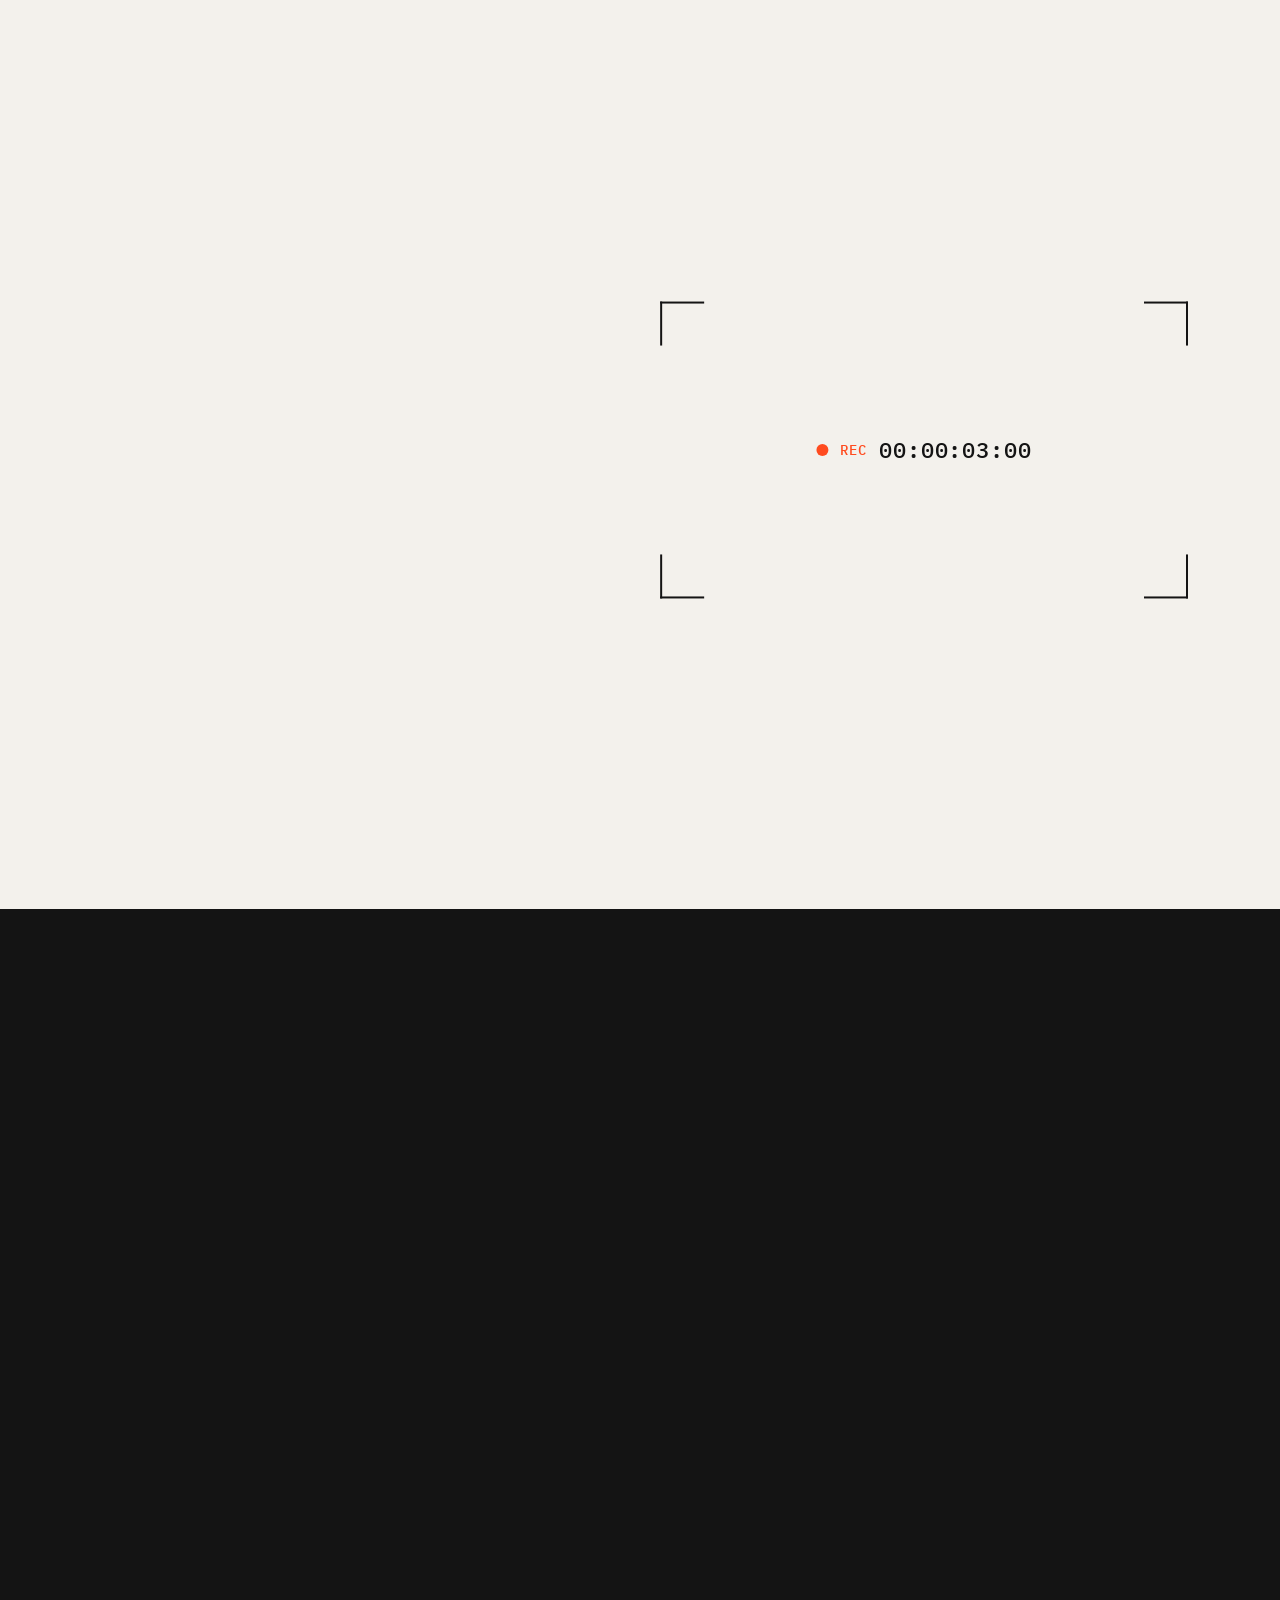
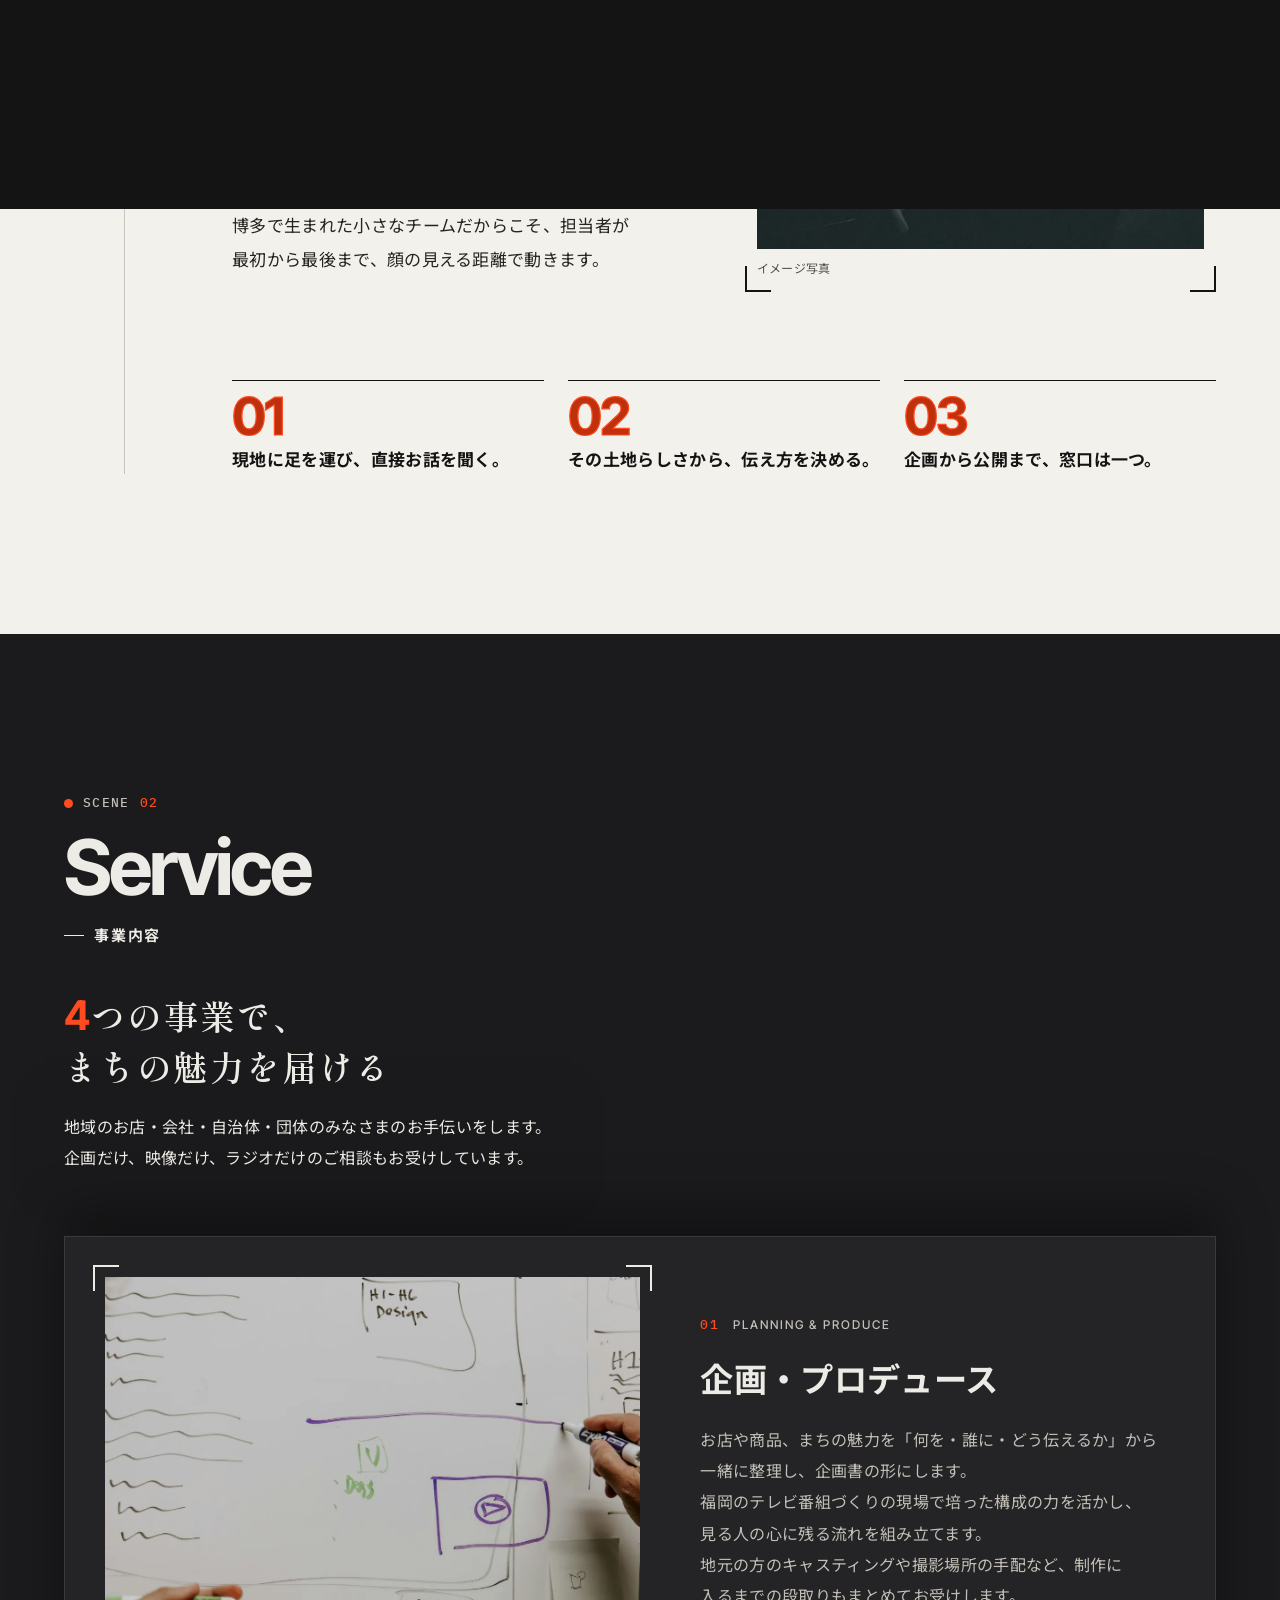
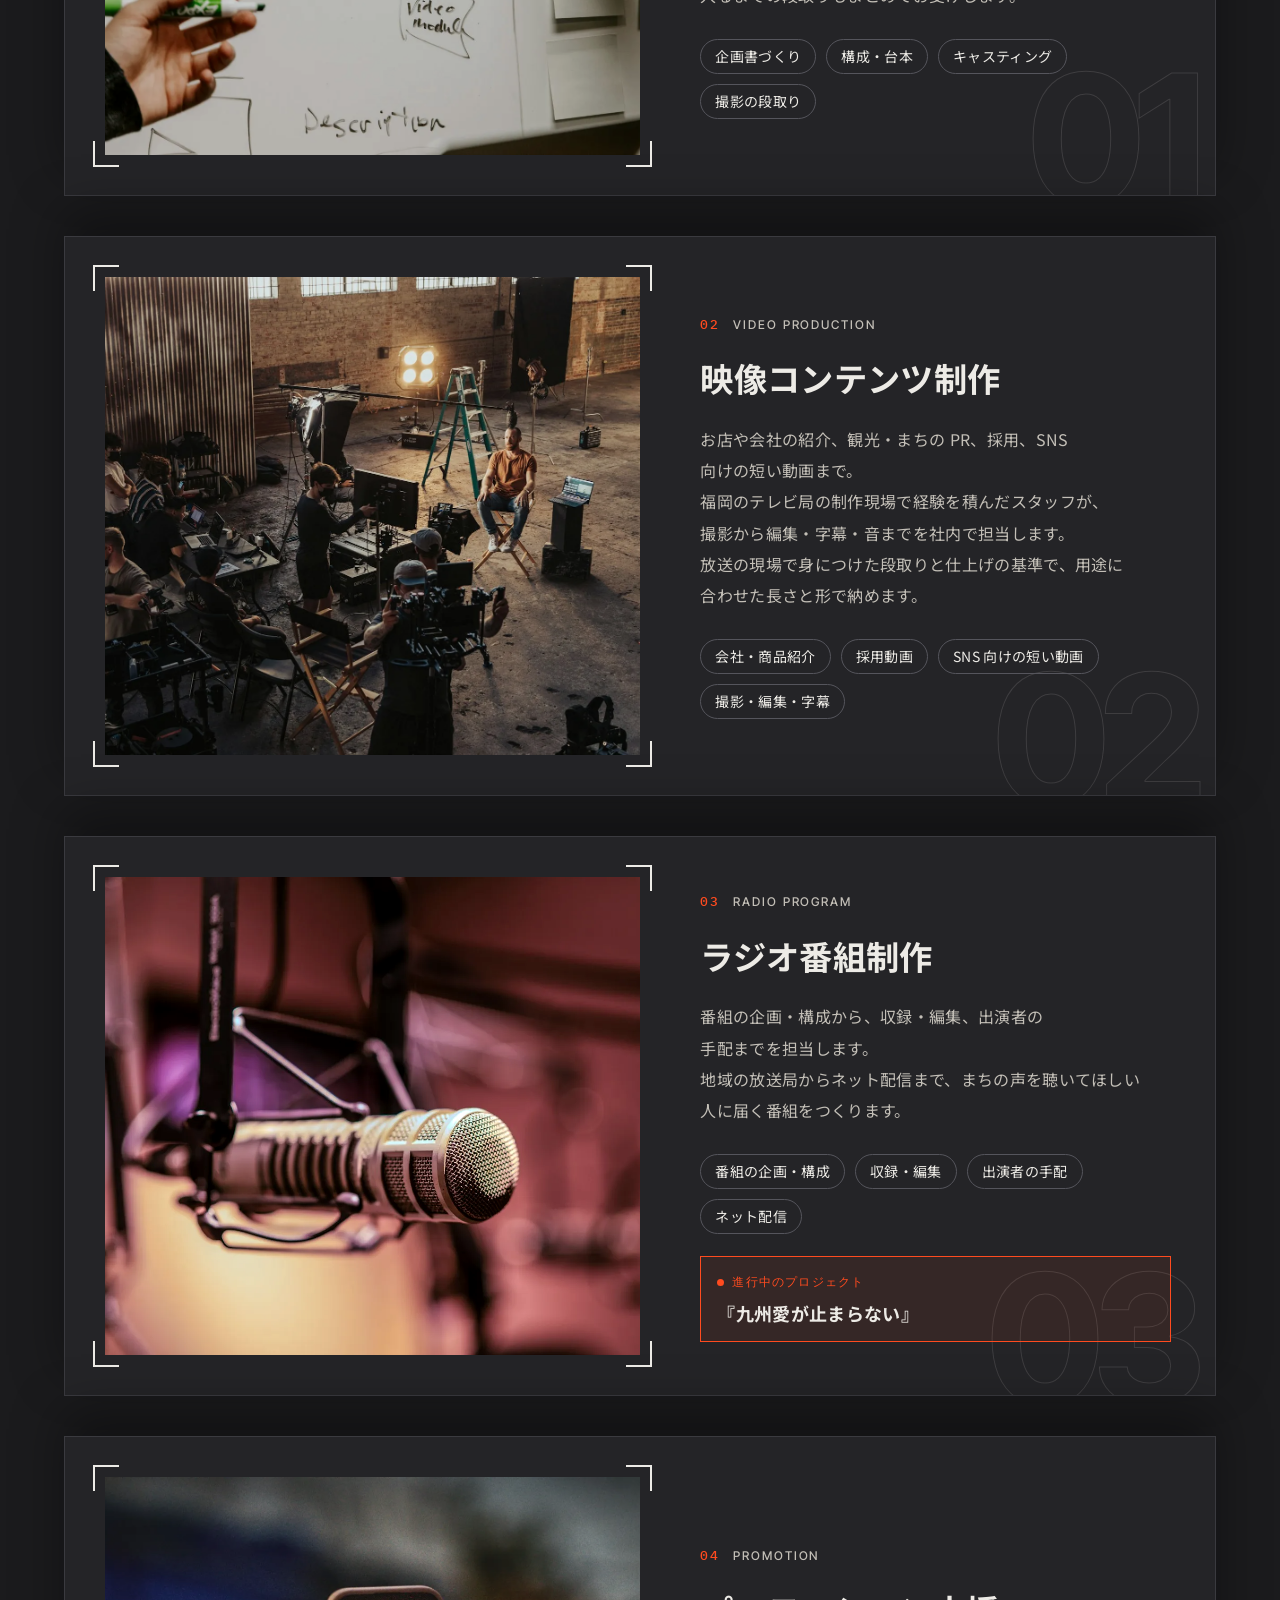
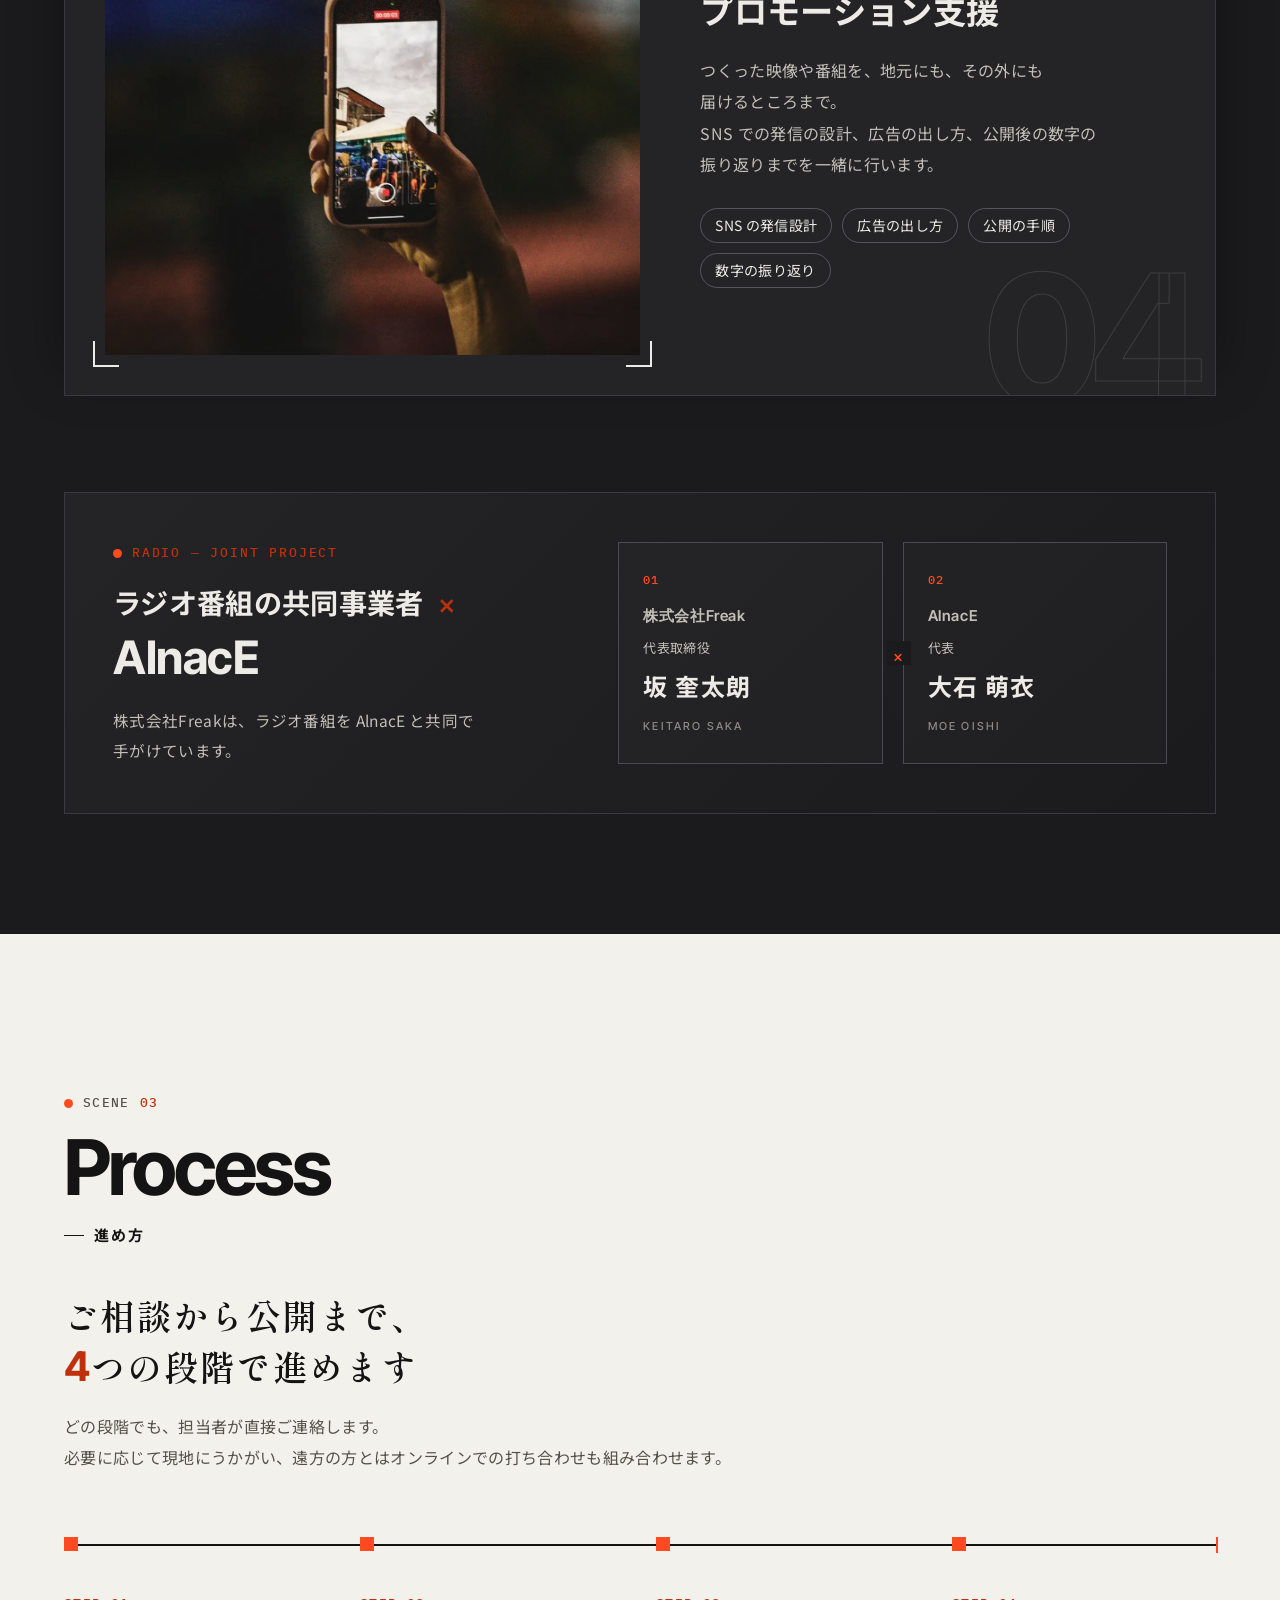
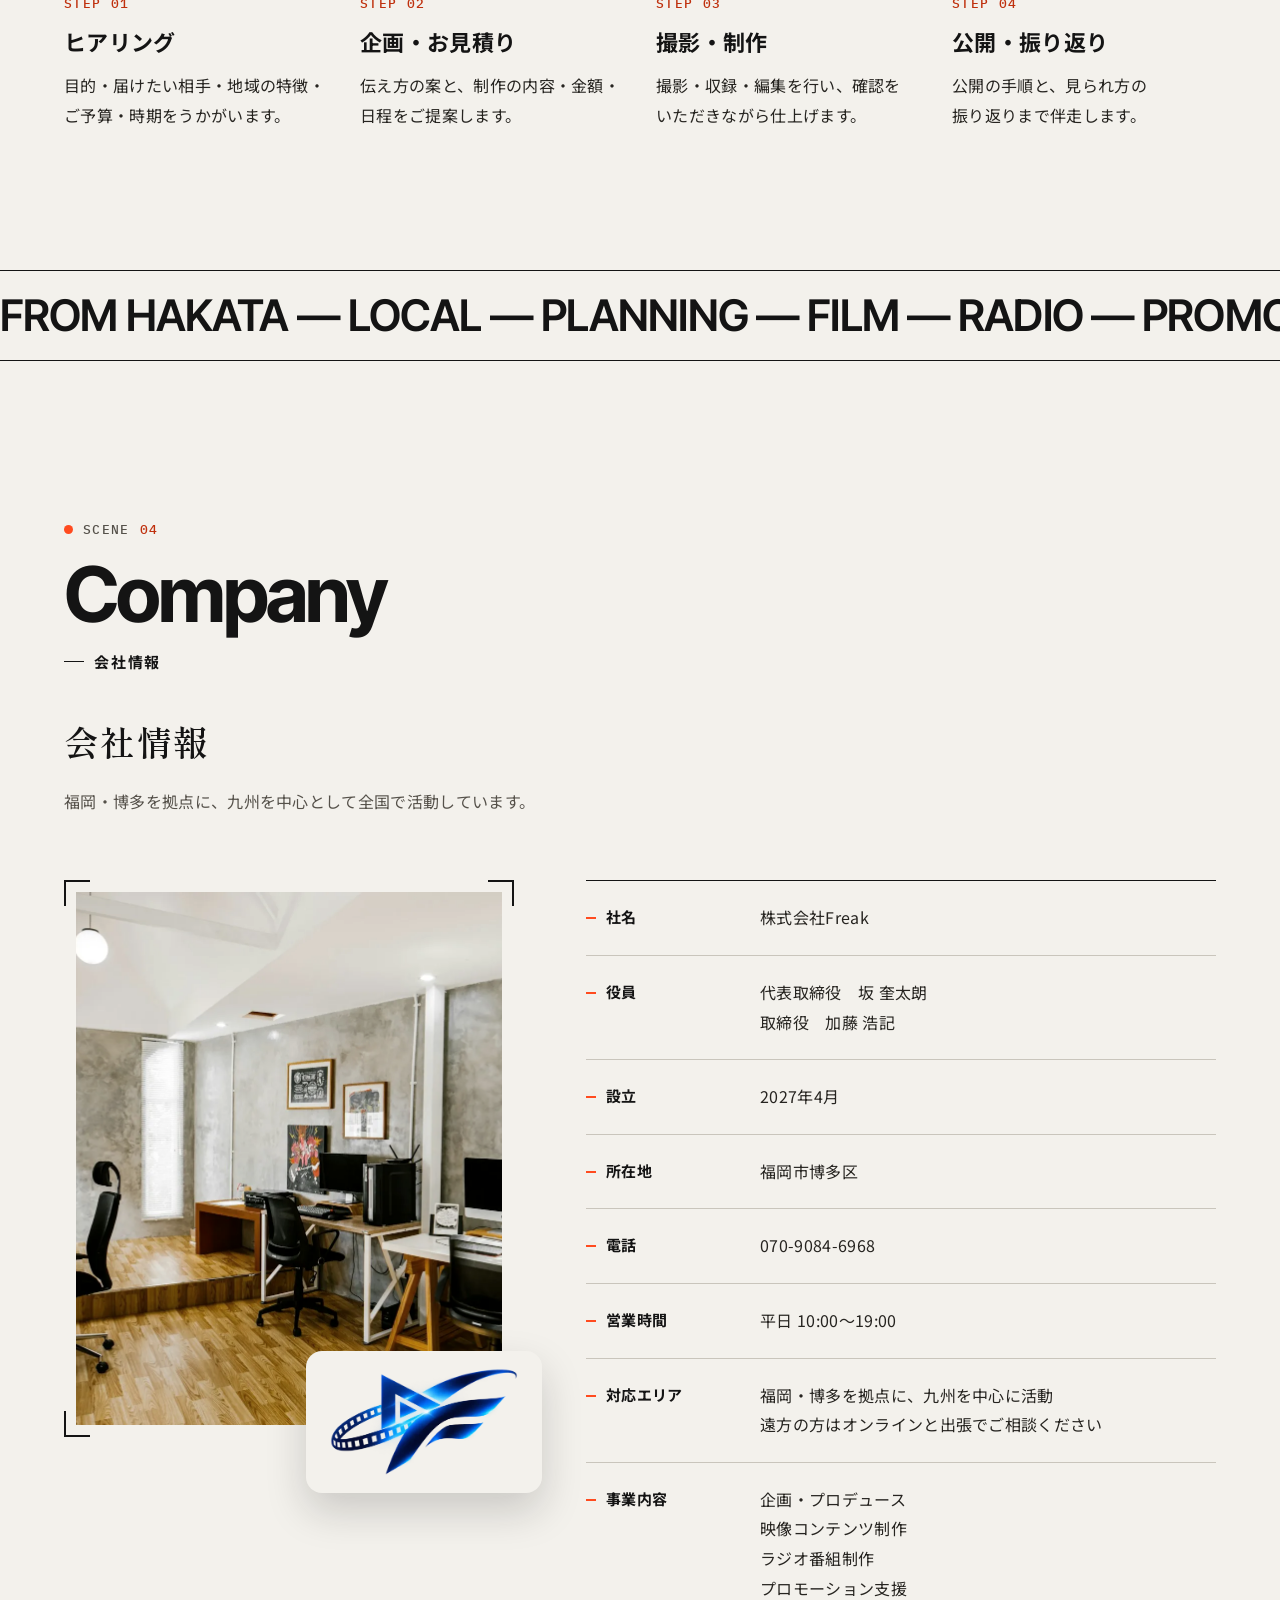
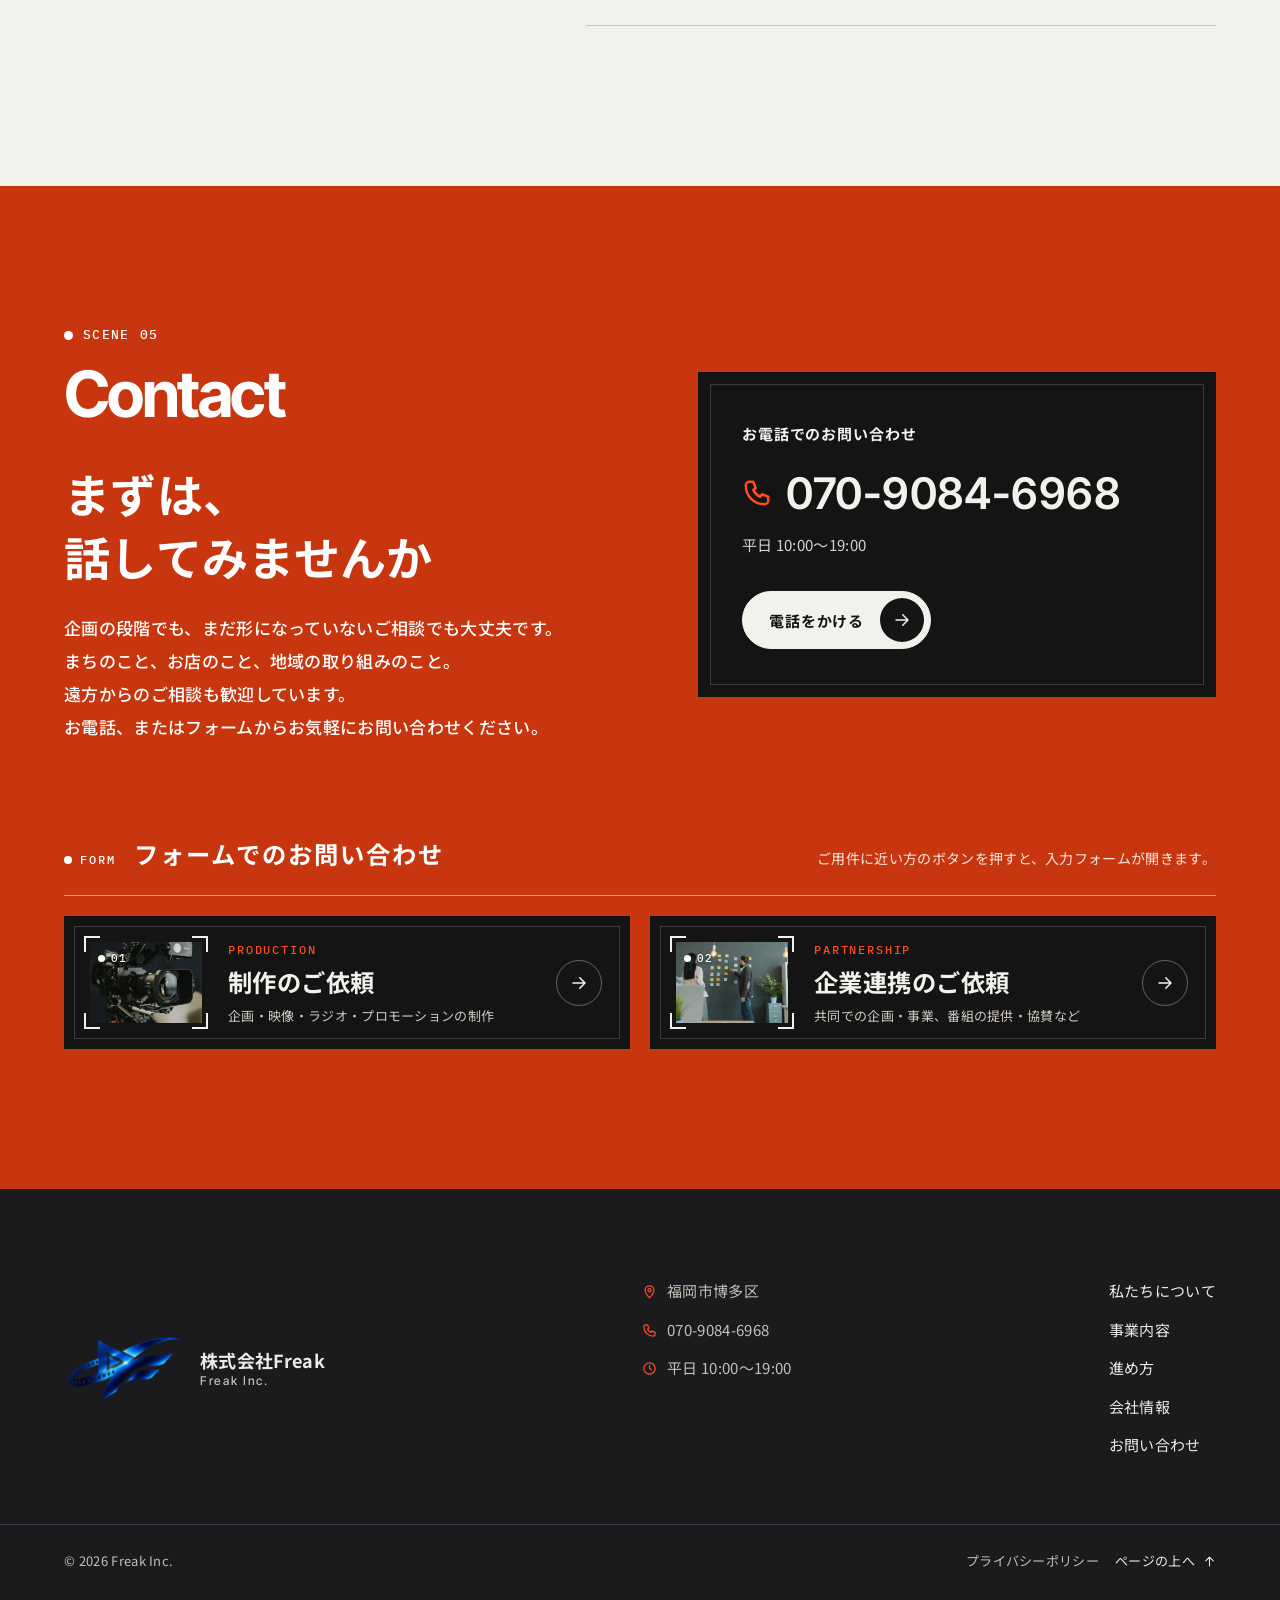
<file: index.html>
<!doctype html>
<html lang="ja">
<head>
<meta charset="UTF-8">
<meta name="robots" content="noindex,nofollow">
<meta name="viewport" content="width=device-width, initial-scale=1">
<title>福岡・博多の企画・映像・ラジオ番組制作 | 株式会社Freak</title>
<meta name="description" content="株式会社Freakは、福岡・博多を拠点に、地域に寄り添う企画・映像制作・ラジオ番組制作・プロモーション支援を行う会社です。まちのお店や会社の取り組みの魅力を企画し、映像やラジオで形にして、届けるところまでを一つのチームでお手伝いします。福岡・博多を拠点に、九州を中心として全国へ伺います。">
<link rel="canonical" href="https://freak-inc.co.jp/">
<meta property="og:site_name" content="株式会社Freak">
<meta property="og:title" content="福岡・博多の企画・映像・ラジオ番組制作 | 株式会社Freak">
<meta property="og:description" content="株式会社Freakは、福岡・博多を拠点に、地域に寄り添う企画・映像制作・ラジオ番組制作・プロモーション支援を行う会社です。まちのお店や会社の取り組みの魅力を企画し、映像やラジオで形にして、届けるところまでを一つのチームでお手伝いします。福岡・博多を拠点に、九州を中心として全国へ伺います。">
<meta property="og:type" content="website">
<meta property="og:url" content="https://freak-inc.co.jp/">
<meta property="og:image" content="https://freak-inc.co.jp/ogp.jpg">
<meta property="og:image:width" content="1200">
<meta property="og:image:height" content="630">
<meta property="og:locale" content="ja_JP">
<meta name="twitter:card" content="summary_large_image">
<link rel="icon" href="favicon.ico" sizes="any">
<link rel="icon" type="image/png" sizes="32x32" href="favicon-32.png">
<link rel="icon" type="image/png" sizes="16x16" href="favicon-16.png">
<link rel="apple-touch-icon" href="apple-touch-icon.png">
<link rel="manifest" href="site.webmanifest">
<meta name="theme-color" content="#F3F1EC">
<script type="application/ld+json">{"@context": "https://schema.org", "@graph": [{"@type": "Organization", "@id": "https://freak-inc.co.jp/#org", "name": "株式会社Freak", "alternateName": "Freak Inc.", "url": "https://freak-inc.co.jp/", "logo": "https://freak-inc.co.jp/icon-512.png", "image": "https://freak-inc.co.jp/ogp.jpg", "telephone": "+81-70-9084-6968", "address": {"@type": "PostalAddress", "addressRegion": "福岡県", "addressLocality": "福岡市博多区", "addressCountry": "JP"}}, {"@type": "WebSite", "@id": "https://freak-inc.co.jp/#site", "url": "https://freak-inc.co.jp/", "name": "株式会社Freak", "inLanguage": "ja", "publisher": {"@id": "https://freak-inc.co.jp/#org"}}]}</script>
<link rel="preload" as="font" type="font/woff2" crossorigin href="theme/assets/fonts/notosansjp-c419647e81.woff2">
<link rel="preload" as="font" type="font/woff2" crossorigin href="theme/assets/fonts/shipporimincho-75be2f1555.woff2">
<link rel="stylesheet" href="theme/assets/main.css?v=20261127235315">
<link rel="stylesheet" href="theme/assets/extra.css?v=20261127235315">
</head>
<body class="home page tpl-freak">

<div class="intro" id="intro" aria-hidden="true">
	<div class="intro-tc"><span class="intro-rec"></span><span class="intro-rec-t"><span class="cms-field-p_label_rec" data-cms-name="録画中の表示" data-cms-group="メニュー">REC</span></span><span class="intro-time" id="introTime" data-cms-auto>00:00:00:00</span></div>
	<span class="intro-corner c-tl"></span><span class="intro-corner c-tr"></span><span class="intro-corner c-bl"></span><span class="intro-corner c-br"></span>
	<div class="intro-curtain" id="introCurtain"></div>
</div>

<header id="hdr" class="site-header">
	<a href="index.html" class="brand">
				<span class="brand-logo cms-field-p_logo_visual"><img src="site/photos/logo.webp" alt="株式会社Freak ロゴ" width="1000" height="551"></span>
				<span class="brand-text">
			<span class="brand-name cms-field-p_site_name">株式会社Freak</span>
						<small class="brand-sub cms-field-p_site_name_en">Freak Inc.</small>
					</span>
	</a>

		<nav class="nav-links" aria-label="メニュー">
				<a href="#home-statement"><span class="cms-field-p_label_nav_home_statement" data-cms-name="メニューの名前" data-cms-group="メニュー" data-cms-note="ヘッダーとフッターに出ます">私たちについて</span></a>
				<a href="#home-service"><span class="cms-field-p_label_nav_home_service" data-cms-name="メニューの名前" data-cms-group="メニュー" data-cms-note="ヘッダーとフッターに出ます">事業内容</span></a>
				<a href="#home-process"><span class="cms-field-p_label_nav_home_process" data-cms-name="メニューの名前" data-cms-group="メニュー" data-cms-note="ヘッダーとフッターに出ます">進め方</span></a>
				<a href="#home-kihon"><span class="cms-field-p_label_nav_home_kihon" data-cms-name="メニューの名前" data-cms-group="メニュー" data-cms-note="ヘッダーとフッターに出ます">会社情報</span></a>
			</nav>
	
	<div class="hdr-rec" aria-hidden="true"><span class="rec-dot"></span><span class="hdr-rec-t"><span class="cms-field-p_label_rec" data-cms-name="録画中の表示" data-cms-group="メニュー">REC</span></span></div>

	<a href="#home-cta" class="nav-contact"><span class="cms-field-p_label_nav_contact" data-cms-name="ヘッダーのボタン" data-cms-group="メニュー">お問い合わせ</span></a>

	<button class="menu-btn" id="menuBtn" type="button" aria-label="メニュー" aria-expanded="false" aria-controls="mnav"><span></span><span></span></button>
</header>

<nav class="mobile-nav" id="mnav" aria-label="メニュー（スマホ）">
	<div class="mnav-in">
				<a href="#home-statement"><span class="mnav-no" data-cms-auto>01</span><span class="cms-field-p_label_nav_home_statement" data-cms-name="メニューの名前" data-cms-group="メニュー" data-cms-note="ヘッダーとフッターに出ます">私たちについて</span></a>
				<a href="#home-service"><span class="mnav-no" data-cms-auto>02</span><span class="cms-field-p_label_nav_home_service" data-cms-name="メニューの名前" data-cms-group="メニュー" data-cms-note="ヘッダーとフッターに出ます">事業内容</span></a>
				<a href="#home-process"><span class="mnav-no" data-cms-auto>03</span><span class="cms-field-p_label_nav_home_process" data-cms-name="メニューの名前" data-cms-group="メニュー" data-cms-note="ヘッダーとフッターに出ます">進め方</span></a>
				<a href="#home-kihon"><span class="mnav-no" data-cms-auto>04</span><span class="cms-field-p_label_nav_home_kihon" data-cms-name="メニューの名前" data-cms-group="メニュー" data-cms-note="ヘッダーとフッターに出ます">会社情報</span></a>
				<a href="#home-cta"><span class="mnav-no" data-cms-auto>05</span><span class="cms-field-p_label_nav_home_cta" data-cms-name="メニューの名前" data-cms-group="メニュー" data-cms-note="ヘッダーとフッターに出ます">お問い合わせ</span></a>
						<a class="mnav-tel" href="tel:07090846968"><i class="wpp-ico wpp-ico-tel" aria-hidden="true"></i><span class="cms-field-p_business_phone">070-9084-6968</span></a>
			</div>
</nav>

<main id="main">
<section class="sec sec-fv bg-paper" id="home-fv">
	<div class="fv-grid" aria-hidden="true"></div>
		<div class="fv-silk" aria-hidden="true"><div class="fv-silk-in">
		<svg class="silk silk-3" viewBox="0 0 2880 900" preserveAspectRatio="none" focusable="false"><defs><linearGradient id="silk-g3" gradientUnits="userSpaceOnUse" x1="0" y1="0" x2="1440" y2="0" spreadMethod="repeat"><stop offset="0" stop-color="#F3F3F1"/><stop offset=".3" stop-color="#DEE2EA"/><stop offset=".6" stop-color="#FFFFFF"/><stop offset=".8" stop-color="#E2E5EC"/><stop offset="1" stop-color="#F3F3F1"/></linearGradient></defs><path fill="url(#silk-g3)" d="M0,600 Q90,601 135,603 Q180,606 225,608 Q270,609 315,612 Q360,615 405,624 Q450,632 495,649 Q540,666 585,691 Q630,716 675,743 Q720,770 765,791 Q810,811 855,818 Q900,824 945,814 Q990,803 1035,779 Q1080,755 1125,725 Q1170,696 1215,670 Q1260,644 1305,628 Q1350,612 1395,606 Q1440,600 1485,601 Q1530,601 1575,603 Q1620,606 1665,608 Q1710,609 1755,612 Q1800,615 1845,624 Q1890,632 1935,649 Q1980,666 2025,691 Q2070,716 2115,743 Q2160,770 2205,791 Q2250,811 2295,818 Q2340,824 2385,814 Q2430,803 2475,779 Q2520,755 2565,725 Q2610,696 2655,670 Q2700,644 2745,628 Q2790,612 2835,606 L2880,600 L2880,784 Q2790,785 2745,794 Q2700,803 2655,821 Q2610,839 2565,861 Q2520,883 2475,902 Q2430,920 2385,928 Q2340,935 2295,929 Q2250,922 2205,904 Q2160,886 2115,865 Q2070,843 2025,825 Q1980,807 1935,798 Q1890,789 1845,788 Q1800,787 1755,790 Q1710,792 1665,794 Q1620,795 1575,793 Q1530,790 1485,787 Q1440,784 1395,784 Q1350,785 1305,794 Q1260,803 1215,821 Q1170,839 1125,861 Q1080,883 1035,902 Q990,920 945,928 Q900,935 855,929 Q810,922 765,904 Q720,886 675,865 Q630,843 585,825 Q540,807 495,798 Q450,789 405,788 Q360,787 315,790 Q270,792 225,794 Q180,795 135,793 Q90,790 45,787 L0,784 Z"/></svg>
		<svg class="silk silk-1" viewBox="0 0 2880 900" preserveAspectRatio="none" focusable="false"><defs><linearGradient id="silk-g1" gradientUnits="userSpaceOnUse" x1="0" y1="0" x2="1440" y2="0" spreadMethod="repeat"><stop offset="0" stop-color="#FFFFFF"/><stop offset=".25" stop-color="#E7E9EE"/><stop offset=".5" stop-color="#FFFFFF"/><stop offset=".78" stop-color="#D3D9E6"/><stop offset="1" stop-color="#FFFFFF"/></linearGradient></defs><path fill="url(#silk-g1)" d="M0,416 Q90,486 135,507 Q180,527 225,534 Q270,541 315,540 Q360,539 405,535 Q450,531 495,527 Q540,523 585,514 Q630,506 675,488 Q720,471 765,442 Q810,412 855,374 Q900,336 945,299 Q990,262 1035,238 Q1080,214 1125,212 Q1170,210 1215,232 Q1260,254 1305,293 Q1350,331 1395,374 Q1440,416 1485,451 Q1530,486 1575,507 Q1620,527 1665,534 Q1710,541 1755,540 Q1800,539 1845,535 Q1890,531 1935,527 Q1980,523 2025,514 Q2070,506 2115,488 Q2160,471 2205,442 Q2250,412 2295,374 Q2340,336 2385,299 Q2430,262 2475,238 Q2520,214 2565,212 Q2610,210 2655,232 Q2700,254 2745,293 Q2790,331 2835,374 L2880,416 L2880,651 Q2790,571 2745,531 Q2700,490 2655,462 Q2610,434 2565,427 Q2520,419 2475,431 Q2430,444 2385,470 Q2340,495 2295,523 Q2250,551 2205,574 Q2160,596 2115,611 Q2070,626 2025,636 Q1980,646 1935,657 Q1890,668 1845,681 Q1800,694 1755,706 Q1710,719 1665,724 Q1620,728 1575,718 Q1530,707 1485,679 Q1440,651 1395,611 Q1350,571 1305,531 Q1260,490 1215,462 Q1170,434 1125,427 Q1080,419 1035,431 Q990,444 945,470 Q900,495 855,523 Q810,551 765,574 Q720,596 675,611 Q630,626 585,636 Q540,646 495,657 Q450,668 405,681 Q360,694 315,706 Q270,719 225,724 Q180,728 135,718 Q90,707 45,679 L0,651 Z"/></svg>
		<svg class="silk silk-2" viewBox="0 0 2880 900" preserveAspectRatio="none" focusable="false"><defs><linearGradient id="silk-g2" gradientUnits="userSpaceOnUse" x1="0" y1="0" x2="1440" y2="0" spreadMethod="repeat"><stop offset="0" stop-color="#E6E9F0"/><stop offset=".35" stop-color="#FFFFFF"/><stop offset=".7" stop-color="#CDD6EC"/><stop offset="1" stop-color="#E6E9F0"/></linearGradient></defs><path fill="url(#silk-g2)" d="M0,302 Q90,260 135,237 Q180,215 225,196 Q270,177 315,162 Q360,148 405,139 Q450,130 495,125 Q540,119 585,118 Q630,117 675,120 Q720,124 765,135 Q810,145 855,163 Q900,181 945,205 Q990,228 1035,253 Q1080,278 1125,298 Q1170,317 1215,327 Q1260,337 1305,334 Q1350,331 1395,316 Q1440,302 1485,281 Q1530,260 1575,237 Q1620,215 1665,196 Q1710,177 1755,162 Q1800,148 1845,139 Q1890,130 1935,125 Q1980,119 2025,118 Q2070,117 2115,120 Q2160,124 2205,135 Q2250,145 2295,163 Q2340,181 2385,205 Q2430,228 2475,253 Q2520,278 2565,298 Q2610,317 2655,327 Q2700,337 2745,334 Q2790,331 2835,316 L2880,302 L2880,376 Q2790,383 2745,382 Q2700,381 2655,375 Q2610,370 2565,361 Q2520,352 2475,338 Q2430,323 2385,304 Q2340,285 2295,263 Q2250,240 2205,219 Q2160,198 2115,184 Q2070,169 2025,166 Q1980,163 1935,173 Q1890,183 1845,202 Q1800,222 1755,247 Q1710,272 1665,295 Q1620,319 1575,337 Q1530,355 1485,365 Q1440,376 1395,380 Q1350,383 1305,382 Q1260,381 1215,375 Q1170,370 1125,361 Q1080,352 1035,338 Q990,323 945,304 Q900,285 855,263 Q810,240 765,219 Q720,198 675,184 Q630,169 585,166 Q540,163 495,173 Q450,183 405,202 Q360,222 315,247 Q270,272 225,295 Q180,319 135,337 Q90,355 45,365 L0,376 Z"/></svg>
	</div></div>
	<div class="fv-in">
		<div class="fv-copy">
						<p class="fv-eyebrow fv-up cms-field-p_home_fv_eyebrow">博多から、地域に寄り添う企画・映像・ラジオの会社</p>
						<h1 class="fv-title cms-field-p_home_fv_title"><em class="v-i0 ln"><b class="ln-in">地域の魅力を、</b><br></em><em class="v-i1 ln"><b class="ln-in">企画し、</b><br></em><em class="v-i2 ln"><b class="ln-in">形にして、届ける</b></em></h1>
									<p class="fv-lead fv-up cms-field-p_home_fv_lead">株式会社Freakは、博多で生まれた企画・制作のチームです。<br />
まちのお店や会社の取り組みに寄り添い、企画から映像・ラジオ番組の制作、届けるためのプロモーションまでを一つのチームで担います。<br />
福岡・博多を拠点に、九州を中心として全国へ出向いてお手伝いします。</p>
						<div class="fv-btns fv-up">
				<a class="btn " href="#home-service"><span class="btn-txt cms-field-p_label_fv_btn1" data-cms-name="最初の画面のボタン 1" data-cms-group="メイン画面">事業内容を見る</span><span class="btn-dot" aria-hidden="true"><span class="btn-fill"></span><i class="wpp-ico wpp-ico-arrow-right btn-ico" aria-hidden="true"></i></span></a>				<a class="btn btn-line" href="#home-cta"><span class="btn-txt cms-field-p_label_fv_btn2" data-cms-name="最初の画面のボタン 2" data-cms-group="メイン画面">お問い合わせ</span><span class="btn-dot" aria-hidden="true"><span class="btn-fill"></span><i class="wpp-ico wpp-ico-arrow-right btn-ico" aria-hidden="true"></i></span></a>			</div>
		</div>

		<div class="fv-stage">
			<div class="vf" id="vf">
				<div class="vf-screen">
										<div class="vf-shot is-cur cms-field-p_home_fv_visual">
						<img class="vf-img" src="site/photos/fv-1.webp" alt="" width="1800" height="1202" fetchpriority="high">					</div>
										<div class="vf-shot cms-field-p_label_fv2_visual">
						<img class="vf-img" src="site/photos/fv-2.webp" alt="" width="1800" height="1200" loading="eager">					</div>
										<div class="vf-shot cms-field-p_label_fv3_visual">
						<img class="vf-img" src="site/photos/fv-3.webp" alt="" width="1800" height="1200" loading="eager">					</div>
										<div class="vf-shot cms-field-p_label_fv4_visual">
						<img class="vf-img" src="site/photos/fv-4.webp" alt="" width="1800" height="1201" loading="eager">					</div>
										<span class="vf-scan" aria-hidden="true"></span>
					<span class="vf-sh vf-sh-t" aria-hidden="true"></span><span class="vf-sh vf-sh-b" aria-hidden="true"></span>
				</div>
				<span class="vf-c c-tl" aria-hidden="true"></span><span class="vf-c c-tr" aria-hidden="true"></span><span class="vf-c c-bl" aria-hidden="true"></span><span class="vf-c c-br" aria-hidden="true"></span>
				<div class="vf-hud vf-hud-tl" aria-hidden="true"><span class="rec-dot"></span><span class="cms-field-p_label_rec" data-cms-name="録画中の表示" data-cms-group="メニュー">REC</span> <span class="vf-time" id="vfTime" data-cms-auto>00:00:03:00</span></div>
				<div class="vf-hud vf-hud-tr" aria-hidden="true"><span class="cms-field-p_label_vf_spec" data-cms-name="ファインダー右上の表示" data-cms-group="メイン画面">4K ／ 24fps</span></div>
				<div class="vf-hud vf-hud-bl" aria-hidden="true"><span class="cms-field-p_label_vf_place" data-cms-name="ファインダー左下の表示" data-cms-group="メイン画面">FUKUOKA ／ HAKATA</span></div>
				<div class="vf-hud vf-hud-br" aria-hidden="true"><span class="vf-cnt" data-cms-auto><b id="vfNo">1</b>/4</span></div>
			</div>

						<figure class="win win-1">
				<div class="win-ph cms-field-p_label_win1_visual"><img class="win-img" src="site/photos/win-plan.webp" alt="" width="900" height="506" loading="eager"></div>
				<figcaption class="win-cap"><span class="cms-field-p_label_win1" data-cms-name="小窓のラベル 1" data-cms-group="メイン画面">PLANNING</span></figcaption>
			</figure>
						<figure class="win win-2">
				<div class="win-ph cms-field-p_label_win2_visual"><img class="win-img" src="site/photos/win-shoot.webp" alt="" width="900" height="600" loading="eager"></div>
				<figcaption class="win-cap"><span class="cms-field-p_label_win2" data-cms-name="小窓のラベル 2" data-cms-group="メイン画面">SHOOTING</span></figcaption>
			</figure>
						<figure class="win win-3">
				<div class="win-ph cms-field-p_label_win3_visual"><img class="win-img" src="site/photos/win-promo.webp" alt="" width="900" height="600" loading="eager"></div>
				<figcaption class="win-cap"><span class="cms-field-p_label_win3" data-cms-name="小窓のラベル 3" data-cms-group="メイン画面">PROMOTION</span></figcaption>
			</figure>
					</div>
	</div>
	<a class="fv-scroll" href="#home-statement"><span class="cms-field-p_label_scroll" data-cms-name="スクロールの案内" data-cms-group="メイン画面">SCROLL</span><span class="fv-scroll-bar" aria-hidden="true"></span></a>
</section>
<section class="sec sec-statement bg-paper" id="home-statement">
	<div class="wrap st-grid">
		<div class="st-side" aria-hidden="true"><span class="st-no" data-cms-auto>01</span><span class="st-line"></span></div>
		<div class="st-main">
				<div class="sec-head ">
		<p class="sec-scene"><span class="rec-dot" aria-hidden="true"></span><span class="cms-field-p_label_scene" data-cms-name="場面番号の前の文字" data-cms-group="メニュー・ボタン・小さな見出し" data-cms-note="全場面に出ます">SCENE</span> <span class="sec-no" data-cms-auto>01</span><span class="sec-en"><span class="cms-field-p_label_en_home_statement" data-cms-name="英語のラベル" data-cms-group="私たちについて">About</span></span></p>
				<p class="sec-eyebrow cms-field-p_home_statement_eyebrow">私たちについて</p>
						<h2 class="sec-title reveal cms-field-p_home_statement_title"><em class="v-i0 ln"><b class="ln-in">地域の「<b class="t-mark">いいもの</b>」を、</b><br></em><em class="v-i1 ln"><b class="ln-in">「<b class="t-mark">見られるもの</b>」に</b></em></h2>
						<p class="sec-lead cms-field-p_home_statement_lead">地域の可能性を、<br />
人と企業のつながりからカタチにする。</p>
			</div>
				<div class="st-cols">
								<div class="st-body reveal"><p class="cms-field-p_home_statement_body">どのまちにも、まだ知られていない良い商品やお店、人、取り組みがあります。<br />
けれど、知られなければ選ばれません。<br />
Freakは、その土地に足を運び、話を聞くところから始めます。<br />
お客さまの想いを一緒に整理し、映像やラジオにして、見てほしい人・聴いてほしい人に届くまでを一つの流れで考えます。<br />
<br />
博多で生まれた小さなチームだからこそ、担当者が最初から最後まで、顔の見える距離で動きます。</p></div>
								<figure class="frame st-fig reveal">
					<div class="frame-ph cms-field-p_home_statement_visual"><img class="frame-img" src="site/photos/about.webp" alt="" width="1600" height="809" loading="lazy"></div>
					<span class="vf-c c-tl" aria-hidden="true"></span><span class="vf-c c-tr" aria-hidden="true"></span><span class="vf-c c-bl" aria-hidden="true"></span><span class="vf-c c-br" aria-hidden="true"></span>
					<figcaption class="frame-cap"><span class="cms-field-p_label_st_cap" data-cms-name="写真の注記" data-cms-group="私たちについて">イメージ写真</span></figcaption>
				</figure>
			</div>
			<ul class="st-promise">
				<li class="reveal"><span class="pr-no" data-cms-auto>01</span><span class="cms-field-p_label_promise1" data-cms-name="約束 1" data-cms-group="私たちについて">現地に足を運び、直接お話を聞く。</span></li>
				<li class="reveal"><span class="pr-no" data-cms-auto>02</span><span class="cms-field-p_label_promise2" data-cms-name="約束 2" data-cms-group="私たちについて">その土地らしさから、伝え方を決める。</span></li>
				<li class="reveal"><span class="pr-no" data-cms-auto>03</span><span class="cms-field-p_label_promise3" data-cms-name="約束 3" data-cms-group="私たちについて">企画から公開まで、窓口は一つ。</span></li>
			</ul>
		</div>
	</div>
</section>
<section class="sec sec-service bg-dark" id="home-service">
		<div class="sv-bg" aria-hidden="true"><div class="sv-bg-stage"><canvas class="svdots"></canvas></div></div>
	<div class="wrap">
			<div class="sec-head on-dark">
		<p class="sec-scene"><span class="rec-dot" aria-hidden="true"></span><span class="cms-field-p_label_scene" data-cms-name="場面番号の前の文字" data-cms-group="メニュー・ボタン・小さな見出し" data-cms-note="全場面に出ます">SCENE</span> <span class="sec-no" data-cms-auto>02</span><span class="sec-en"><span class="cms-field-p_label_en_home_service" data-cms-name="英語のラベル" data-cms-group="事業内容">Service</span></span></p>
				<p class="sec-eyebrow cms-field-p_home_service_eyebrow">事業内容</p>
						<h2 class="sec-title reveal cms-field-p_home_service_title"><em class="v-i0 ln"><b class="ln-in"><b class="t-num">4</b>つの事業で、</b><br></em><em class="v-i1 ln"><b class="ln-in">まちの魅力を届ける</b></em></h2>
						<p class="sec-lead cms-field-p_home_service_lead">地域のお店・会社・自治体・団体のみなさまのお手伝いをします。<br />
企画だけ、映像だけ、ラジオだけのご相談もお受けしています。</p>
			</div>
		</div>
		<div class="wrap sv-stack">
				<article class="v-n0 sv-card">
			<figure class="frame sv-fig">
				<div class="frame-ph cms-field-i100_visual"><img class="frame-img" src="site/photos/svc-plan.webp" alt="" loading="lazy" width="1600" height="900"></div>
				<span class="vf-c c-tl" aria-hidden="true"></span><span class="vf-c c-tr" aria-hidden="true"></span><span class="vf-c c-bl" aria-hidden="true"></span><span class="vf-c c-br" aria-hidden="true"></span>
			</figure>
			<div class="sv-body">
				<p class="sv-no"><span data-cms-auto>01</span><span class="sv-en cms-field-i100_lead">PLANNING & PRODUCE</span></p>
				<h3 class="sv-title cms-field-i100_title">企画・プロデュース</h3>
								<p class="sv-text cms-field-i100_summary">お店や商品、まちの魅力を「何を・誰に・どう伝えるか」から一緒に整理し、企画書の形にします。<br />
福岡のテレビ番組づくりの現場で培った構成の力を活かし、見る人の心に残る流れを組み立てます。<br />
地元の方のキャスティングや撮影場所の手配など、制作に入るまでの段取りもまとめてお受けします。</p>
												<ul class="sv-tags">
										<li><span class="cms-field-p_label_sv1_tag1" data-cms-name="できること 1" data-cms-group="事業内容：企画・プロデュース">企画書づくり</span></li>
										<li><span class="cms-field-p_label_sv1_tag2" data-cms-name="できること 2" data-cms-group="事業内容：企画・プロデュース">構成・台本</span></li>
										<li><span class="cms-field-p_label_sv1_tag3" data-cms-name="できること 3" data-cms-group="事業内容：企画・プロデュース">キャスティング</span></li>
										<li><span class="cms-field-p_label_sv1_tag4" data-cms-name="できること 4" data-cms-group="事業内容：企画・プロデュース">撮影の段取り</span></li>
									</ul>
											</div>
		</article>
				<article class="v-n1 sv-card">
			<figure class="frame sv-fig">
				<div class="frame-ph cms-field-i101_visual"><img class="frame-img" src="site/photos/svc-film.webp" alt="" loading="lazy" width="1600" height="900"></div>
				<span class="vf-c c-tl" aria-hidden="true"></span><span class="vf-c c-tr" aria-hidden="true"></span><span class="vf-c c-bl" aria-hidden="true"></span><span class="vf-c c-br" aria-hidden="true"></span>
			</figure>
			<div class="sv-body">
				<p class="sv-no"><span data-cms-auto>02</span><span class="sv-en cms-field-i101_lead">VIDEO PRODUCTION</span></p>
				<h3 class="sv-title cms-field-i101_title">映像コンテンツ制作</h3>
								<p class="sv-text cms-field-i101_summary">お店や会社の紹介、観光・まちの PR、採用、SNS 向けの短い動画まで。<br />
福岡のテレビ局の制作現場で経験を積んだスタッフが、撮影から編集・字幕・音までを社内で担当します。<br />
放送の現場で身につけた段取りと仕上げの基準で、用途に合わせた長さと形で納めます。</p>
												<ul class="sv-tags">
										<li><span class="cms-field-p_label_sv2_tag1" data-cms-name="できること 1" data-cms-group="事業内容：映像コンテンツ制作">会社・商品紹介</span></li>
										<li><span class="cms-field-p_label_sv2_tag2" data-cms-name="できること 2" data-cms-group="事業内容：映像コンテンツ制作">採用動画</span></li>
										<li><span class="cms-field-p_label_sv2_tag3" data-cms-name="できること 3" data-cms-group="事業内容：映像コンテンツ制作">SNS 向けの短い動画</span></li>
										<li><span class="cms-field-p_label_sv2_tag4" data-cms-name="できること 4" data-cms-group="事業内容：映像コンテンツ制作">撮影・編集・字幕</span></li>
									</ul>
											</div>
		</article>
				<article class="v-n2 sv-card">
			<figure class="frame sv-fig">
				<div class="frame-ph cms-field-i102_visual"><img class="frame-img" src="site/photos/svc-radio.webp" alt="" loading="lazy" width="1600" height="900"></div>
				<span class="vf-c c-tl" aria-hidden="true"></span><span class="vf-c c-tr" aria-hidden="true"></span><span class="vf-c c-bl" aria-hidden="true"></span><span class="vf-c c-br" aria-hidden="true"></span>
			</figure>
			<div class="sv-body">
				<p class="sv-no"><span data-cms-auto>03</span><span class="sv-en cms-field-i102_lead">RADIO PROGRAM</span></p>
				<h3 class="sv-title cms-field-i102_title">ラジオ番組制作</h3>
								<p class="sv-text cms-field-i102_summary">番組の企画・構成から、収録・編集、出演者の手配までを担当します。<br />
地域の放送局からネット配信まで、まちの声を聴いてほしい人に届く番組をつくります。</p>
												<ul class="sv-tags">
										<li><span class="cms-field-p_label_sv3_tag1" data-cms-name="できること 1" data-cms-group="事業内容：ラジオ番組制作">番組の企画・構成</span></li>
										<li><span class="cms-field-p_label_sv3_tag2" data-cms-name="できること 2" data-cms-group="事業内容：ラジオ番組制作">収録・編集</span></li>
										<li><span class="cms-field-p_label_sv3_tag3" data-cms-name="できること 3" data-cms-group="事業内容：ラジオ番組制作">出演者の手配</span></li>
										<li><span class="cms-field-p_label_sv3_tag4" data-cms-name="できること 4" data-cms-group="事業内容：ラジオ番組制作">ネット配信</span></li>
									</ul>
												<div class="sv-now">
					<p class="sv-now-label"><span class="rec-dot" aria-hidden="true"></span><span class="cms-field-p_label_sv_now_label" data-cms-name="進行中のプロジェクトの見出し" data-cms-group="事業内容">進行中のプロジェクト</span></p>
					<ul class="sv-now-list cms-field-p_label_sv3_now" data-cms-name="進行中のプロジェクト（1行に1件）" data-cms-group="事業内容：ラジオ番組制作">
												<li>九州愛が止まらない</li>
											</ul>
				</div>
							</div>
		</article>
				<article class="v-n3 sv-card">
			<figure class="frame sv-fig">
				<div class="frame-ph cms-field-i103_visual"><img class="frame-img" src="site/photos/svc-promo.webp" alt="" loading="lazy" width="1600" height="900"></div>
				<span class="vf-c c-tl" aria-hidden="true"></span><span class="vf-c c-tr" aria-hidden="true"></span><span class="vf-c c-bl" aria-hidden="true"></span><span class="vf-c c-br" aria-hidden="true"></span>
			</figure>
			<div class="sv-body">
				<p class="sv-no"><span data-cms-auto>04</span><span class="sv-en cms-field-i103_lead">PROMOTION</span></p>
				<h3 class="sv-title cms-field-i103_title">プロモーション支援</h3>
								<p class="sv-text cms-field-i103_summary">つくった映像や番組を、地元にも、その外にも届けるところまで。<br />
SNS での発信の設計、広告の出し方、公開後の数字の振り返りまでを一緒に行います。</p>
												<ul class="sv-tags">
										<li><span class="cms-field-p_label_sv4_tag1" data-cms-name="できること 1" data-cms-group="事業内容：プロモーション支援">SNS の発信設計</span></li>
										<li><span class="cms-field-p_label_sv4_tag2" data-cms-name="できること 2" data-cms-group="事業内容：プロモーション支援">広告の出し方</span></li>
										<li><span class="cms-field-p_label_sv4_tag3" data-cms-name="できること 3" data-cms-group="事業内容：プロモーション支援">公開の手順</span></li>
										<li><span class="cms-field-p_label_sv4_tag4" data-cms-name="できること 4" data-cms-group="事業内容：プロモーション支援">数字の振り返り</span></li>
									</ul>
											</div>
		</article>
			</div>
	
		<div class="wrap sv-partner reveal" id="partner">
		<div class="pt-head">
			<p class="pt-eyebrow"><span class="rec-dot" aria-hidden="true"></span><span class="cms-field-p_label_pt_eyebrow" data-cms-name="共同事業の英語ラベル" data-cms-group="事業内容：共同事業">RADIO ― JOINT PROJECT</span></p>
			<h3 class="pt-title"><span class="cms-field-p_label_pt_title" data-cms-name="共同事業の見出し" data-cms-group="事業内容：共同事業">ラジオ番組の共同事業者</span><span class="pt-x" aria-hidden="true" data-cms-auto>×</span><span class="pt-name"><span class="cms-field-p_label_pt_partner" data-cms-name="共同事業者の社名" data-cms-group="事業内容：共同事業" data-cms-note="綴りは AlnacE">AlnacE</span></span></h3>
			<p class="pt-lead"><span class="cms-field-p_label_pt_lead" data-cms-name="共同事業の説明" data-cms-group="事業内容：共同事業">株式会社Freakは、ラジオ番組を AlnacE と共同で手がけています。</span></p>
		</div>
		<ul class="pt-people">
						<li class="pt-card">
				<p class="pt-no" data-cms-auto>01</p>
				<p class="pt-org"><span class="cms-field-p_label_pt1_org" data-cms-name="所属 1" data-cms-group="事業内容：共同事業">株式会社Freak</span></p>
				<p class="pt-person"><span class="pt-role"><span class="cms-field-p_label_pt1_role" data-cms-name="肩書き 1" data-cms-group="事業内容：共同事業">代表取締役</span></span><span class="pt-pname"><span class="cms-field-p_label_pt1_name" data-cms-name="名前 1" data-cms-group="事業内容：共同事業">坂 奎太朗</span></span></p>
				<p class="pt-en"><span class="cms-field-p_label_pt1_en" data-cms-name="名前の英語表記 1" data-cms-group="事業内容：共同事業">KEITARO SAKA</span></p>
			</li>
						<li class="pt-card">
				<p class="pt-no" data-cms-auto>02</p>
				<p class="pt-org"><span class="cms-field-p_label_pt2_org" data-cms-name="所属 2" data-cms-group="事業内容：共同事業">AlnacE</span></p>
				<p class="pt-person"><span class="pt-role"><span class="cms-field-p_label_pt2_role" data-cms-name="肩書き 2" data-cms-group="事業内容：共同事業">代表</span></span><span class="pt-pname"><span class="cms-field-p_label_pt2_name" data-cms-name="名前 2" data-cms-group="事業内容：共同事業">大石 萌衣</span></span></p>
				<p class="pt-en"><span class="cms-field-p_label_pt2_en" data-cms-name="名前の英語表記 2" data-cms-group="事業内容：共同事業">MOE OISHI</span></p>
			</li>
					</ul>
	</div>
</section>
<section class="sec sec-process bg-paper" id="home-process">
	<div class="wrap">
			<div class="sec-head ">
		<p class="sec-scene"><span class="rec-dot" aria-hidden="true"></span><span class="cms-field-p_label_scene" data-cms-name="場面番号の前の文字" data-cms-group="メニュー・ボタン・小さな見出し" data-cms-note="全場面に出ます">SCENE</span> <span class="sec-no" data-cms-auto>03</span><span class="sec-en"><span class="cms-field-p_label_en_home_process" data-cms-name="英語のラベル" data-cms-group="進め方">Process</span></span></p>
				<p class="sec-eyebrow cms-field-p_home_process_eyebrow">進め方</p>
						<h2 class="sec-title reveal cms-field-p_home_process_title"><em class="v-i0 ln"><b class="ln-in">ご相談から公開まで、</b><br></em><em class="v-i1 ln"><b class="ln-in"><b class="t-num">4</b>つの段階で進めます</b></em></h2>
						<p class="sec-lead cms-field-p_home_process_lead">どの段階でも、担当者が直接ご連絡します。<br />
必要に応じて現地にうかがい、遠方の方とはオンラインでの打ち合わせも組み合わせます。</p>
			</div>
					<div class="tl" id="tl">
			<div class="tl-ruler" aria-hidden="true"><span class="tl-bar" id="tlBar"></span><span class="tl-head" id="tlHead"></span></div>
			<ol class="tl-list">
								<li class="v-i0 tl-item reveal">
					<span class="tl-mark" aria-hidden="true"></span>
										<span class="tl-meta cms-field-i104_meta">STEP 01</span>
										<h3 class="tl-title cms-field-i104_title">ヒアリング</h3>
										<p class="tl-text cms-field-i104_body">目的・届けたい相手・地域の特徴・ご予算・時期をうかがいます。</p>
									</li>
								<li class="v-i1 tl-item reveal">
					<span class="tl-mark" aria-hidden="true"></span>
										<span class="tl-meta cms-field-i105_meta">STEP 02</span>
										<h3 class="tl-title cms-field-i105_title">企画・お見積り</h3>
										<p class="tl-text cms-field-i105_body">伝え方の案と、制作の内容・金額・日程をご提案します。</p>
									</li>
								<li class="v-i2 tl-item reveal">
					<span class="tl-mark" aria-hidden="true"></span>
										<span class="tl-meta cms-field-i106_meta">STEP 03</span>
										<h3 class="tl-title cms-field-i106_title">撮影・制作</h3>
										<p class="tl-text cms-field-i106_body">撮影・収録・編集を行い、確認をいただきながら仕上げます。</p>
									</li>
								<li class="v-i3 tl-item reveal">
					<span class="tl-mark" aria-hidden="true"></span>
										<span class="tl-meta cms-field-i107_meta">STEP 04</span>
										<h3 class="tl-title cms-field-i107_title">公開・振り返り</h3>
										<p class="tl-text cms-field-i107_body">公開の手順と、見られ方の振り返りまで伴走します。</p>
									</li>
							</ol>
		</div>
			</div>
	<div class="mq" aria-hidden="true">
		<div class="mq-track">
						<span class="mq-unit"><span class="cms-field-p_label_marquee" data-cms-name="流れる帯の文字" data-cms-group="進め方">FROM HAKATA ― LOCAL ― PLANNING ― FILM ― RADIO ― PROMOTION ―</span></span>
						<span class="mq-unit"><span class="cms-field-p_label_marquee" data-cms-name="流れる帯の文字" data-cms-group="進め方">FROM HAKATA ― LOCAL ― PLANNING ― FILM ― RADIO ― PROMOTION ―</span></span>
						<span class="mq-unit"><span class="cms-field-p_label_marquee" data-cms-name="流れる帯の文字" data-cms-group="進め方">FROM HAKATA ― LOCAL ― PLANNING ― FILM ― RADIO ― PROMOTION ―</span></span>
						<span class="mq-unit"><span class="cms-field-p_label_marquee" data-cms-name="流れる帯の文字" data-cms-group="進め方">FROM HAKATA ― LOCAL ― PLANNING ― FILM ― RADIO ― PROMOTION ―</span></span>
					</div>
	</div>
</section>
<section class="sec sec-kihon bg-paper" id="home-kihon">
	<div class="wrap">
			<div class="sec-head ">
		<p class="sec-scene"><span class="rec-dot" aria-hidden="true"></span><span class="cms-field-p_label_scene" data-cms-name="場面番号の前の文字" data-cms-group="メニュー・ボタン・小さな見出し" data-cms-note="全場面に出ます">SCENE</span> <span class="sec-no" data-cms-auto>04</span><span class="sec-en"><span class="cms-field-p_label_en_home_kihon" data-cms-name="英語のラベル" data-cms-group="会社情報">Company</span></span></p>
				<p class="sec-eyebrow cms-field-p_home_kihon_eyebrow">会社情報</p>
						<h2 class="sec-title reveal cms-field-p_home_kihon_title"><em class="v-i0 ln"><b class="ln-in">会社情報</b></em></h2>
						<p class="sec-lead cms-field-p_home_kihon_lead">福岡・博多を拠点に、九州を中心として全国で活動しています。</p>
			</div>
			<div class="kh-grid">
			<div class="kh-visual reveal">
				<figure class="frame kh-fig">
					<div class="frame-ph cms-field-p_home_kihon_visual"><img class="frame-img" src="site/photos/company.webp" alt="" width="1600" height="1067" loading="lazy"></div>
					<span class="vf-c c-tl" aria-hidden="true"></span><span class="vf-c c-tr" aria-hidden="true"></span><span class="vf-c c-bl" aria-hidden="true"></span><span class="vf-c c-br" aria-hidden="true"></span>
				</figure>
								<div class="kh-logo cms-field-p_logo_visual"><img src="site/photos/logo.webp" alt="ロゴ" width="1000" height="551" loading="lazy"></div>
							</div>
			<dl class="kh-list reveal">
												<div class="kh-row">
					<dt><span class="cms-field-p_label_kh_site_name" data-cms-name="項目名：社名" data-cms-group="会社情報">社名</span></dt>
					<dd><span class="cms-field-p_site_name">株式会社Freak</span></dd>
				</div>
												<div class="kh-row">
					<dt><span class="cms-field-p_label_kh_business_representative_name" data-cms-name="項目名：役員" data-cms-group="会社情報">役員</span></dt>
					<dd><span class="cms-field-p_business_representative_name">代表取締役　坂 奎太朗<br />
取締役　加藤 浩記</span></dd>
				</div>
												<div class="kh-row">
					<dt><span class="cms-field-p_label_kh_business_founded" data-cms-name="項目名：設立" data-cms-group="会社情報">設立</span></dt>
					<dd><span class="cms-field-p_business_founded">2027年4月</span></dd>
				</div>
												<div class="kh-row">
					<dt><span class="cms-field-p_label_kh_business_address" data-cms-name="項目名：所在地" data-cms-group="会社情報">所在地</span></dt>
					<dd><span class="cms-field-p_business_address">福岡市博多区</span></dd>
				</div>
												<div class="kh-row">
					<dt><span class="cms-field-p_label_kh_business_phone" data-cms-name="項目名：電話" data-cms-group="会社情報">電話</span></dt>
					<dd><span class="cms-field-p_business_phone">070-9084-6968</span></dd>
				</div>
												<div class="kh-row">
					<dt><span class="cms-field-p_label_kh_business_hours" data-cms-name="項目名：営業時間" data-cms-group="会社情報">営業時間</span></dt>
					<dd><span class="cms-field-p_business_hours">平日 10:00〜19:00</span></dd>
				</div>
												<div class="kh-row">
					<dt><span class="cms-field-p_label_kh_business_service_area" data-cms-name="項目名：対応エリア" data-cms-group="会社情報">対応エリア</span></dt>
					<dd><span class="cms-field-p_business_service_area">福岡・博多を拠点に、九州を中心に活動<br />
遠方の方はオンラインと出張でご相談ください</span></dd>
				</div>
								<div class="kh-row">
					<dt><span class="cms-field-p_label_kh_business" data-cms-name="項目名：事業内容" data-cms-group="会社情報">事業内容</span></dt>
					<dd><span class="cms-field-p_label_kh_business_v" data-cms-name="事業内容の一覧" data-cms-group="会社情報">企画・プロデュース<br />
映像コンテンツ制作<br />
ラジオ番組制作<br />
プロモーション支援</span></dd>
				</div>
			</dl>
		</div>
			</div>
</section>
<section class="sec sec-cta bg-rec" id="home-cta">
	<div class="wrap cta-grid">
		<div class="cta-copy">
			<p class="sec-scene"><span class="rec-dot" aria-hidden="true"></span><span class="cms-field-p_label_scene" data-cms-name="場面番号の前の文字" data-cms-group="メニュー・ボタン・小さな見出し" data-cms-note="全場面に出ます">SCENE</span> <span class="sec-no" data-cms-auto>05</span><span class="sec-en"><span class="cms-field-p_label_en_home_cta" data-cms-name="英語のラベル" data-cms-group="お問い合わせ">Contact</span></span></p>
			<h2 class="cta-title reveal cms-field-p_home_cta_title"><em class="v-i0 ln"><b class="ln-in">まずは、</b><br></em><em class="v-i1 ln"><b class="ln-in">話してみませんか</b></em></h2>
						<p class="cta-lead cms-field-p_home_cta_lead">企画の段階でも、まだ形になっていないご相談でも大丈夫です。<br />
まちのこと、お店のこと、地域の取り組みのこと。<br />
遠方からのご相談も歓迎しています。<br />
お電話、またはフォームからお気軽にお問い合わせください。</p>
					</div>
		<div class="cta-box">
			<p class="cta-label"><span class="cms-field-p_label_cta_tel_label" data-cms-name="電話の見出し" data-cms-group="お問い合わせ">お電話でのお問い合わせ</span></p>
			<a class="cta-tel" href="tel:07090846968"><i class="wpp-ico wpp-ico-tel" aria-hidden="true"></i><span class="cms-field-p_business_phone">070-9084-6968</span></a>
						<p class="cta-hours cms-field-p_business_hours">平日 10:00〜19:00</p>
						<a class="btn btn-ink" href="tel:07090846968"><span class="btn-txt cms-field-p_label_cta_btn" data-cms-name="お問い合わせのボタン" data-cms-group="お問い合わせ">電話をかける</span><span class="btn-dot" aria-hidden="true"><span class="btn-fill"></span><i class="wpp-ico wpp-ico-arrow-right btn-ico" aria-hidden="true"></i></span></a>		</div>
	</div>

		<div class="wrap ct-go" id="contact-form">
		<div class="ct-go-panel">
		<div class="ct-go-head">
			<p class="ct-go-kicker"><span class="rec-dot" aria-hidden="true"></span><span class="cms-field-p_label_form_kicker" data-cms-name="フォームの英語ラベル" data-cms-group="お問い合わせフォーム">FORM</span></p>
			<p class="ct-form-head"><span class="cms-field-p_label_form_head" data-cms-name="フォームの見出し" data-cms-group="お問い合わせフォーム">フォームでのお問い合わせ</span></p>
			<p class="ct-go-note"><span class="cms-field-p_label_form_head_note" data-cms-name="フォームの見出しの説明" data-cms-group="お問い合わせフォーム">ご用件に近い方のボタンを押すと、入力フォームが開きます。</span></p>
		</div>
		<div class="ct-go-list">
									<a class="ct-go-btn" href="contact-make/index.html">
				<span class="ct-go-ph">
					<span class="ct-go-img cms-field-p_label_win2_visual"><img class="ct-go-pic" src="site/photos/win-shoot.webp" alt="" width="900" height="600" loading="lazy"></span>
					<span class="vf-c c-tl" aria-hidden="true"></span><span class="vf-c c-tr" aria-hidden="true"></span><span class="vf-c c-bl" aria-hidden="true"></span><span class="vf-c c-br" aria-hidden="true"></span>
					<span class="ct-go-rec" aria-hidden="true"><span class="rec-dot"></span><span data-cms-auto>01</span></span>
				</span>
				<span class="ct-go-body">
					<span class="ct-go-en"><span class="cms-field-p_label_form_en_make" data-cms-name="英語のラベル：制作のご依頼" data-cms-group="お問い合わせフォーム">PRODUCTION</span></span>
					<span class="ct-go-title"><span class="cms-field-p_label_form_tab_make" data-cms-name="フォームの名前：制作のご依頼" data-cms-group="お問い合わせフォーム">制作のご依頼</span></span>
					<span class="ct-go-lead"><span class="cms-field-p_label_form_go_make" data-cms-name="ボタンの説明：制作のご依頼" data-cms-group="お問い合わせフォーム">企画・映像・ラジオ・プロモーションの制作</span></span>
				</span>
				<span class="ct-go-arrow" aria-hidden="true"><span class="btn-fill"></span><i class="wpp-ico wpp-ico-arrow-right btn-ico" aria-hidden="true"></i></span>
			</a>
									<a class="ct-go-btn" href="contact-partner/index.html">
				<span class="ct-go-ph">
					<span class="ct-go-img cms-field-p_label_win1_visual"><img class="ct-go-pic" src="site/photos/win-plan.webp" alt="" width="900" height="506" loading="lazy"></span>
					<span class="vf-c c-tl" aria-hidden="true"></span><span class="vf-c c-tr" aria-hidden="true"></span><span class="vf-c c-bl" aria-hidden="true"></span><span class="vf-c c-br" aria-hidden="true"></span>
					<span class="ct-go-rec" aria-hidden="true"><span class="rec-dot"></span><span data-cms-auto>02</span></span>
				</span>
				<span class="ct-go-body">
					<span class="ct-go-en"><span class="cms-field-p_label_form_en_partner" data-cms-name="英語のラベル：企業連携のご依頼" data-cms-group="お問い合わせフォーム">PARTNERSHIP</span></span>
					<span class="ct-go-title"><span class="cms-field-p_label_form_tab_partner" data-cms-name="フォームの名前：企業連携のご依頼" data-cms-group="お問い合わせフォーム">企業連携のご依頼</span></span>
					<span class="ct-go-lead"><span class="cms-field-p_label_form_go_partner" data-cms-name="ボタンの説明：企業連携のご依頼" data-cms-group="お問い合わせフォーム">共同での企画・事業、番組の提供・協賛など</span></span>
				</span>
				<span class="ct-go-arrow" aria-hidden="true"><span class="btn-fill"></span><i class="wpp-ico wpp-ico-arrow-right btn-ico" aria-hidden="true"></i></span>
			</a>
					</div>
		</div>
	</div>
</section>
</main>

<footer class="site-footer">
	<div class="ft-in">
		<div class="ft-brand">
						<span class="ft-logo cms-field-p_logo_visual"><img src="site/photos/logo.webp" alt="" width="1000" height="551" loading="lazy"></span>
						<p class="ft-name"><span class="cms-field-p_site_name">株式会社Freak</span><small class="cms-field-p_site_name_en">Freak Inc.</small></p>
		</div>

		<address class="ft-info">
			<span class="ft-row"><i class="wpp-ico wpp-ico-map-pin" aria-hidden="true"></i><span class="cms-field-p_business_address">福岡市博多区</span></span>			<a class="ft-row" href="tel:07090846968"><i class="wpp-ico wpp-ico-tel" aria-hidden="true"></i><span class="cms-field-p_business_phone">070-9084-6968</span></a>			<span class="ft-row"><i class="wpp-ico wpp-ico-clock" aria-hidden="true"></i><span class="cms-field-p_business_hours">平日 10:00〜19:00</span></span>		</address>

				<nav class="ft-nav" aria-label="フッターのメニュー">
						<a href="#home-statement"><span class="cms-field-p_label_nav_home_statement" data-cms-name="メニューの名前" data-cms-group="メニュー" data-cms-note="ヘッダーとフッターに出ます">私たちについて</span></a>
						<a href="#home-service"><span class="cms-field-p_label_nav_home_service" data-cms-name="メニューの名前" data-cms-group="メニュー" data-cms-note="ヘッダーとフッターに出ます">事業内容</span></a>
						<a href="#home-process"><span class="cms-field-p_label_nav_home_process" data-cms-name="メニューの名前" data-cms-group="メニュー" data-cms-note="ヘッダーとフッターに出ます">進め方</span></a>
						<a href="#home-kihon"><span class="cms-field-p_label_nav_home_kihon" data-cms-name="メニューの名前" data-cms-group="メニュー" data-cms-note="ヘッダーとフッターに出ます">会社情報</span></a>
						<a href="#home-cta"><span class="cms-field-p_label_nav_home_cta" data-cms-name="メニューの名前" data-cms-group="メニュー" data-cms-note="ヘッダーとフッターに出ます">お問い合わせ</span></a>
					</nav>
			</div>
	<div class="ft-bottom">
		<p class="ft-copy"><span data-cms-auto>© 2026</span> <span class="cms-field-p_site_footer_text">Freak Inc.</span></p>
		<a class="ft-pp" href="privacy/index.html"><span class="cms-field-p_label_ft_privacy" data-cms-name="プライバシーポリシーへのリンク" data-cms-group="フッター">プライバシーポリシー</span></a>
		<a class="ft-top" href="#main"><span class="cms-field-p_label_to_top" data-cms-name="ページの上へ戻るリンク" data-cms-group="フッター">ページの上へ</span><i class="wpp-ico wpp-ico-arrow-up" aria-hidden="true"></i></a>
	</div>
</footer>
<script src="theme/assets/main.js?v=20261127235315"></script>
</body>
</html>
</file>
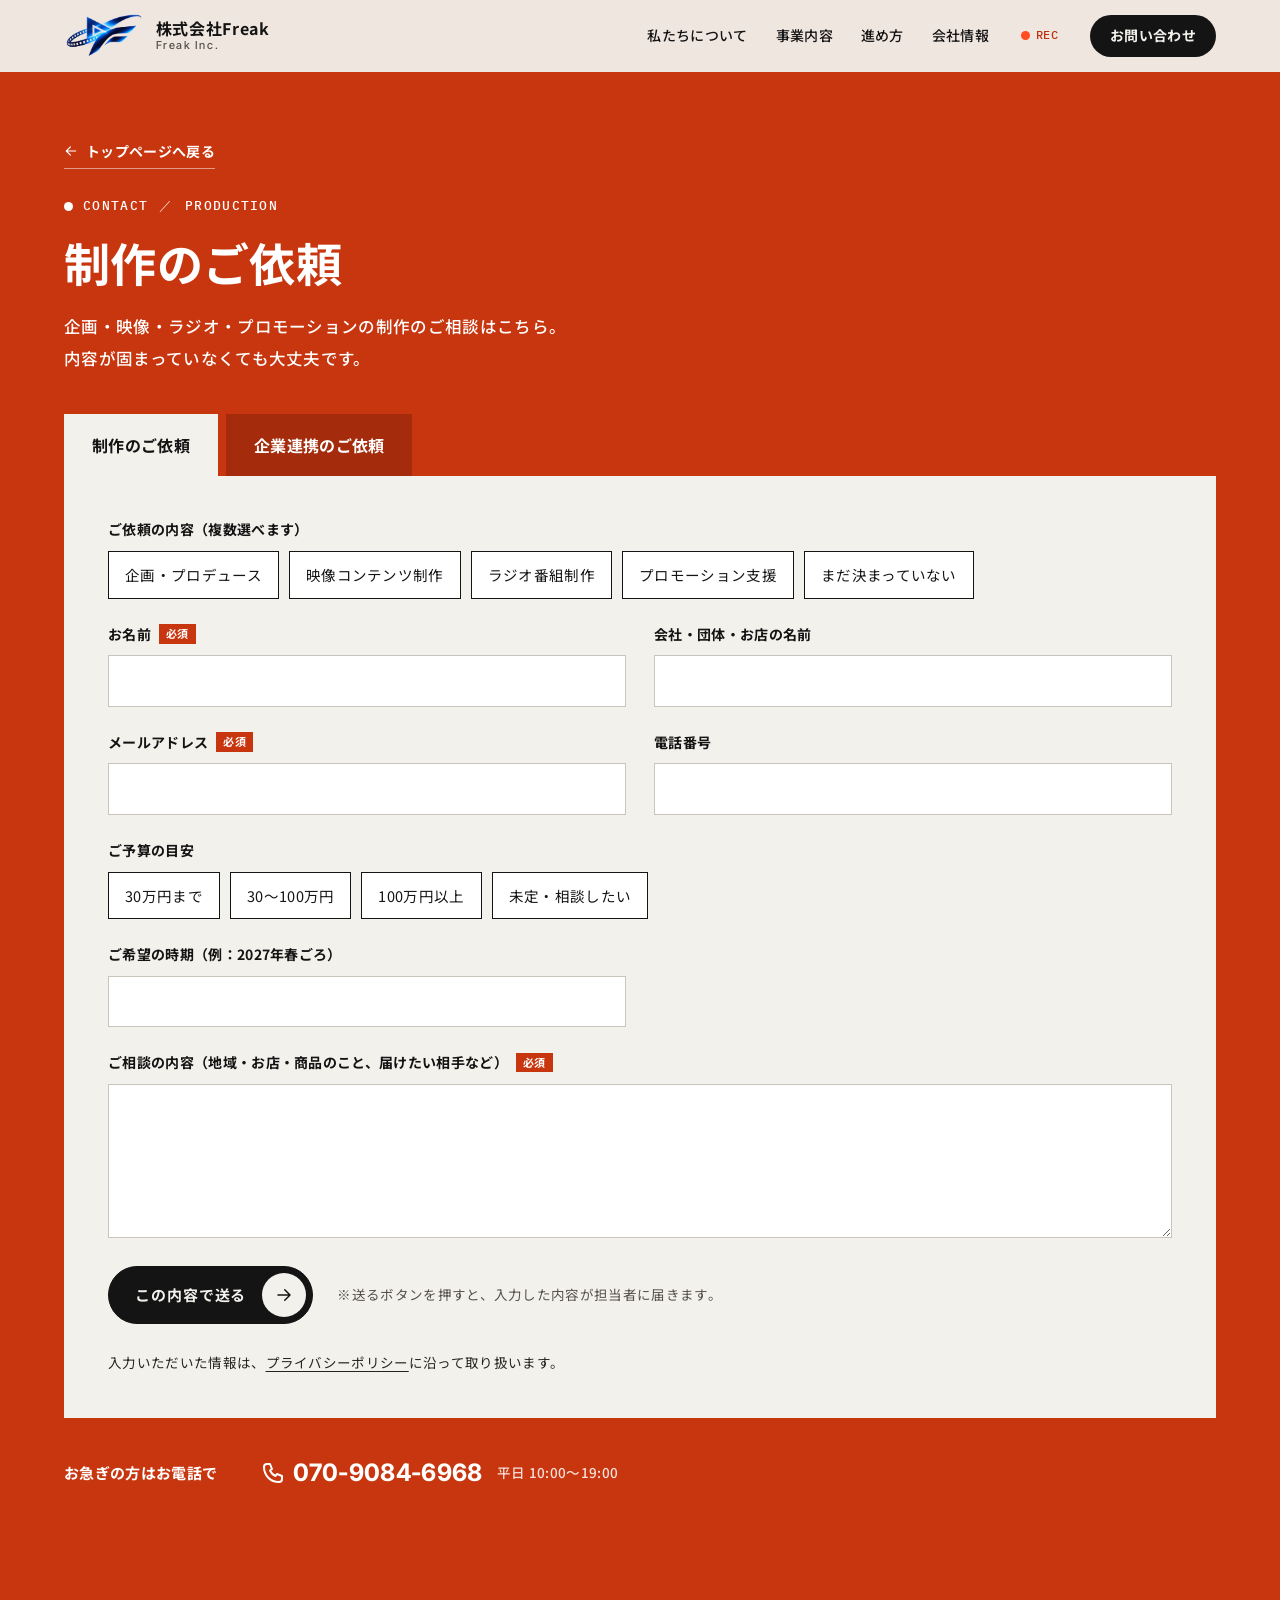
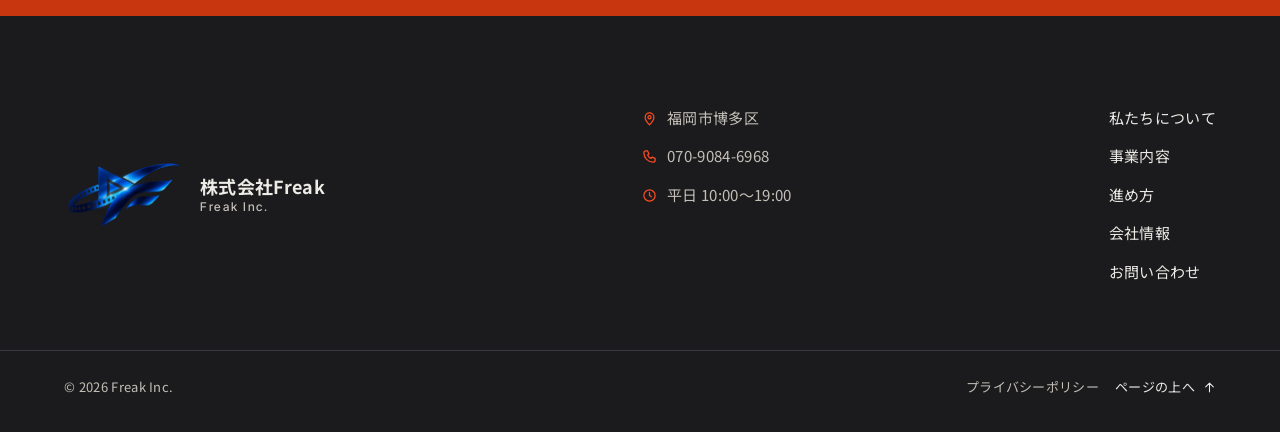
<file: contact-make/index.html>
<!doctype html>
<html lang="ja">
<head>
<meta charset="UTF-8">
<meta name="robots" content="noindex,nofollow">
<meta name="viewport" content="width=device-width, initial-scale=1">
<title>制作のご依頼 | 株式会社Freak</title>
<meta name="description" content="株式会社Freakへの制作のご依頼はこちらのフォームから。企画・プロデュース、映像コンテンツ制作、ラジオ番組制作、プロモーション支援のご相談を受け付けています。内容が固まっていなくても大丈夫です。地域・お店・商品のこと、届けたい相手などをお聞かせください。福岡・博多を拠点に、九州を中心として全国のご相談を承ります。">
<link rel="canonical" href="https://freak-inc.co.jp/contact-make/">
<meta property="og:site_name" content="株式会社Freak">
<meta property="og:title" content="制作のご依頼 | 株式会社Freak">
<meta property="og:description" content="株式会社Freakへの制作のご依頼はこちらのフォームから。企画・プロデュース、映像コンテンツ制作、ラジオ番組制作、プロモーション支援のご相談を受け付けています。内容が固まっていなくても大丈夫です。地域・お店・商品のこと、届けたい相手などをお聞かせください。福岡・博多を拠点に、九州を中心として全国のご相談を承ります。">
<meta property="og:type" content="website">
<meta property="og:url" content="https://freak-inc.co.jp/contact-make/">
<meta property="og:image" content="https://freak-inc.co.jp/ogp.jpg">
<meta property="og:image:width" content="1200">
<meta property="og:image:height" content="630">
<meta property="og:locale" content="ja_JP">
<meta name="twitter:card" content="summary_large_image">
<link rel="icon" href="../favicon.ico" sizes="any">
<link rel="icon" type="image/png" sizes="32x32" href="../favicon-32.png">
<link rel="icon" type="image/png" sizes="16x16" href="../favicon-16.png">
<link rel="apple-touch-icon" href="../apple-touch-icon.png">
<link rel="manifest" href="../site.webmanifest">
<meta name="theme-color" content="#F3F1EC">
<script type="application/ld+json">{"@context": "https://schema.org", "@graph": [{"@type": "Organization", "@id": "https://freak-inc.co.jp/#org", "name": "株式会社Freak", "alternateName": "Freak Inc.", "url": "https://freak-inc.co.jp/", "logo": "https://freak-inc.co.jp/icon-512.png", "image": "https://freak-inc.co.jp/ogp.jpg", "telephone": "+81-70-9084-6968", "address": {"@type": "PostalAddress", "addressRegion": "福岡県", "addressLocality": "福岡市博多区", "addressCountry": "JP"}}, {"@type": "BreadcrumbList", "itemListElement": [{"@type": "ListItem", "position": 1, "name": "トップ", "item": "https://freak-inc.co.jp/"}, {"@type": "ListItem", "position": 2, "name": "制作のご依頼", "item": "https://freak-inc.co.jp/contact-make/"}]}]}</script>
<link rel="preload" as="font" type="font/woff2" crossorigin href="../theme/assets/fonts/notosansjp-c419647e81.woff2">
<link rel="stylesheet" href="../theme/assets/main.css?v=20261127235315">
<link rel="stylesheet" href="../theme/assets/extra.css?v=20261127235315">
</head>
<body class="page tpl-freak">


<header id="hdr" class="site-header">
	<a href="../index.html" class="brand">
				<span class="brand-logo cms-field-p_logo_visual"><img src="../site/photos/logo.webp" alt="株式会社Freak ロゴ" width="1000" height="551"></span>
				<span class="brand-text">
			<span class="brand-name cms-field-p_site_name">株式会社Freak</span>
						<small class="brand-sub cms-field-p_site_name_en">Freak Inc.</small>
					</span>
	</a>

		<nav class="nav-links" aria-label="メニュー">
				<a href="../index.html"><span class="cms-field-p_label_nav_home_statement" data-cms-name="メニューの名前" data-cms-group="メニュー" data-cms-note="ヘッダーとフッターに出ます">私たちについて</span></a>
				<a href="../index.html"><span class="cms-field-p_label_nav_home_service" data-cms-name="メニューの名前" data-cms-group="メニュー" data-cms-note="ヘッダーとフッターに出ます">事業内容</span></a>
				<a href="../index.html"><span class="cms-field-p_label_nav_home_process" data-cms-name="メニューの名前" data-cms-group="メニュー" data-cms-note="ヘッダーとフッターに出ます">進め方</span></a>
				<a href="../index.html"><span class="cms-field-p_label_nav_home_kihon" data-cms-name="メニューの名前" data-cms-group="メニュー" data-cms-note="ヘッダーとフッターに出ます">会社情報</span></a>
			</nav>
	
	<div class="hdr-rec" aria-hidden="true"><span class="rec-dot"></span><span class="hdr-rec-t"><span class="cms-field-p_label_rec" data-cms-name="録画中の表示" data-cms-group="メニュー">REC</span></span></div>

	<a href="../index.html" class="nav-contact"><span class="cms-field-p_label_nav_contact" data-cms-name="ヘッダーのボタン" data-cms-group="メニュー">お問い合わせ</span></a>

	<button class="menu-btn" id="menuBtn" type="button" aria-label="メニュー" aria-expanded="false" aria-controls="mnav"><span></span><span></span></button>
</header>

<nav class="mobile-nav" id="mnav" aria-label="メニュー（スマホ）">
	<div class="mnav-in">
				<a href="../index.html"><span class="mnav-no" data-cms-auto>01</span><span class="cms-field-p_label_nav_home_statement" data-cms-name="メニューの名前" data-cms-group="メニュー" data-cms-note="ヘッダーとフッターに出ます">私たちについて</span></a>
				<a href="../index.html"><span class="mnav-no" data-cms-auto>02</span><span class="cms-field-p_label_nav_home_service" data-cms-name="メニューの名前" data-cms-group="メニュー" data-cms-note="ヘッダーとフッターに出ます">事業内容</span></a>
				<a href="../index.html"><span class="mnav-no" data-cms-auto>03</span><span class="cms-field-p_label_nav_home_process" data-cms-name="メニューの名前" data-cms-group="メニュー" data-cms-note="ヘッダーとフッターに出ます">進め方</span></a>
				<a href="../index.html"><span class="mnav-no" data-cms-auto>04</span><span class="cms-field-p_label_nav_home_kihon" data-cms-name="メニューの名前" data-cms-group="メニュー" data-cms-note="ヘッダーとフッターに出ます">会社情報</span></a>
				<a href="../index.html"><span class="mnav-no" data-cms-auto>05</span><span class="cms-field-p_label_nav_home_cta" data-cms-name="メニューの名前" data-cms-group="メニュー" data-cms-note="ヘッダーとフッターに出ます">お問い合わせ</span></a>
						<a class="mnav-tel" href="tel:07090846968"><i class="wpp-ico wpp-ico-tel" aria-hidden="true"></i><span class="cms-field-p_business_phone">070-9084-6968</span></a>
			</div>
</nav>

<main id="main">
<section class="sec sec-cpage bg-rec" id="contact-make">
	<div class="wrap">
		<a class="cp-back" href="../index.html"><i class="wpp-ico wpp-ico-arrow-left" aria-hidden="true"></i><span class="cms-field-p_label_form_back" data-cms-name="戻るリンク" data-cms-group="お問い合わせフォーム">トップページへ戻る</span></a>
		<p class="sec-scene"><span class="rec-dot" aria-hidden="true"></span><span class="cms-field-p_label_form_en_contact" data-cms-name="英語のラベル（前半）" data-cms-group="お問い合わせフォーム">CONTACT</span><span class="cp-sep" aria-hidden="true"></span><span class="cms-field-p_label_form_en_make" data-cms-name="英語のラベル：制作のご依頼" data-cms-group="お問い合わせフォーム">PRODUCTION</span></p>
		<h1 class="cp-title cms-field-q2_page_contact_title" data-cms-name="ページの見出し" data-cms-group="制作のご依頼">制作のご依頼</h1>
				<p class="cp-lead cms-field-q2_page_contact_lead" data-cms-name="ページの説明" data-cms-group="制作のご依頼">企画・映像・ラジオ・プロモーションの制作のご相談はこちら。<br />
内容が固まっていなくても大丈夫です。</p>
				<nav class="cp-switch" aria-label="お問い合わせの種類">
						<a class="cp-sw is-cur" href="../contact-make/index.html" aria-current="page"><span class="cms-field-p_label_form_tab_make" data-cms-name="フォームの名前：制作のご依頼" data-cms-group="お問い合わせフォーム">制作のご依頼</span></a>
						<a class="cp-sw" href="../contact-partner/index.html"><span class="cms-field-p_label_form_tab_partner" data-cms-name="フォームの名前：企業連携のご依頼" data-cms-group="お問い合わせフォーム">企業連携のご依頼</span></a>
					</nav>
		<div class="ct-panel">
			<form class="ct-fields" action="#" method="post" data-demo="1" data-form="make" data-endpoint="https://script.google.com/macros/s/AKfycbxgOIHmyO74E1agM0dbHS76Qap33Io7q1uDFh0VzlFFe5ZRHz0AFKBVhpiaC3exasnh/exec" novalidate>
		<fieldset class="ct-row ct-wide">
		<legend><span class="cms-field-p_label_form_make_1" data-cms-name="項目名：制作のご依頼 1" data-cms-group="お問い合わせフォーム">ご依頼の内容（複数選べます）</span></legend>
		<div class="ct-checks">
						<label class="ct-check"><input type="checkbox" name="service[]" value="企画・プロデュース"><span class="cms-field-p_label_form_make_1_1" data-cms-name="選択肢：ご依頼の内容（複数選べます） 1" data-cms-group="お問い合わせフォーム">企画・プロデュース</span></label>
						<label class="ct-check"><input type="checkbox" name="service[]" value="映像コンテンツ制作"><span class="cms-field-p_label_form_make_1_2" data-cms-name="選択肢：ご依頼の内容（複数選べます） 2" data-cms-group="お問い合わせフォーム">映像コンテンツ制作</span></label>
						<label class="ct-check"><input type="checkbox" name="service[]" value="ラジオ番組制作"><span class="cms-field-p_label_form_make_1_3" data-cms-name="選択肢：ご依頼の内容（複数選べます） 3" data-cms-group="お問い合わせフォーム">ラジオ番組制作</span></label>
						<label class="ct-check"><input type="checkbox" name="service[]" value="プロモーション支援"><span class="cms-field-p_label_form_make_1_4" data-cms-name="選択肢：ご依頼の内容（複数選べます） 4" data-cms-group="お問い合わせフォーム">プロモーション支援</span></label>
						<label class="ct-check"><input type="checkbox" name="service[]" value="まだ決まっていない"><span class="cms-field-p_label_form_make_1_5" data-cms-name="選択肢：ご依頼の内容（複数選べます） 5" data-cms-group="お問い合わせフォーム">まだ決まっていない</span></label>
					</div>
	</fieldset>
				<label class="ct-row"><span class="ct-lb"><span class="cms-field-p_label_form_make_2" data-cms-name="項目名：制作のご依頼 2" data-cms-group="お問い合わせフォーム">お名前</span><em><span class="cms-field-p_label_form_req" data-cms-name="必須の印" data-cms-group="お問い合わせフォーム">必須</span></em></span><input type="text" name="name" autocomplete="name" required></label>
				<label class="ct-row"><span class="ct-lb"><span class="cms-field-p_label_form_make_3" data-cms-name="項目名：制作のご依頼 3" data-cms-group="お問い合わせフォーム">会社・団体・お店の名前</span></span><input type="text" name="org" autocomplete="organization"></label>
				<label class="ct-row"><span class="ct-lb"><span class="cms-field-p_label_form_make_4" data-cms-name="項目名：制作のご依頼 4" data-cms-group="お問い合わせフォーム">メールアドレス</span><em><span class="cms-field-p_label_form_req" data-cms-name="必須の印" data-cms-group="お問い合わせフォーム">必須</span></em></span><input type="email" name="email" autocomplete="email" required></label>
				<label class="ct-row"><span class="ct-lb"><span class="cms-field-p_label_form_make_5" data-cms-name="項目名：制作のご依頼 5" data-cms-group="お問い合わせフォーム">電話番号</span></span><input type="tel" name="tel" autocomplete="tel"></label>
				<fieldset class="ct-row ct-wide">
		<legend><span class="cms-field-p_label_form_make_6" data-cms-name="項目名：制作のご依頼 6" data-cms-group="お問い合わせフォーム">ご予算の目安</span></legend>
		<div class="ct-checks">
						<label class="ct-check"><input type="radio" name="budget" value="30万円まで"><span class="cms-field-p_label_form_make_6_1" data-cms-name="選択肢：ご予算の目安 1" data-cms-group="お問い合わせフォーム">30万円まで</span></label>
						<label class="ct-check"><input type="radio" name="budget" value="30〜100万円"><span class="cms-field-p_label_form_make_6_2" data-cms-name="選択肢：ご予算の目安 2" data-cms-group="お問い合わせフォーム">30〜100万円</span></label>
						<label class="ct-check"><input type="radio" name="budget" value="100万円以上"><span class="cms-field-p_label_form_make_6_3" data-cms-name="選択肢：ご予算の目安 3" data-cms-group="お問い合わせフォーム">100万円以上</span></label>
						<label class="ct-check"><input type="radio" name="budget" value="未定・相談したい"><span class="cms-field-p_label_form_make_6_4" data-cms-name="選択肢：ご予算の目安 4" data-cms-group="お問い合わせフォーム">未定・相談したい</span></label>
					</div>
	</fieldset>
				<label class="ct-row"><span class="ct-lb"><span class="cms-field-p_label_form_make_7" data-cms-name="項目名：制作のご依頼 7" data-cms-group="お問い合わせフォーム">ご希望の時期（例：2027年春ごろ）</span></span><input type="text" name="when" autocomplete="off"></label>
				<label class="ct-row ct-wide"><span class="ct-lb"><span class="cms-field-p_label_form_make_8" data-cms-name="項目名：制作のご依頼 8" data-cms-group="お問い合わせフォーム">ご相談の内容（地域・お店・商品のこと、届けたい相手など）</span><em><span class="cms-field-p_label_form_req" data-cms-name="必須の印" data-cms-group="お問い合わせフォーム">必須</span></em></span><textarea name="message" rows="5" required></textarea></label>
				<p class="ct-hp" aria-hidden="true"><input type="text" name="hp_url" tabindex="-1" autocomplete="off"></p>
	<div class="ct-send ct-wide">
		<button type="submit" class="btn"><span class="btn-txt cms-field-p_label_form_send" data-cms-name="送信ボタン" data-cms-group="お問い合わせフォーム">この内容で送る</span><span class="btn-dot" aria-hidden="true"><span class="btn-fill"></span><i class="wpp-ico wpp-ico-arrow-right btn-ico" aria-hidden="true"></i></span></button>
		<p class="ct-note" role="status" aria-live="polite"><span class="cms-field-p_label_form_save_note" data-cms-name="フォームの注意書き（保存）" data-cms-group="お問い合わせフォーム">※送るボタンを押すと、入力した内容が担当者に届きます。</span></p>
		<p class="ct-pp"><span class="cms-field-p_label_form_pp_note" data-cms-name="プライバシーポリシーの案内（前）" data-cms-group="お問い合わせフォーム">入力いただいた情報は、</span><a href="../privacy/index.html" target="_blank" rel="noopener"><span class="cms-field-p_label_form_pp_link" data-cms-name="プライバシーポリシーのリンク" data-cms-group="お問い合わせフォーム">プライバシーポリシー</span></a><span class="cms-field-p_label_form_pp_note2" data-cms-name="プライバシーポリシーの案内（後）" data-cms-group="お問い合わせフォーム">に沿って取り扱います。</span></p>
	</div>
</form>
		</div>
				<p class="cp-tel"><span class="cms-field-p_label_form_tel_note" data-cms-name="電話の案内" data-cms-group="お問い合わせフォーム">お急ぎの方はお電話で</span>　<a href="tel:07090846968"><i class="wpp-ico wpp-ico-tel" aria-hidden="true"></i><span class="cms-field-p_business_phone">070-9084-6968</span></a><span class="cp-hours cms-field-p_business_hours">平日 10:00〜19:00</span></p>
			</div>
</section>
</main>

<footer class="site-footer">
	<div class="ft-in">
		<div class="ft-brand">
						<span class="ft-logo cms-field-p_logo_visual"><img src="../site/photos/logo.webp" alt="" width="1000" height="551" loading="lazy"></span>
						<p class="ft-name"><span class="cms-field-p_site_name">株式会社Freak</span><small class="cms-field-p_site_name_en">Freak Inc.</small></p>
		</div>

		<address class="ft-info">
			<span class="ft-row"><i class="wpp-ico wpp-ico-map-pin" aria-hidden="true"></i><span class="cms-field-p_business_address">福岡市博多区</span></span>			<a class="ft-row" href="tel:07090846968"><i class="wpp-ico wpp-ico-tel" aria-hidden="true"></i><span class="cms-field-p_business_phone">070-9084-6968</span></a>			<span class="ft-row"><i class="wpp-ico wpp-ico-clock" aria-hidden="true"></i><span class="cms-field-p_business_hours">平日 10:00〜19:00</span></span>		</address>

				<nav class="ft-nav" aria-label="フッターのメニュー">
						<a href="../index.html"><span class="cms-field-p_label_nav_home_statement" data-cms-name="メニューの名前" data-cms-group="メニュー" data-cms-note="ヘッダーとフッターに出ます">私たちについて</span></a>
						<a href="../index.html"><span class="cms-field-p_label_nav_home_service" data-cms-name="メニューの名前" data-cms-group="メニュー" data-cms-note="ヘッダーとフッターに出ます">事業内容</span></a>
						<a href="../index.html"><span class="cms-field-p_label_nav_home_process" data-cms-name="メニューの名前" data-cms-group="メニュー" data-cms-note="ヘッダーとフッターに出ます">進め方</span></a>
						<a href="../index.html"><span class="cms-field-p_label_nav_home_kihon" data-cms-name="メニューの名前" data-cms-group="メニュー" data-cms-note="ヘッダーとフッターに出ます">会社情報</span></a>
						<a href="../index.html"><span class="cms-field-p_label_nav_home_cta" data-cms-name="メニューの名前" data-cms-group="メニュー" data-cms-note="ヘッダーとフッターに出ます">お問い合わせ</span></a>
					</nav>
			</div>
	<div class="ft-bottom">
		<p class="ft-copy"><span data-cms-auto>© 2026</span> <span class="cms-field-p_site_footer_text">Freak Inc.</span></p>
		<a class="ft-pp" href="../privacy/index.html"><span class="cms-field-p_label_ft_privacy" data-cms-name="プライバシーポリシーへのリンク" data-cms-group="フッター">プライバシーポリシー</span></a>
		<a class="ft-top" href="#main"><span class="cms-field-p_label_to_top" data-cms-name="ページの上へ戻るリンク" data-cms-group="フッター">ページの上へ</span><i class="wpp-ico wpp-ico-arrow-up" aria-hidden="true"></i></a>
	</div>
</footer>
<script src="../theme/assets/main.js?v=20261127235315"></script>
</body>
</html>
</file>
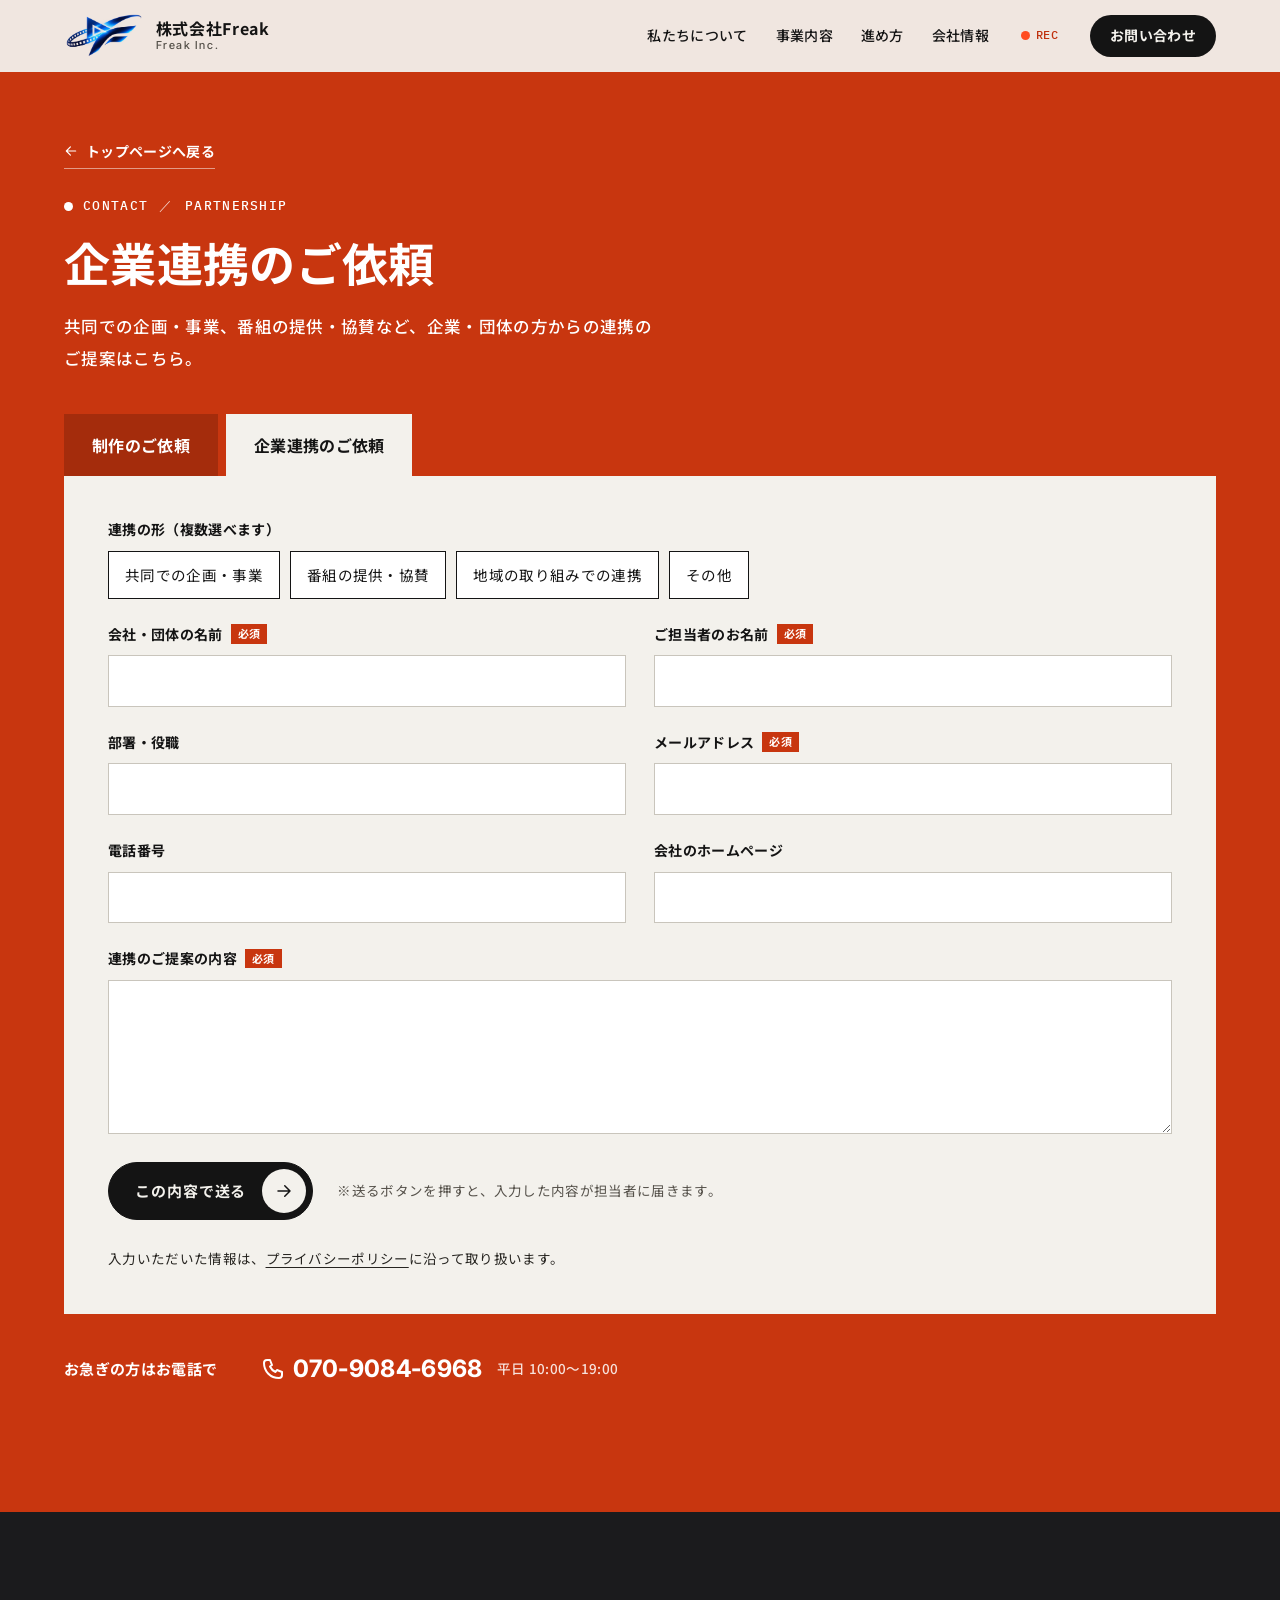
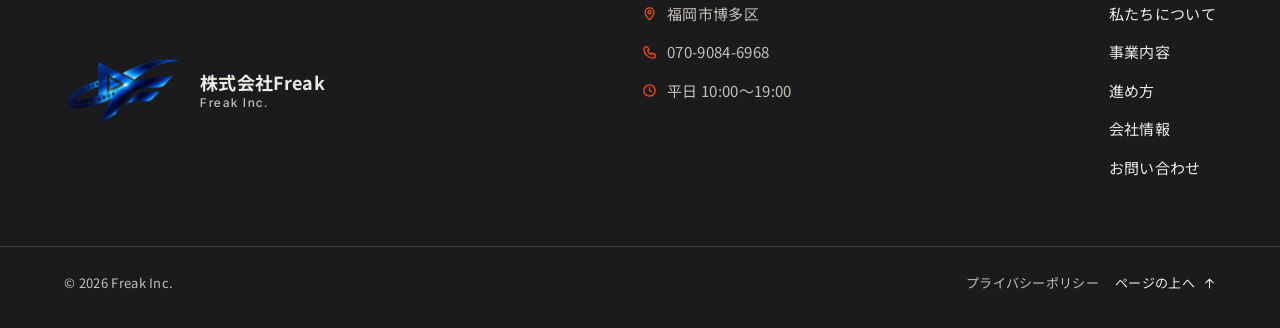
<file: contact-partner/index.html>
<!doctype html>
<html lang="ja">
<head>
<meta charset="UTF-8">
<meta name="robots" content="noindex,nofollow">
<meta name="viewport" content="width=device-width, initial-scale=1">
<title>企業連携のご依頼 | 株式会社Freak</title>
<meta name="description" content="株式会社Freakへの企業連携のご提案はこちらのフォームから。共同での企画・事業、番組の提供・協賛、地域の取り組みでの連携など、企業・団体の方からのご相談を受け付けています。福岡・博多を拠点に、地域の可能性を人と企業のつながりから形にします。まずはお気軽にご連絡ください。担当者よりご返信します。">
<link rel="canonical" href="https://freak-inc.co.jp/contact-partner/">
<meta property="og:site_name" content="株式会社Freak">
<meta property="og:title" content="企業連携のご依頼 | 株式会社Freak">
<meta property="og:description" content="株式会社Freakへの企業連携のご提案はこちらのフォームから。共同での企画・事業、番組の提供・協賛、地域の取り組みでの連携など、企業・団体の方からのご相談を受け付けています。福岡・博多を拠点に、地域の可能性を人と企業のつながりから形にします。まずはお気軽にご連絡ください。担当者よりご返信します。">
<meta property="og:type" content="website">
<meta property="og:url" content="https://freak-inc.co.jp/contact-partner/">
<meta property="og:image" content="https://freak-inc.co.jp/ogp.jpg">
<meta property="og:image:width" content="1200">
<meta property="og:image:height" content="630">
<meta property="og:locale" content="ja_JP">
<meta name="twitter:card" content="summary_large_image">
<link rel="icon" href="../favicon.ico" sizes="any">
<link rel="icon" type="image/png" sizes="32x32" href="../favicon-32.png">
<link rel="icon" type="image/png" sizes="16x16" href="../favicon-16.png">
<link rel="apple-touch-icon" href="../apple-touch-icon.png">
<link rel="manifest" href="../site.webmanifest">
<meta name="theme-color" content="#F3F1EC">
<script type="application/ld+json">{"@context": "https://schema.org", "@graph": [{"@type": "Organization", "@id": "https://freak-inc.co.jp/#org", "name": "株式会社Freak", "alternateName": "Freak Inc.", "url": "https://freak-inc.co.jp/", "logo": "https://freak-inc.co.jp/icon-512.png", "image": "https://freak-inc.co.jp/ogp.jpg", "telephone": "+81-70-9084-6968", "address": {"@type": "PostalAddress", "addressRegion": "福岡県", "addressLocality": "福岡市博多区", "addressCountry": "JP"}}, {"@type": "BreadcrumbList", "itemListElement": [{"@type": "ListItem", "position": 1, "name": "トップ", "item": "https://freak-inc.co.jp/"}, {"@type": "ListItem", "position": 2, "name": "企業連携のご依頼", "item": "https://freak-inc.co.jp/contact-partner/"}]}]}</script>
<link rel="preload" as="font" type="font/woff2" crossorigin href="../theme/assets/fonts/notosansjp-c419647e81.woff2">
<link rel="stylesheet" href="../theme/assets/main.css?v=20261127235315">
<link rel="stylesheet" href="../theme/assets/extra.css?v=20261127235315">
</head>
<body class="page tpl-freak">


<header id="hdr" class="site-header">
	<a href="../index.html" class="brand">
				<span class="brand-logo cms-field-p_logo_visual"><img src="../site/photos/logo.webp" alt="株式会社Freak ロゴ" width="1000" height="551"></span>
				<span class="brand-text">
			<span class="brand-name cms-field-p_site_name">株式会社Freak</span>
						<small class="brand-sub cms-field-p_site_name_en">Freak Inc.</small>
					</span>
	</a>

		<nav class="nav-links" aria-label="メニュー">
				<a href="../index.html"><span class="cms-field-p_label_nav_home_statement" data-cms-name="メニューの名前" data-cms-group="メニュー" data-cms-note="ヘッダーとフッターに出ます">私たちについて</span></a>
				<a href="../index.html"><span class="cms-field-p_label_nav_home_service" data-cms-name="メニューの名前" data-cms-group="メニュー" data-cms-note="ヘッダーとフッターに出ます">事業内容</span></a>
				<a href="../index.html"><span class="cms-field-p_label_nav_home_process" data-cms-name="メニューの名前" data-cms-group="メニュー" data-cms-note="ヘッダーとフッターに出ます">進め方</span></a>
				<a href="../index.html"><span class="cms-field-p_label_nav_home_kihon" data-cms-name="メニューの名前" data-cms-group="メニュー" data-cms-note="ヘッダーとフッターに出ます">会社情報</span></a>
			</nav>
	
	<div class="hdr-rec" aria-hidden="true"><span class="rec-dot"></span><span class="hdr-rec-t"><span class="cms-field-p_label_rec" data-cms-name="録画中の表示" data-cms-group="メニュー">REC</span></span></div>

	<a href="../index.html" class="nav-contact"><span class="cms-field-p_label_nav_contact" data-cms-name="ヘッダーのボタン" data-cms-group="メニュー">お問い合わせ</span></a>

	<button class="menu-btn" id="menuBtn" type="button" aria-label="メニュー" aria-expanded="false" aria-controls="mnav"><span></span><span></span></button>
</header>

<nav class="mobile-nav" id="mnav" aria-label="メニュー（スマホ）">
	<div class="mnav-in">
				<a href="../index.html"><span class="mnav-no" data-cms-auto>01</span><span class="cms-field-p_label_nav_home_statement" data-cms-name="メニューの名前" data-cms-group="メニュー" data-cms-note="ヘッダーとフッターに出ます">私たちについて</span></a>
				<a href="../index.html"><span class="mnav-no" data-cms-auto>02</span><span class="cms-field-p_label_nav_home_service" data-cms-name="メニューの名前" data-cms-group="メニュー" data-cms-note="ヘッダーとフッターに出ます">事業内容</span></a>
				<a href="../index.html"><span class="mnav-no" data-cms-auto>03</span><span class="cms-field-p_label_nav_home_process" data-cms-name="メニューの名前" data-cms-group="メニュー" data-cms-note="ヘッダーとフッターに出ます">進め方</span></a>
				<a href="../index.html"><span class="mnav-no" data-cms-auto>04</span><span class="cms-field-p_label_nav_home_kihon" data-cms-name="メニューの名前" data-cms-group="メニュー" data-cms-note="ヘッダーとフッターに出ます">会社情報</span></a>
				<a href="../index.html"><span class="mnav-no" data-cms-auto>05</span><span class="cms-field-p_label_nav_home_cta" data-cms-name="メニューの名前" data-cms-group="メニュー" data-cms-note="ヘッダーとフッターに出ます">お問い合わせ</span></a>
						<a class="mnav-tel" href="tel:07090846968"><i class="wpp-ico wpp-ico-tel" aria-hidden="true"></i><span class="cms-field-p_business_phone">070-9084-6968</span></a>
			</div>
</nav>

<main id="main">
<section class="sec sec-cpage bg-rec" id="contact-partner">
	<div class="wrap">
		<a class="cp-back" href="../index.html"><i class="wpp-ico wpp-ico-arrow-left" aria-hidden="true"></i><span class="cms-field-p_label_form_back" data-cms-name="戻るリンク" data-cms-group="お問い合わせフォーム">トップページへ戻る</span></a>
		<p class="sec-scene"><span class="rec-dot" aria-hidden="true"></span><span class="cms-field-p_label_form_en_contact" data-cms-name="英語のラベル（前半）" data-cms-group="お問い合わせフォーム">CONTACT</span><span class="cp-sep" aria-hidden="true"></span><span class="cms-field-p_label_form_en_partner" data-cms-name="英語のラベル：企業連携のご依頼" data-cms-group="お問い合わせフォーム">PARTNERSHIP</span></p>
		<h1 class="cp-title cms-field-q3_page_contact_title" data-cms-name="ページの見出し" data-cms-group="企業連携のご依頼">企業連携のご依頼</h1>
				<p class="cp-lead cms-field-q3_page_contact_lead" data-cms-name="ページの説明" data-cms-group="企業連携のご依頼">共同での企画・事業、番組の提供・協賛など、企業・団体の方からの連携のご提案はこちら。</p>
				<nav class="cp-switch" aria-label="お問い合わせの種類">
						<a class="cp-sw" href="../contact-make/index.html"><span class="cms-field-p_label_form_tab_make" data-cms-name="フォームの名前：制作のご依頼" data-cms-group="お問い合わせフォーム">制作のご依頼</span></a>
						<a class="cp-sw is-cur" href="../contact-partner/index.html" aria-current="page"><span class="cms-field-p_label_form_tab_partner" data-cms-name="フォームの名前：企業連携のご依頼" data-cms-group="お問い合わせフォーム">企業連携のご依頼</span></a>
					</nav>
		<div class="ct-panel">
			<form class="ct-fields" action="#" method="post" data-demo="1" data-form="partner" data-endpoint="https://script.google.com/macros/s/AKfycbxgOIHmyO74E1agM0dbHS76Qap33Io7q1uDFh0VzlFFe5ZRHz0AFKBVhpiaC3exasnh/exec" novalidate>
		<fieldset class="ct-row ct-wide">
		<legend><span class="cms-field-p_label_form_partner_1" data-cms-name="項目名：企業連携のご依頼 1" data-cms-group="お問い合わせフォーム">連携の形（複数選べます）</span></legend>
		<div class="ct-checks">
						<label class="ct-check"><input type="checkbox" name="style[]" value="共同での企画・事業"><span class="cms-field-p_label_form_partner_1_1" data-cms-name="選択肢：連携の形（複数選べます） 1" data-cms-group="お問い合わせフォーム">共同での企画・事業</span></label>
						<label class="ct-check"><input type="checkbox" name="style[]" value="番組の提供・協賛"><span class="cms-field-p_label_form_partner_1_2" data-cms-name="選択肢：連携の形（複数選べます） 2" data-cms-group="お問い合わせフォーム">番組の提供・協賛</span></label>
						<label class="ct-check"><input type="checkbox" name="style[]" value="地域の取り組みでの連携"><span class="cms-field-p_label_form_partner_1_3" data-cms-name="選択肢：連携の形（複数選べます） 3" data-cms-group="お問い合わせフォーム">地域の取り組みでの連携</span></label>
						<label class="ct-check"><input type="checkbox" name="style[]" value="その他"><span class="cms-field-p_label_form_partner_1_4" data-cms-name="選択肢：連携の形（複数選べます） 4" data-cms-group="お問い合わせフォーム">その他</span></label>
					</div>
	</fieldset>
				<label class="ct-row"><span class="ct-lb"><span class="cms-field-p_label_form_partner_2" data-cms-name="項目名：企業連携のご依頼 2" data-cms-group="お問い合わせフォーム">会社・団体の名前</span><em><span class="cms-field-p_label_form_req" data-cms-name="必須の印" data-cms-group="お問い合わせフォーム">必須</span></em></span><input type="text" name="org" autocomplete="organization" required></label>
				<label class="ct-row"><span class="ct-lb"><span class="cms-field-p_label_form_partner_3" data-cms-name="項目名：企業連携のご依頼 3" data-cms-group="お問い合わせフォーム">ご担当者のお名前</span><em><span class="cms-field-p_label_form_req" data-cms-name="必須の印" data-cms-group="お問い合わせフォーム">必須</span></em></span><input type="text" name="name" autocomplete="name" required></label>
				<label class="ct-row"><span class="ct-lb"><span class="cms-field-p_label_form_partner_4" data-cms-name="項目名：企業連携のご依頼 4" data-cms-group="お問い合わせフォーム">部署・役職</span></span><input type="text" name="post" autocomplete="organization-title"></label>
				<label class="ct-row"><span class="ct-lb"><span class="cms-field-p_label_form_partner_5" data-cms-name="項目名：企業連携のご依頼 5" data-cms-group="お問い合わせフォーム">メールアドレス</span><em><span class="cms-field-p_label_form_req" data-cms-name="必須の印" data-cms-group="お問い合わせフォーム">必須</span></em></span><input type="email" name="email" autocomplete="email" required></label>
				<label class="ct-row"><span class="ct-lb"><span class="cms-field-p_label_form_partner_6" data-cms-name="項目名：企業連携のご依頼 6" data-cms-group="お問い合わせフォーム">電話番号</span></span><input type="tel" name="tel" autocomplete="tel"></label>
				<label class="ct-row"><span class="ct-lb"><span class="cms-field-p_label_form_partner_7" data-cms-name="項目名：企業連携のご依頼 7" data-cms-group="お問い合わせフォーム">会社のホームページ</span></span><input type="url" name="url" autocomplete="url"></label>
				<label class="ct-row ct-wide"><span class="ct-lb"><span class="cms-field-p_label_form_partner_8" data-cms-name="項目名：企業連携のご依頼 8" data-cms-group="お問い合わせフォーム">連携のご提案の内容</span><em><span class="cms-field-p_label_form_req" data-cms-name="必須の印" data-cms-group="お問い合わせフォーム">必須</span></em></span><textarea name="message" rows="5" required></textarea></label>
				<p class="ct-hp" aria-hidden="true"><input type="text" name="hp_url" tabindex="-1" autocomplete="off"></p>
	<div class="ct-send ct-wide">
		<button type="submit" class="btn"><span class="btn-txt cms-field-p_label_form_send" data-cms-name="送信ボタン" data-cms-group="お問い合わせフォーム">この内容で送る</span><span class="btn-dot" aria-hidden="true"><span class="btn-fill"></span><i class="wpp-ico wpp-ico-arrow-right btn-ico" aria-hidden="true"></i></span></button>
		<p class="ct-note" role="status" aria-live="polite"><span class="cms-field-p_label_form_save_note" data-cms-name="フォームの注意書き（保存）" data-cms-group="お問い合わせフォーム">※送るボタンを押すと、入力した内容が担当者に届きます。</span></p>
		<p class="ct-pp"><span class="cms-field-p_label_form_pp_note" data-cms-name="プライバシーポリシーの案内（前）" data-cms-group="お問い合わせフォーム">入力いただいた情報は、</span><a href="../privacy/index.html" target="_blank" rel="noopener"><span class="cms-field-p_label_form_pp_link" data-cms-name="プライバシーポリシーのリンク" data-cms-group="お問い合わせフォーム">プライバシーポリシー</span></a><span class="cms-field-p_label_form_pp_note2" data-cms-name="プライバシーポリシーの案内（後）" data-cms-group="お問い合わせフォーム">に沿って取り扱います。</span></p>
	</div>
</form>
		</div>
				<p class="cp-tel"><span class="cms-field-p_label_form_tel_note" data-cms-name="電話の案内" data-cms-group="お問い合わせフォーム">お急ぎの方はお電話で</span>　<a href="tel:07090846968"><i class="wpp-ico wpp-ico-tel" aria-hidden="true"></i><span class="cms-field-p_business_phone">070-9084-6968</span></a><span class="cp-hours cms-field-p_business_hours">平日 10:00〜19:00</span></p>
			</div>
</section>
</main>

<footer class="site-footer">
	<div class="ft-in">
		<div class="ft-brand">
						<span class="ft-logo cms-field-p_logo_visual"><img src="../site/photos/logo.webp" alt="" width="1000" height="551" loading="lazy"></span>
						<p class="ft-name"><span class="cms-field-p_site_name">株式会社Freak</span><small class="cms-field-p_site_name_en">Freak Inc.</small></p>
		</div>

		<address class="ft-info">
			<span class="ft-row"><i class="wpp-ico wpp-ico-map-pin" aria-hidden="true"></i><span class="cms-field-p_business_address">福岡市博多区</span></span>			<a class="ft-row" href="tel:07090846968"><i class="wpp-ico wpp-ico-tel" aria-hidden="true"></i><span class="cms-field-p_business_phone">070-9084-6968</span></a>			<span class="ft-row"><i class="wpp-ico wpp-ico-clock" aria-hidden="true"></i><span class="cms-field-p_business_hours">平日 10:00〜19:00</span></span>		</address>

				<nav class="ft-nav" aria-label="フッターのメニュー">
						<a href="../index.html"><span class="cms-field-p_label_nav_home_statement" data-cms-name="メニューの名前" data-cms-group="メニュー" data-cms-note="ヘッダーとフッターに出ます">私たちについて</span></a>
						<a href="../index.html"><span class="cms-field-p_label_nav_home_service" data-cms-name="メニューの名前" data-cms-group="メニュー" data-cms-note="ヘッダーとフッターに出ます">事業内容</span></a>
						<a href="../index.html"><span class="cms-field-p_label_nav_home_process" data-cms-name="メニューの名前" data-cms-group="メニュー" data-cms-note="ヘッダーとフッターに出ます">進め方</span></a>
						<a href="../index.html"><span class="cms-field-p_label_nav_home_kihon" data-cms-name="メニューの名前" data-cms-group="メニュー" data-cms-note="ヘッダーとフッターに出ます">会社情報</span></a>
						<a href="../index.html"><span class="cms-field-p_label_nav_home_cta" data-cms-name="メニューの名前" data-cms-group="メニュー" data-cms-note="ヘッダーとフッターに出ます">お問い合わせ</span></a>
					</nav>
			</div>
	<div class="ft-bottom">
		<p class="ft-copy"><span data-cms-auto>© 2026</span> <span class="cms-field-p_site_footer_text">Freak Inc.</span></p>
		<a class="ft-pp" href="../privacy/index.html"><span class="cms-field-p_label_ft_privacy" data-cms-name="プライバシーポリシーへのリンク" data-cms-group="フッター">プライバシーポリシー</span></a>
		<a class="ft-top" href="#main"><span class="cms-field-p_label_to_top" data-cms-name="ページの上へ戻るリンク" data-cms-group="フッター">ページの上へ</span><i class="wpp-ico wpp-ico-arrow-up" aria-hidden="true"></i></a>
	</div>
</footer>
<script src="../theme/assets/main.js?v=20261127235315"></script>
</body>
</html>
</file>
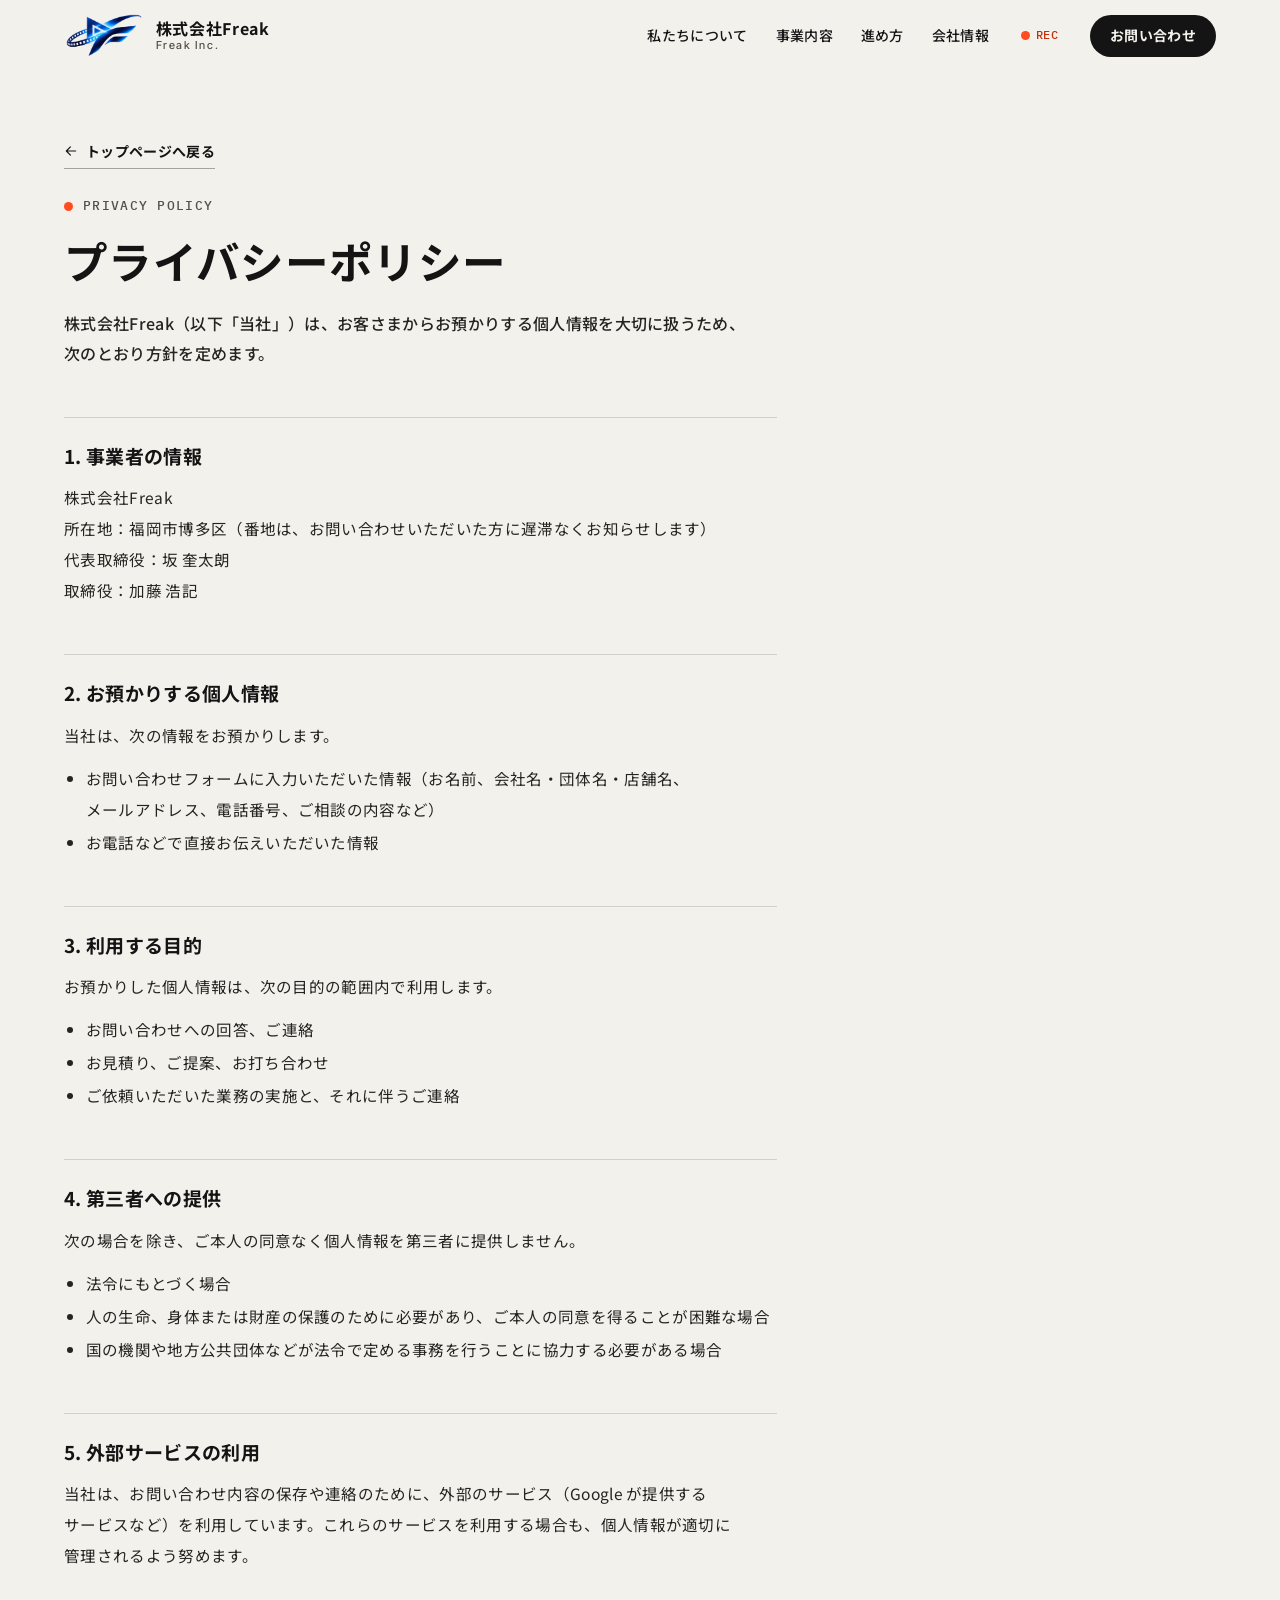
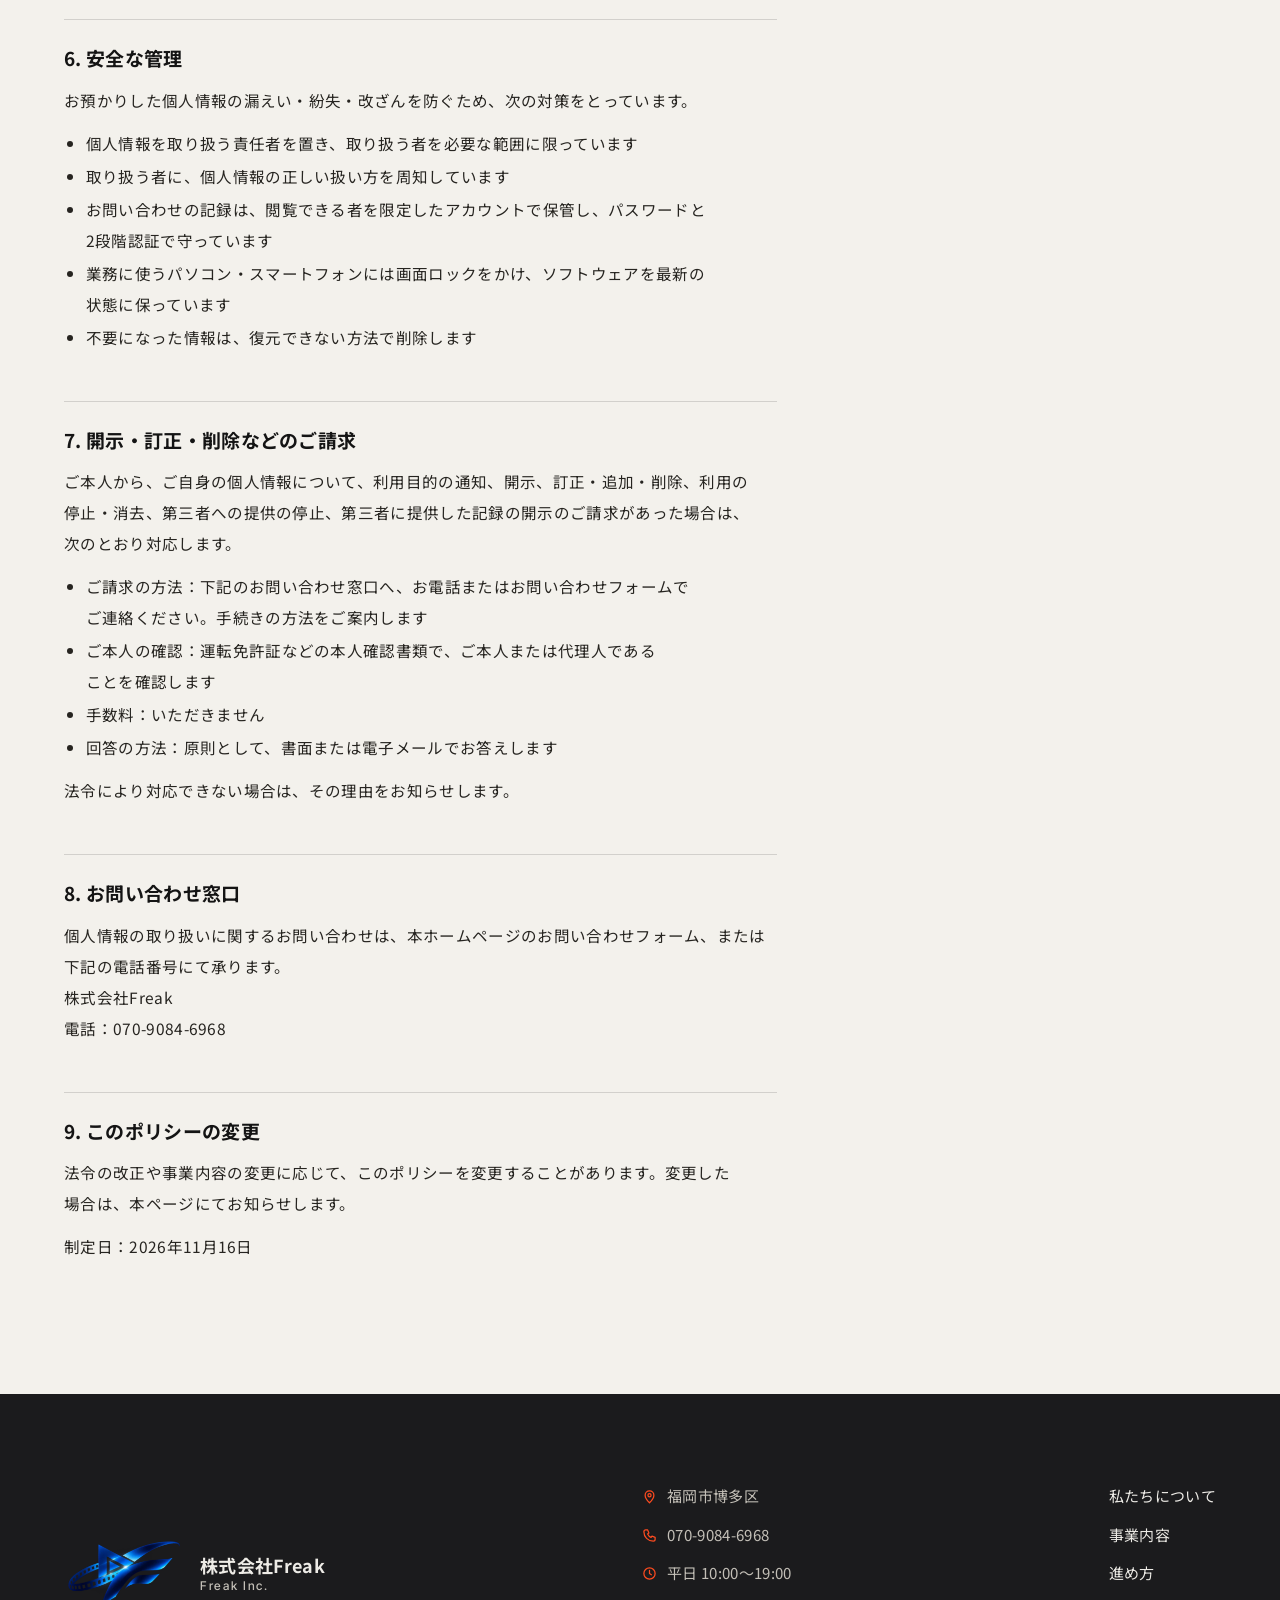
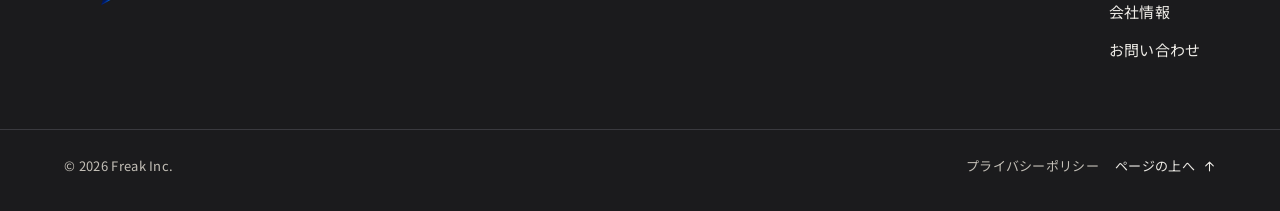
<file: privacy/index.html>
<!doctype html>
<html lang="ja">
<head>
<meta charset="UTF-8">
<meta name="robots" content="noindex,nofollow">
<meta name="viewport" content="width=device-width, initial-scale=1">
<title>プライバシーポリシー | 株式会社Freak</title>
<meta name="description" content="株式会社Freakのプライバシーポリシーです。お問い合わせフォームなどでお預かりする個人情報の内容、利用する目的、第三者への提供、安全管理、開示・訂正などのご請求の窓口について定めています。個人情報は定めた目的の範囲内で取り扱い、閲覧できる者を限るなどの安全対策をとって管理します。開示などのご請求に手数料はかかりません。">
<link rel="canonical" href="https://freak-inc.co.jp/privacy/">
<meta property="og:site_name" content="株式会社Freak">
<meta property="og:title" content="プライバシーポリシー | 株式会社Freak">
<meta property="og:description" content="株式会社Freakのプライバシーポリシーです。お問い合わせフォームなどでお預かりする個人情報の内容、利用する目的、第三者への提供、安全管理、開示・訂正などのご請求の窓口について定めています。個人情報は定めた目的の範囲内で取り扱い、閲覧できる者を限るなどの安全対策をとって管理します。開示などのご請求に手数料はかかりません。">
<meta property="og:type" content="website">
<meta property="og:url" content="https://freak-inc.co.jp/privacy/">
<meta property="og:image" content="https://freak-inc.co.jp/ogp.jpg">
<meta property="og:image:width" content="1200">
<meta property="og:image:height" content="630">
<meta property="og:locale" content="ja_JP">
<meta name="twitter:card" content="summary_large_image">
<link rel="icon" href="../favicon.ico" sizes="any">
<link rel="icon" type="image/png" sizes="32x32" href="../favicon-32.png">
<link rel="icon" type="image/png" sizes="16x16" href="../favicon-16.png">
<link rel="apple-touch-icon" href="../apple-touch-icon.png">
<link rel="manifest" href="../site.webmanifest">
<meta name="theme-color" content="#F3F1EC">
<script type="application/ld+json">{"@context": "https://schema.org", "@graph": [{"@type": "Organization", "@id": "https://freak-inc.co.jp/#org", "name": "株式会社Freak", "alternateName": "Freak Inc.", "url": "https://freak-inc.co.jp/", "logo": "https://freak-inc.co.jp/icon-512.png", "image": "https://freak-inc.co.jp/ogp.jpg", "telephone": "+81-70-9084-6968", "address": {"@type": "PostalAddress", "addressRegion": "福岡県", "addressLocality": "福岡市博多区", "addressCountry": "JP"}}, {"@type": "BreadcrumbList", "itemListElement": [{"@type": "ListItem", "position": 1, "name": "トップ", "item": "https://freak-inc.co.jp/"}, {"@type": "ListItem", "position": 2, "name": "プライバシーポリシー", "item": "https://freak-inc.co.jp/privacy/"}]}]}</script>
<link rel="preload" as="font" type="font/woff2" crossorigin href="../theme/assets/fonts/notosansjp-c419647e81.woff2">
<link rel="stylesheet" href="../theme/assets/main.css?v=20261127235315">
<link rel="stylesheet" href="../theme/assets/extra.css?v=20261127235315">
</head>
<body class="page tpl-freak">


<header id="hdr" class="site-header">
	<a href="../index.html" class="brand">
				<span class="brand-logo cms-field-p_logo_visual"><img src="../site/photos/logo.webp" alt="株式会社Freak ロゴ" width="1000" height="551"></span>
				<span class="brand-text">
			<span class="brand-name cms-field-p_site_name">株式会社Freak</span>
						<small class="brand-sub cms-field-p_site_name_en">Freak Inc.</small>
					</span>
	</a>

		<nav class="nav-links" aria-label="メニュー">
				<a href="../index.html"><span class="cms-field-p_label_nav_home_statement" data-cms-name="メニューの名前" data-cms-group="メニュー" data-cms-note="ヘッダーとフッターに出ます">私たちについて</span></a>
				<a href="../index.html"><span class="cms-field-p_label_nav_home_service" data-cms-name="メニューの名前" data-cms-group="メニュー" data-cms-note="ヘッダーとフッターに出ます">事業内容</span></a>
				<a href="../index.html"><span class="cms-field-p_label_nav_home_process" data-cms-name="メニューの名前" data-cms-group="メニュー" data-cms-note="ヘッダーとフッターに出ます">進め方</span></a>
				<a href="../index.html"><span class="cms-field-p_label_nav_home_kihon" data-cms-name="メニューの名前" data-cms-group="メニュー" data-cms-note="ヘッダーとフッターに出ます">会社情報</span></a>
			</nav>
	
	<div class="hdr-rec" aria-hidden="true"><span class="rec-dot"></span><span class="hdr-rec-t"><span class="cms-field-p_label_rec" data-cms-name="録画中の表示" data-cms-group="メニュー">REC</span></span></div>

	<a href="../index.html" class="nav-contact"><span class="cms-field-p_label_nav_contact" data-cms-name="ヘッダーのボタン" data-cms-group="メニュー">お問い合わせ</span></a>

	<button class="menu-btn" id="menuBtn" type="button" aria-label="メニュー" aria-expanded="false" aria-controls="mnav"><span></span><span></span></button>
</header>

<nav class="mobile-nav" id="mnav" aria-label="メニュー（スマホ）">
	<div class="mnav-in">
				<a href="../index.html"><span class="mnav-no" data-cms-auto>01</span><span class="cms-field-p_label_nav_home_statement" data-cms-name="メニューの名前" data-cms-group="メニュー" data-cms-note="ヘッダーとフッターに出ます">私たちについて</span></a>
				<a href="../index.html"><span class="mnav-no" data-cms-auto>02</span><span class="cms-field-p_label_nav_home_service" data-cms-name="メニューの名前" data-cms-group="メニュー" data-cms-note="ヘッダーとフッターに出ます">事業内容</span></a>
				<a href="../index.html"><span class="mnav-no" data-cms-auto>03</span><span class="cms-field-p_label_nav_home_process" data-cms-name="メニューの名前" data-cms-group="メニュー" data-cms-note="ヘッダーとフッターに出ます">進め方</span></a>
				<a href="../index.html"><span class="mnav-no" data-cms-auto>04</span><span class="cms-field-p_label_nav_home_kihon" data-cms-name="メニューの名前" data-cms-group="メニュー" data-cms-note="ヘッダーとフッターに出ます">会社情報</span></a>
				<a href="../index.html"><span class="mnav-no" data-cms-auto>05</span><span class="cms-field-p_label_nav_home_cta" data-cms-name="メニューの名前" data-cms-group="メニュー" data-cms-note="ヘッダーとフッターに出ます">お問い合わせ</span></a>
						<a class="mnav-tel" href="tel:07090846968"><i class="wpp-ico wpp-ico-tel" aria-hidden="true"></i><span class="cms-field-p_business_phone">070-9084-6968</span></a>
			</div>
</nav>

<main id="main">
<section class="sec sec-ppage" id="privacy">
	<div class="wrap">
		<a class="pp-back" href="../index.html"><i class="wpp-ico wpp-ico-arrow-left" aria-hidden="true"></i><span class="cms-field-p_label_pp_back" data-cms-name="戻るリンク" data-cms-group="プライバシーポリシー">トップページへ戻る</span></a>
		<p class="sec-scene"><span class="rec-dot" aria-hidden="true"></span><span class="cms-field-p_label_pp_en" data-cms-name="英語のラベル" data-cms-group="プライバシーポリシー">PRIVACY POLICY</span></p>
		<h1 class="pp-title cms-field-q4_page_privacy_title" data-cms-name="ページの見出し" data-cms-group="プライバシーポリシー">プライバシーポリシー</h1>
				<p class="pp-lead cms-field-q4_page_privacy_lead" data-cms-name="ページの説明" data-cms-group="プライバシーポリシー">株式会社Freak（以下「当社」）は、お客さまからお預かりする個人情報を大切に扱うため、次のとおり方針を定めます。</p>
				<div class="pp-body cms-field-q4_page_privacy_body" data-cms-name="本文" data-cms-group="プライバシーポリシー" data-cms-plain>
										<h2>1. 事業者の情報</h2>
														<p>株式会社Freak<br />
所在地：福岡市博多区（番地は、お問い合わせいただいた方に遅滞なくお知らせします）<br />
代表取締役：坂 奎太朗<br />
取締役：加藤 浩記</p>
														<h2>2. お預かりする個人情報</h2>
														<p>当社は、次の情報をお預かりします。</p>
														<ul>
									<li>お問い合わせフォームに入力いただいた情報（お名前、会社名・団体名・店舗名、メールアドレス、電話番号、ご相談の内容など）</li>
									<li>お電話などで直接お伝えいただいた情報</li>
								</ul>
														<h2>3. 利用する目的</h2>
														<p>お預かりした個人情報は、次の目的の範囲内で利用します。</p>
														<ul>
									<li>お問い合わせへの回答、ご連絡</li>
									<li>お見積り、ご提案、お打ち合わせ</li>
									<li>ご依頼いただいた業務の実施と、それに伴うご連絡</li>
								</ul>
														<h2>4. 第三者への提供</h2>
														<p>次の場合を除き、ご本人の同意なく個人情報を第三者に提供しません。</p>
														<ul>
									<li>法令にもとづく場合</li>
									<li>人の生命、身体または財産の保護のために必要があり、ご本人の同意を得ることが困難な場合</li>
									<li>国の機関や地方公共団体などが法令で定める事務を行うことに協力する必要がある場合</li>
								</ul>
														<h2>5. 外部サービスの利用</h2>
														<p>当社は、お問い合わせ内容の保存や連絡のために、外部のサービス（Google が提供するサービスなど）を利用しています。これらのサービスを利用する場合も、個人情報が適切に管理されるよう努めます。</p>
														<h2>6. 安全な管理</h2>
														<p>お預かりした個人情報の漏えい・紛失・改ざんを防ぐため、次の対策をとっています。</p>
														<ul>
									<li>個人情報を取り扱う責任者を置き、取り扱う者を必要な範囲に限っています</li>
									<li>取り扱う者に、個人情報の正しい扱い方を周知しています</li>
									<li>お問い合わせの記録は、閲覧できる者を限定したアカウントで保管し、パスワードと2段階認証で守っています</li>
									<li>業務に使うパソコン・スマートフォンには画面ロックをかけ、ソフトウェアを最新の状態に保っています</li>
									<li>不要になった情報は、復元できない方法で削除します</li>
								</ul>
														<h2>7. 開示・訂正・削除などのご請求</h2>
														<p>ご本人から、ご自身の個人情報について、利用目的の通知、開示、訂正・追加・削除、利用の停止・消去、第三者への提供の停止、第三者に提供した記録の開示のご請求があった場合は、次のとおり対応します。</p>
														<ul>
									<li>ご請求の方法：下記のお問い合わせ窓口へ、お電話またはお問い合わせフォームでご連絡ください。手続きの方法をご案内します</li>
									<li>ご本人の確認：運転免許証などの本人確認書類で、ご本人または代理人であることを確認します</li>
									<li>手数料：いただきません</li>
									<li>回答の方法：原則として、書面または電子メールでお答えします</li>
								</ul>
														<p>法令により対応できない場合は、その理由をお知らせします。</p>
														<h2>8. お問い合わせ窓口</h2>
														<p>個人情報の取り扱いに関するお問い合わせは、本ホームページのお問い合わせフォーム、または下記の電話番号にて承ります。<br />
株式会社Freak<br />
電話：070-9084-6968</p>
														<h2>9. このポリシーの変更</h2>
														<p>法令の改正や事業内容の変更に応じて、このポリシーを変更することがあります。変更した場合は、本ページにてお知らせします。</p>
														<p>制定日：2026年11月16日</p>
									</div>
	</div>
</section>
</main>

<footer class="site-footer">
	<div class="ft-in">
		<div class="ft-brand">
						<span class="ft-logo cms-field-p_logo_visual"><img src="../site/photos/logo.webp" alt="" width="1000" height="551" loading="lazy"></span>
						<p class="ft-name"><span class="cms-field-p_site_name">株式会社Freak</span><small class="cms-field-p_site_name_en">Freak Inc.</small></p>
		</div>

		<address class="ft-info">
			<span class="ft-row"><i class="wpp-ico wpp-ico-map-pin" aria-hidden="true"></i><span class="cms-field-p_business_address">福岡市博多区</span></span>			<a class="ft-row" href="tel:07090846968"><i class="wpp-ico wpp-ico-tel" aria-hidden="true"></i><span class="cms-field-p_business_phone">070-9084-6968</span></a>			<span class="ft-row"><i class="wpp-ico wpp-ico-clock" aria-hidden="true"></i><span class="cms-field-p_business_hours">平日 10:00〜19:00</span></span>		</address>

				<nav class="ft-nav" aria-label="フッターのメニュー">
						<a href="../index.html"><span class="cms-field-p_label_nav_home_statement" data-cms-name="メニューの名前" data-cms-group="メニュー" data-cms-note="ヘッダーとフッターに出ます">私たちについて</span></a>
						<a href="../index.html"><span class="cms-field-p_label_nav_home_service" data-cms-name="メニューの名前" data-cms-group="メニュー" data-cms-note="ヘッダーとフッターに出ます">事業内容</span></a>
						<a href="../index.html"><span class="cms-field-p_label_nav_home_process" data-cms-name="メニューの名前" data-cms-group="メニュー" data-cms-note="ヘッダーとフッターに出ます">進め方</span></a>
						<a href="../index.html"><span class="cms-field-p_label_nav_home_kihon" data-cms-name="メニューの名前" data-cms-group="メニュー" data-cms-note="ヘッダーとフッターに出ます">会社情報</span></a>
						<a href="../index.html"><span class="cms-field-p_label_nav_home_cta" data-cms-name="メニューの名前" data-cms-group="メニュー" data-cms-note="ヘッダーとフッターに出ます">お問い合わせ</span></a>
					</nav>
			</div>
	<div class="ft-bottom">
		<p class="ft-copy"><span data-cms-auto>© 2026</span> <span class="cms-field-p_site_footer_text">Freak Inc.</span></p>
		<a class="ft-pp" href="../privacy/index.html"><span class="cms-field-p_label_ft_privacy" data-cms-name="プライバシーポリシーへのリンク" data-cms-group="フッター">プライバシーポリシー</span></a>
		<a class="ft-top" href="#main"><span class="cms-field-p_label_to_top" data-cms-name="ページの上へ戻るリンク" data-cms-group="フッター">ページの上へ</span><i class="wpp-ico wpp-ico-arrow-up" aria-hidden="true"></i></a>
	</div>
</footer>
<script src="../theme/assets/main.js?v=20261127235315"></script>
</body>
</html>
</file>
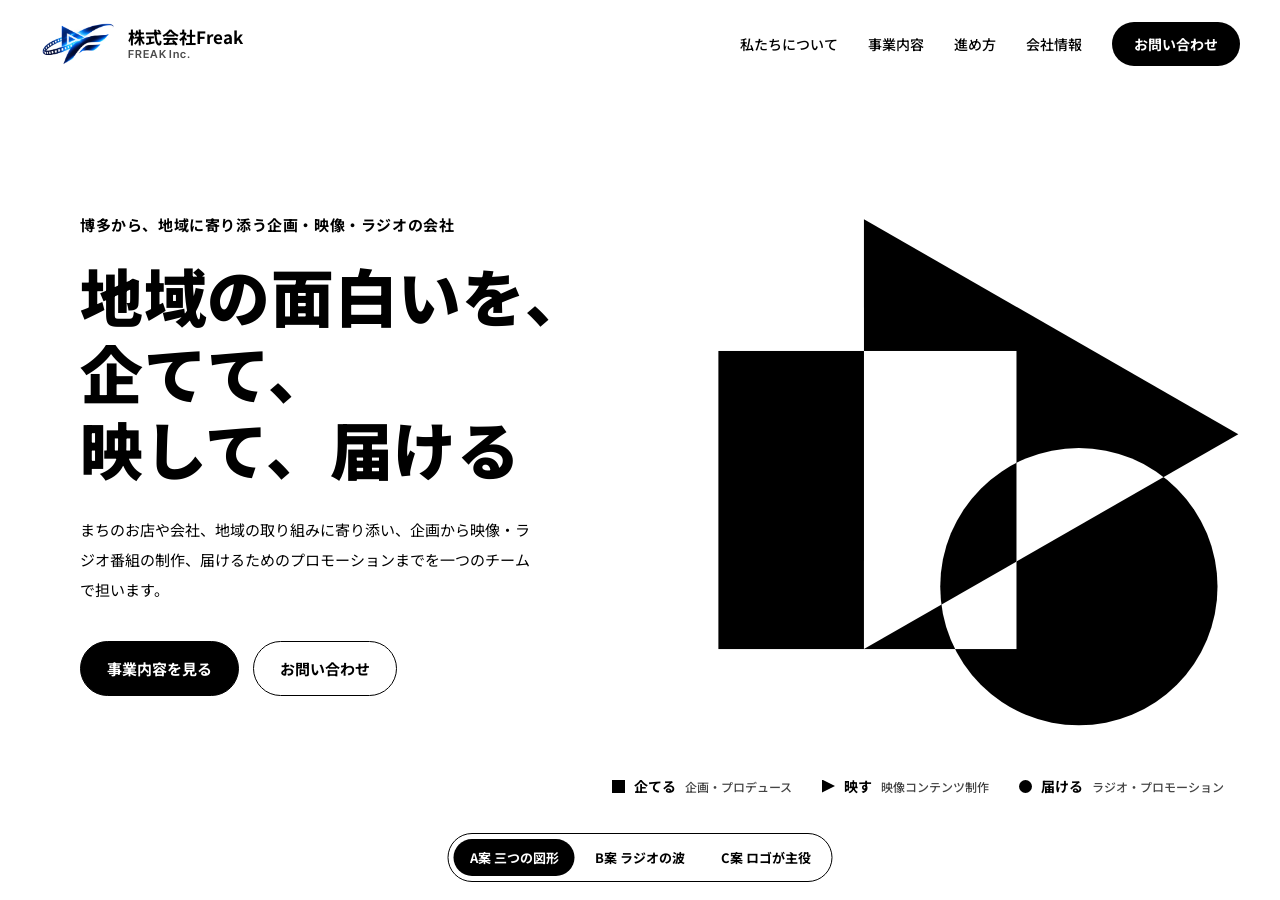
<file: hero-an/a.html>
<!doctype html>
<html lang="ja">
<head>
<meta charset="UTF-8">
<meta name="robots" content="noindex,nofollow">
<meta name="viewport" content="width=device-width, initial-scale=1">
<title>最初の画面 A案 三つの図形 | 株式会社Freak</title>
<link rel="preconnect" href="https://fonts.googleapis.com">
<link rel="preconnect" href="https://fonts.gstatic.com" crossorigin>
<link href="https://fonts.googleapis.com/css2?family=Inter+Tight:wght@600;800&family=Noto+Sans+JP:wght@400;500;700;900&display=swap" rel="stylesheet">
<link rel="stylesheet" href="base.css">
<link rel="stylesheet" href="a.css">
</head>
<body class="an-a">
<header class="hd">
  <a class="hd-brand" href="../index.html"><img src="../site/photos/logo.webp" alt="株式会社Freak ロゴ" width="480" height="264"><span>株式会社Freak<small>FREAK Inc.</small></span></a>
  <nav class="hd-nav" aria-label="メニュー"><a href="#">私たちについて</a><a href="#">事業内容</a><a href="#">進め方</a><a href="#">会社情報</a><a class="hd-cta" href="#">お問い合わせ</a></nav>
</header>
<main class="hero">
  <div class="copy">
    <p class="lead">博多から、地域に寄り添う企画・映像・ラジオの会社</p>
    <h1 class="h1"><span><b>地域の面白いを、</b></span><span><b>企てて、</b></span><span><b>映して、届ける</b></span></h1>
    <p class="sub">まちのお店や会社、地域の取り組みに寄り添い、企画から映像・ラジオ番組の制作、届けるためのプロモーションまでを一つのチームで担います。</p>
    <div class="btns"><a class="btn btn-main" href="#">事業内容を見る</a><a class="btn" href="#">お問い合わせ</a></div>
  </div>
  <div class="art" aria-hidden="true">
    <svg viewBox="0 0 900 900">
      <rect class="s-sq" x="90" y="300" width="430" height="430"/>
      <polygon class="s-tr" points="300,110 840,420 300,730"/>
      <circle class="s-ci" cx="610" cy="640" r="200"/>
    </svg>
  </div>
  <ul class="legend"><li><i class="g-sq"></i>企てる<small>企画・プロデュース</small></li><li><i class="g-tr"></i>映す<small>映像コンテンツ制作</small></li><li><i class="g-ci"></i>届ける<small>ラジオ・プロモーション</small></li></ul>
</main>
<nav class="sw" aria-label="案の切り替え"><a href="a.html" aria-current="page">A案<span> 三つの図形</span></a><a href="b.html">B案<span> ラジオの波</span></a><a href="c.html">C案<span> ロゴが主役</span></a></nav>

</body>
</html>
</file>
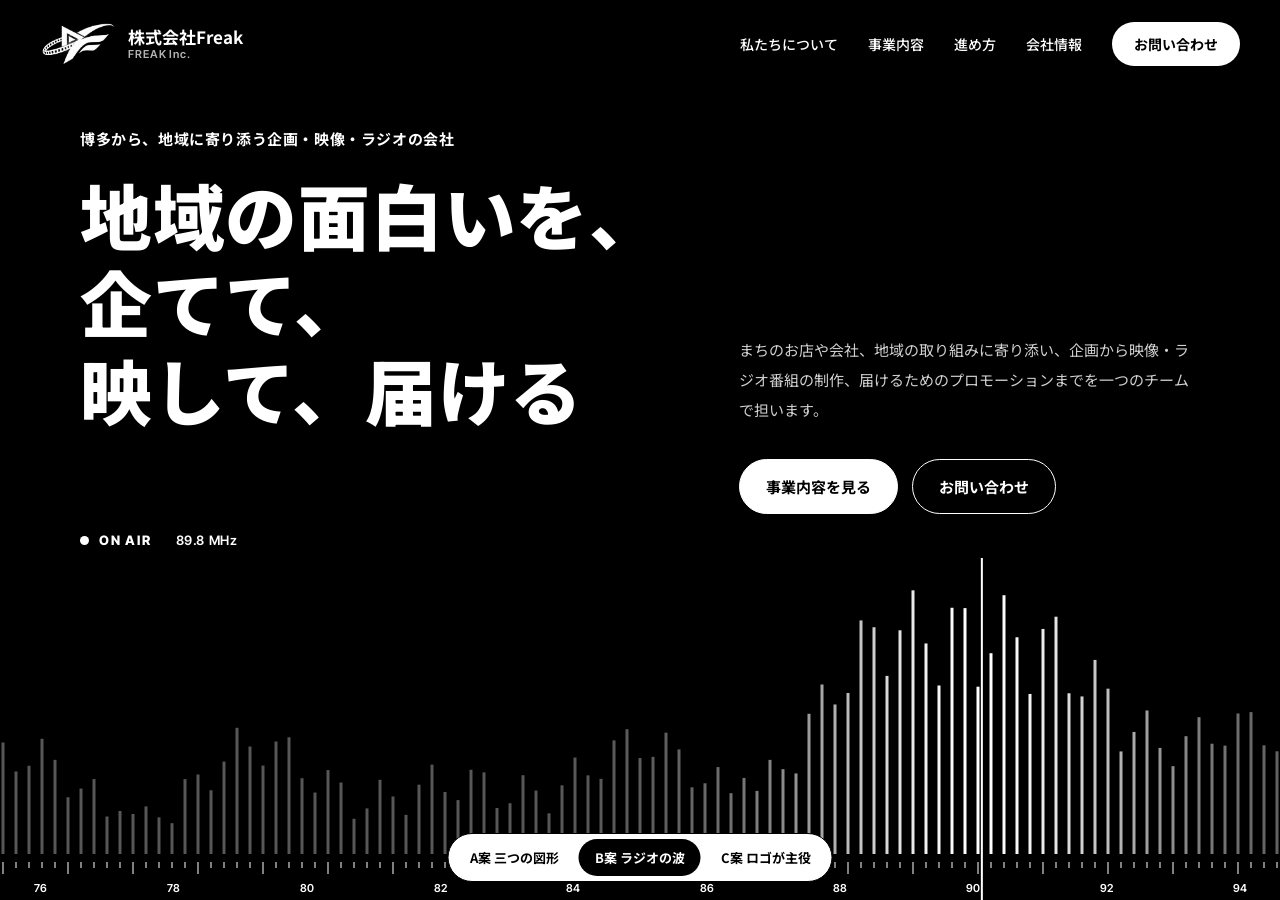
<file: hero-an/b.html>
<!doctype html>
<html lang="ja">
<head>
<meta charset="UTF-8">
<meta name="robots" content="noindex,nofollow">
<meta name="viewport" content="width=device-width, initial-scale=1">
<title>最初の画面 B案 ラジオの波 | 株式会社Freak</title>
<link rel="preconnect" href="https://fonts.googleapis.com">
<link rel="preconnect" href="https://fonts.gstatic.com" crossorigin>
<link href="https://fonts.googleapis.com/css2?family=Inter+Tight:wght@600;800&family=Noto+Sans+JP:wght@400;500;700;900&display=swap" rel="stylesheet">
<link rel="stylesheet" href="base.css">
<link rel="stylesheet" href="b.css">
</head>
<body class="an-b">
<header class="hd">
  <a class="hd-brand" href="../index.html"><img src="../site/photos/logo.webp" alt="株式会社Freak ロゴ" width="480" height="264"><span>株式会社Freak<small>FREAK Inc.</small></span></a>
  <nav class="hd-nav" aria-label="メニュー"><a href="#">私たちについて</a><a href="#">事業内容</a><a href="#">進め方</a><a href="#">会社情報</a><a class="hd-cta" href="#">お問い合わせ</a></nav>
</header>
<main class="hero">
  <div class="copy">
    <p class="lead">博多から、地域に寄り添う企画・映像・ラジオの会社</p>
    <h1 class="h1"><span><b>地域の面白いを、</b></span><span><b>企てて、</b></span><span><b>映して、届ける</b></span></h1>
    <p class="sub">まちのお店や会社、地域の取り組みに寄り添い、企画から映像・ラジオ番組の制作、届けるためのプロモーションまでを一つのチームで担います。</p>
    <div class="btns"><a class="btn btn-main" href="#">事業内容を見る</a><a class="btn" href="#">お問い合わせ</a></div>
  </div>
  <canvas id="wave" aria-hidden="true"></canvas>
  <p class="onair" aria-hidden="true"><i></i>ON AIR<span id="freq">80.7 MHz</span></p>
</main>
<nav class="sw" aria-label="案の切り替え"><a href="a.html">A案<span> 三つの図形</span></a><a href="b.html" aria-current="page">B案<span> ラジオの波</span></a><a href="c.html">C案<span> ロゴが主役</span></a></nav>
<script src="b.js"></script>
</body>
</html>
</file>
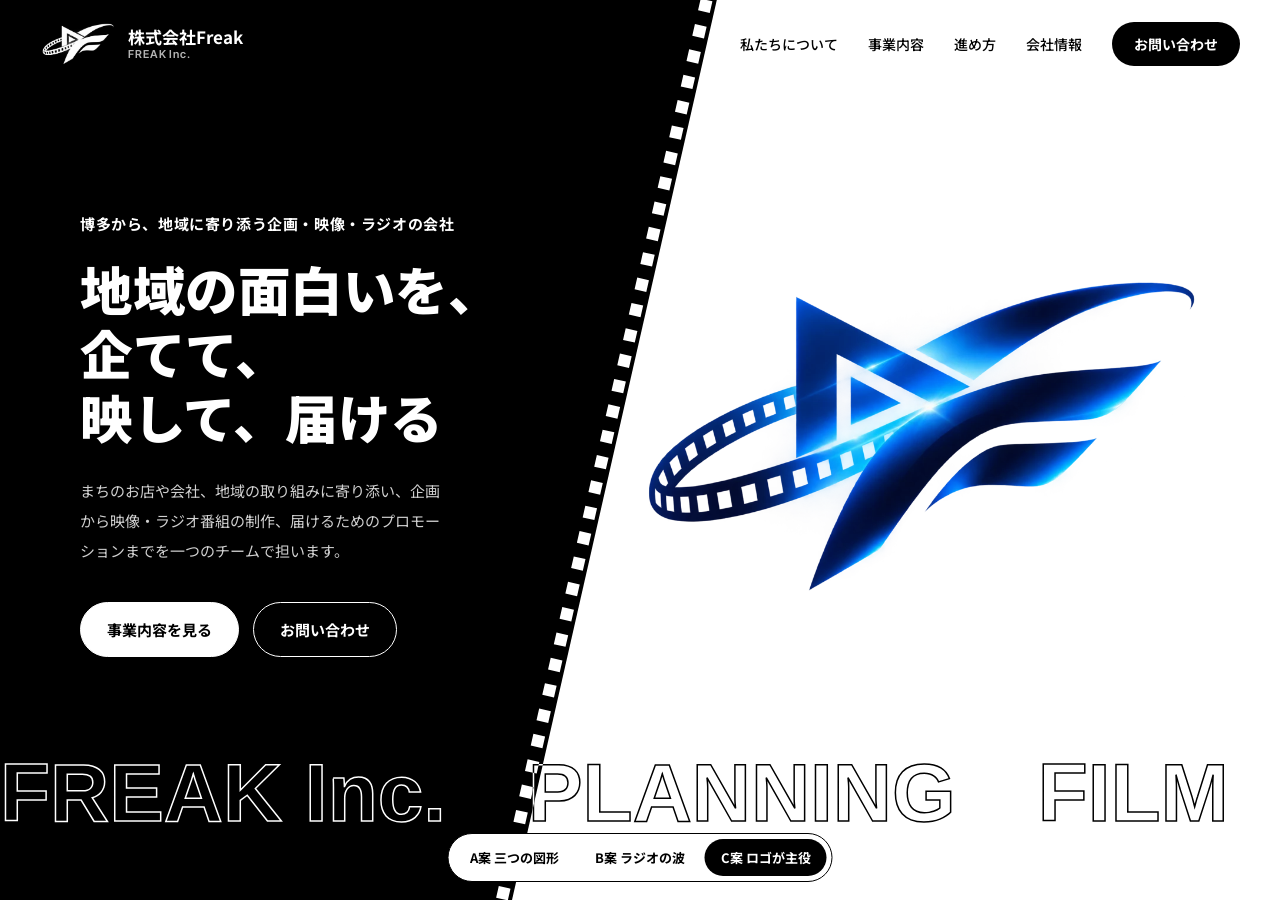
<file: hero-an/c.html>
<!doctype html>
<html lang="ja">
<head>
<meta charset="UTF-8">
<meta name="robots" content="noindex,nofollow">
<meta name="viewport" content="width=device-width, initial-scale=1">
<title>最初の画面 C案 ロゴが主役 | 株式会社Freak</title>
<link rel="preconnect" href="https://fonts.googleapis.com">
<link rel="preconnect" href="https://fonts.gstatic.com" crossorigin>
<link href="https://fonts.googleapis.com/css2?family=Inter+Tight:wght@600;800&family=Noto+Sans+JP:wght@400;500;700;900&display=swap" rel="stylesheet">
<link rel="stylesheet" href="base.css">
<link rel="stylesheet" href="c.css">
</head>
<body class="an-c">
<header class="hd">
  <a class="hd-brand" href="../index.html"><img src="../site/photos/logo.webp" alt="株式会社Freak ロゴ" width="480" height="264"><span>株式会社Freak<small>FREAK Inc.</small></span></a>
  <nav class="hd-nav" aria-label="メニュー"><a href="#">私たちについて</a><a href="#">事業内容</a><a href="#">進め方</a><a href="#">会社情報</a><a class="hd-cta" href="#">お問い合わせ</a></nav>
</header>
<main class="hero">
  <div class="panel" aria-hidden="true"></div>
  <svg class="perf" viewBox="0 0 100 100" preserveAspectRatio="none" aria-hidden="true"><line x1="55.2" y1="0" x2="39.2" y2="100"/></svg>
  <div class="copy">
    <p class="lead">博多から、地域に寄り添う企画・映像・ラジオの会社</p>
    <h1 class="h1"><span><b>地域の面白いを、</b></span><span><b>企てて、</b></span><span><b>映して、届ける</b></span></h1>
    <p class="sub">まちのお店や会社、地域の取り組みに寄り添い、企画から映像・ラジオ番組の制作、届けるためのプロモーションまでを一つのチームで担います。</p>
    <div class="btns"><a class="btn btn-main" href="#">事業内容を見る</a><a class="btn" href="#">お問い合わせ</a></div>
  </div>
  <div class="mark" aria-hidden="true"><img src="logo-big.webp" alt="" width="1000" height="551"></div>
  <div class="tape" aria-hidden="true"><div><span>FREAK Inc.　PLANNING　FILM　RADIO　PROMOTION　</span><span>FREAK Inc.　PLANNING　FILM　RADIO　PROMOTION　</span></div></div>
</main>
<nav class="sw" aria-label="案の切り替え"><a href="a.html">A案<span> 三つの図形</span></a><a href="b.html">B案<span> ラジオの波</span></a><a href="c.html" aria-current="page">C案<span> ロゴが主役</span></a></nav>

</body>
</html>
</file>
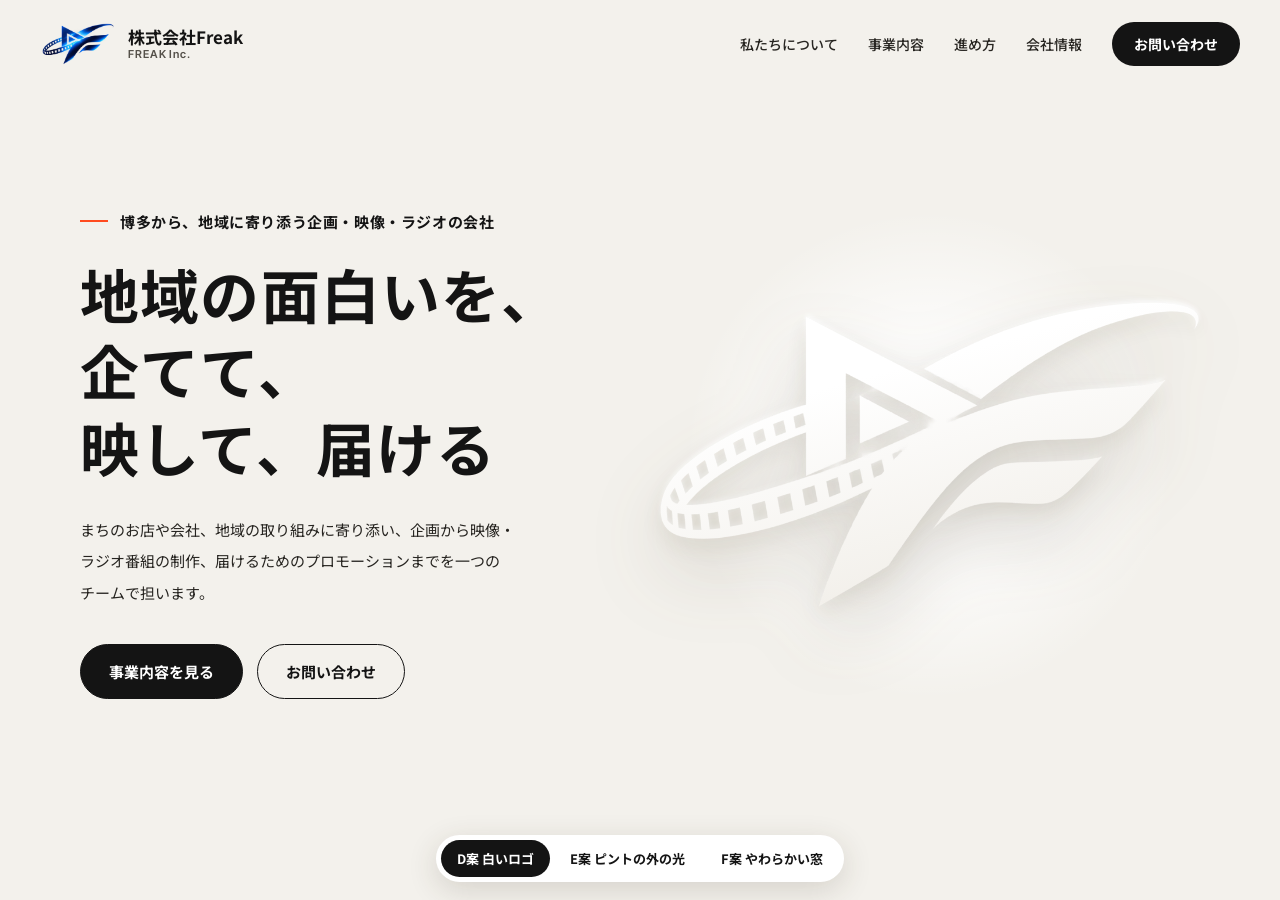
<file: hero-an/d.html>
<!doctype html>
<html lang="ja">
<head>
<meta charset="UTF-8">
<meta name="robots" content="noindex,nofollow">
<meta name="viewport" content="width=device-width, initial-scale=1">
<title>最初の画面 D案 白いロゴ | 株式会社Freak</title>
<link rel="preconnect" href="https://fonts.googleapis.com">
<link rel="preconnect" href="https://fonts.gstatic.com" crossorigin>
<link href="https://fonts.googleapis.com/css2?family=Inter+Tight:wght@600&family=Noto+Sans+JP:wght@400;500;700&display=swap" rel="stylesheet">
<link rel="stylesheet" href="soft.css">
<link rel="stylesheet" href="d.css">
</head>
<body>
<header class="hd">
  <a class="hd-brand" href="../index.html"><img src="../site/photos/logo.webp" alt="株式会社Freak ロゴ" width="480" height="264"><span>株式会社Freak<small>FREAK Inc.</small></span></a>
  <nav class="hd-nav" aria-label="メニュー"><a href="#">私たちについて</a><a href="#">事業内容</a><a href="#">進め方</a><a href="#">会社情報</a><a class="hd-cta" href="#">お問い合わせ</a></nav>
</header>
<main class="hero">
  <div class="copy">
    <p class="lead">博多から、地域に寄り添う企画・映像・ラジオの会社</p>
    <h1 class="h1"><span><b>地域の面白いを、</b></span><span><b>企てて、</b></span><span><b>映して、届ける</b></span></h1>
    <p class="sub">まちのお店や会社、地域の取り組みに寄り添い、企画から映像・ラジオ番組の制作、届けるためのプロモーションまでを一つのチームで担います。</p>
    <div class="btns"><a class="btn btn-main" href="#">事業内容を見る</a><a class="btn" href="#">お問い合わせ</a></div>
  </div>
  <div class="art" aria-hidden="true"><div class="glow"></div><div class="relief"><i></i></div></div>
</main>
<nav class="sw" aria-label="案の切り替え"><a href="d.html" aria-current="page">D案<span> 白いロゴ</span></a><a href="e.html">E案<span> ピントの外の光</span></a><a href="f.html">F案<span> やわらかい窓</span></a></nav>
</body>
</html>
</file>
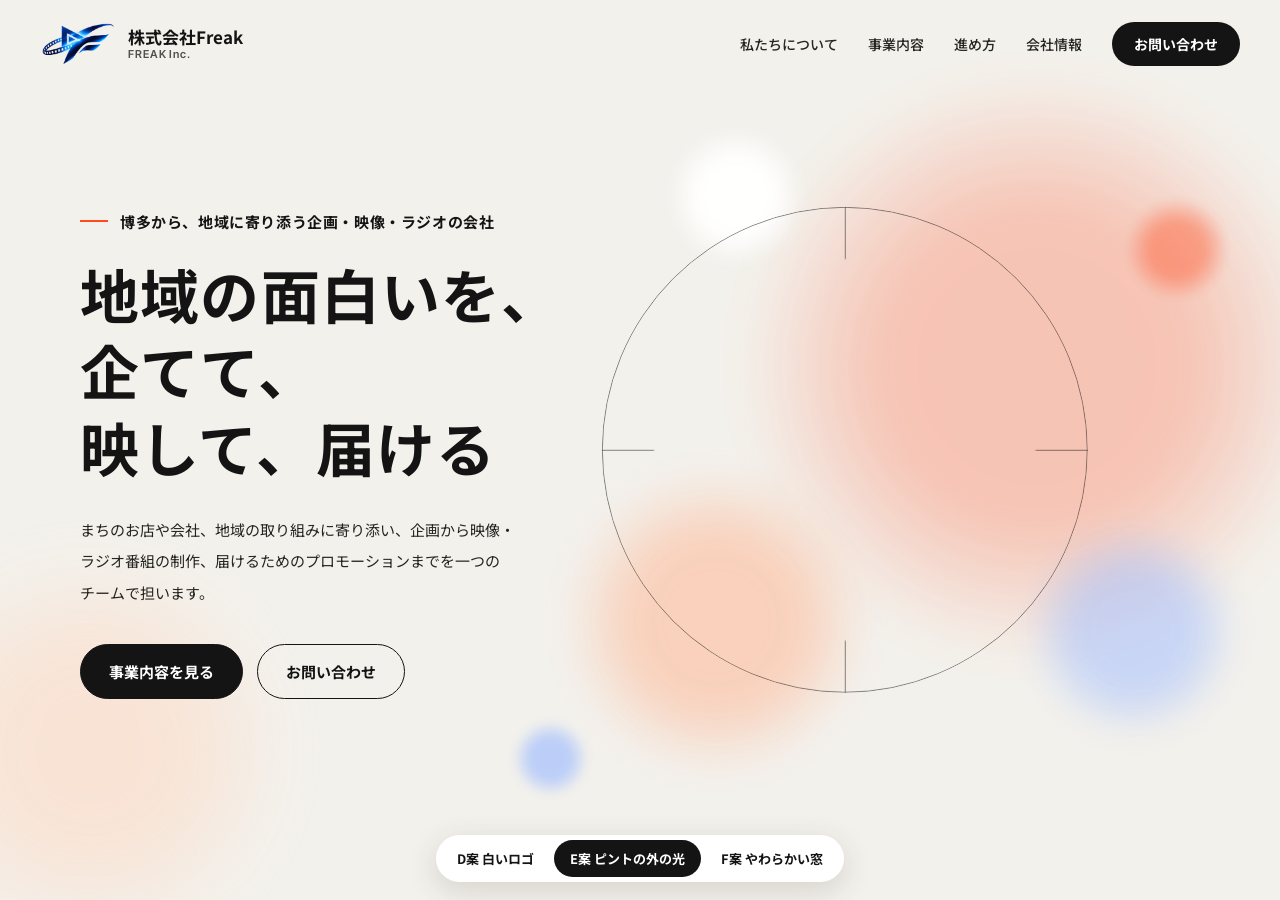
<file: hero-an/e.html>
<!doctype html>
<html lang="ja">
<head>
<meta charset="UTF-8">
<meta name="robots" content="noindex,nofollow">
<meta name="viewport" content="width=device-width, initial-scale=1">
<title>最初の画面 E案 ピントの外の光 | 株式会社Freak</title>
<link rel="preconnect" href="https://fonts.googleapis.com">
<link rel="preconnect" href="https://fonts.gstatic.com" crossorigin>
<link href="https://fonts.googleapis.com/css2?family=Inter+Tight:wght@600&family=Noto+Sans+JP:wght@400;500;700&display=swap" rel="stylesheet">
<link rel="stylesheet" href="soft.css">
<link rel="stylesheet" href="e.css">
</head>
<body>
<header class="hd">
  <a class="hd-brand" href="../index.html"><img src="../site/photos/logo.webp" alt="株式会社Freak ロゴ" width="480" height="264"><span>株式会社Freak<small>FREAK Inc.</small></span></a>
  <nav class="hd-nav" aria-label="メニュー"><a href="#">私たちについて</a><a href="#">事業内容</a><a href="#">進め方</a><a href="#">会社情報</a><a class="hd-cta" href="#">お問い合わせ</a></nav>
</header>
<main class="hero">
  <div class="copy">
    <p class="lead">博多から、地域に寄り添う企画・映像・ラジオの会社</p>
    <h1 class="h1"><span><b>地域の面白いを、</b></span><span><b>企てて、</b></span><span><b>映して、届ける</b></span></h1>
    <p class="sub">まちのお店や会社、地域の取り組みに寄り添い、企画から映像・ラジオ番組の制作、届けるためのプロモーションまでを一つのチームで担います。</p>
    <div class="btns"><a class="btn btn-main" href="#">事業内容を見る</a><a class="btn" href="#">お問い合わせ</a></div>
  </div>
  <div class="art" aria-hidden="true">
    <i class="bk bk0"></i>
    <i class="bk bk1"></i>
    <i class="bk bk2"></i>
    <i class="bk bk3"></i>
    <i class="bk bk4"></i>
    <i class="bk bk5"></i>
    <i class="bk bk6"></i>
    <div class="ring"></div>
  </div>
</main>
<nav class="sw" aria-label="案の切り替え"><a href="d.html">D案<span> 白いロゴ</span></a><a href="e.html" aria-current="page">E案<span> ピントの外の光</span></a><a href="f.html">F案<span> やわらかい窓</span></a></nav>
</body>
</html>
</file>
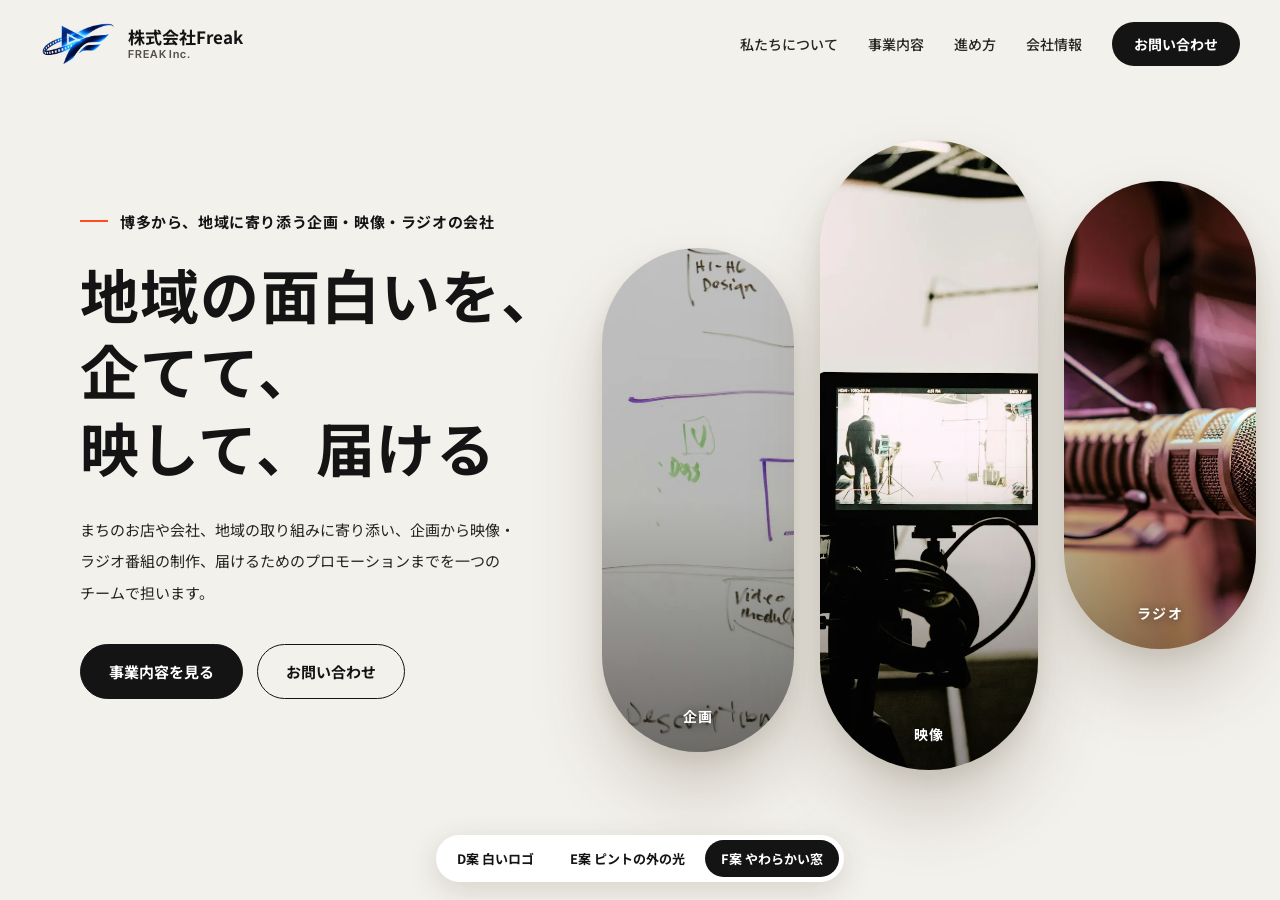
<file: hero-an/f.html>
<!doctype html>
<html lang="ja">
<head>
<meta charset="UTF-8">
<meta name="robots" content="noindex,nofollow">
<meta name="viewport" content="width=device-width, initial-scale=1">
<title>最初の画面 F案 やわらかい窓 | 株式会社Freak</title>
<link rel="preconnect" href="https://fonts.googleapis.com">
<link rel="preconnect" href="https://fonts.gstatic.com" crossorigin>
<link href="https://fonts.googleapis.com/css2?family=Inter+Tight:wght@600&family=Noto+Sans+JP:wght@400;500;700&display=swap" rel="stylesheet">
<link rel="stylesheet" href="soft.css">
<link rel="stylesheet" href="f.css">
</head>
<body>
<header class="hd">
  <a class="hd-brand" href="../index.html"><img src="../site/photos/logo.webp" alt="株式会社Freak ロゴ" width="480" height="264"><span>株式会社Freak<small>FREAK Inc.</small></span></a>
  <nav class="hd-nav" aria-label="メニュー"><a href="#">私たちについて</a><a href="#">事業内容</a><a href="#">進め方</a><a href="#">会社情報</a><a class="hd-cta" href="#">お問い合わせ</a></nav>
</header>
<main class="hero">
  <div class="copy">
    <p class="lead">博多から、地域に寄り添う企画・映像・ラジオの会社</p>
    <h1 class="h1"><span><b>地域の面白いを、</b></span><span><b>企てて、</b></span><span><b>映して、届ける</b></span></h1>
    <p class="sub">まちのお店や会社、地域の取り組みに寄り添い、企画から映像・ラジオ番組の制作、届けるためのプロモーションまでを一つのチームで担います。</p>
    <div class="btns"><a class="btn btn-main" href="#">事業内容を見る</a><a class="btn" href="#">お問い合わせ</a></div>
  </div>
  <div class="art">
    <figure class="win w1"><img src="../site/photos/svc-plan.webp" alt="企画の打ち合わせ" width="1600" height="900"><figcaption>企画</figcaption></figure>
    <figure class="win w2"><img src="../site/photos/fv-1.webp" alt="映像の撮影現場" width="1800" height="1202"><figcaption>映像</figcaption></figure>
    <figure class="win w3"><img src="../site/photos/svc-radio.webp" alt="ラジオ番組の収録" width="1600" height="900"><figcaption>ラジオ</figcaption></figure>
  </div>
</main>
<nav class="sw" aria-label="案の切り替え"><a href="d.html">D案<span> 白いロゴ</span></a><a href="e.html">E案<span> ピントの外の光</span></a><a href="f.html" aria-current="page">F案<span> やわらかい窓</span></a></nav>
</body>
</html>
</file>
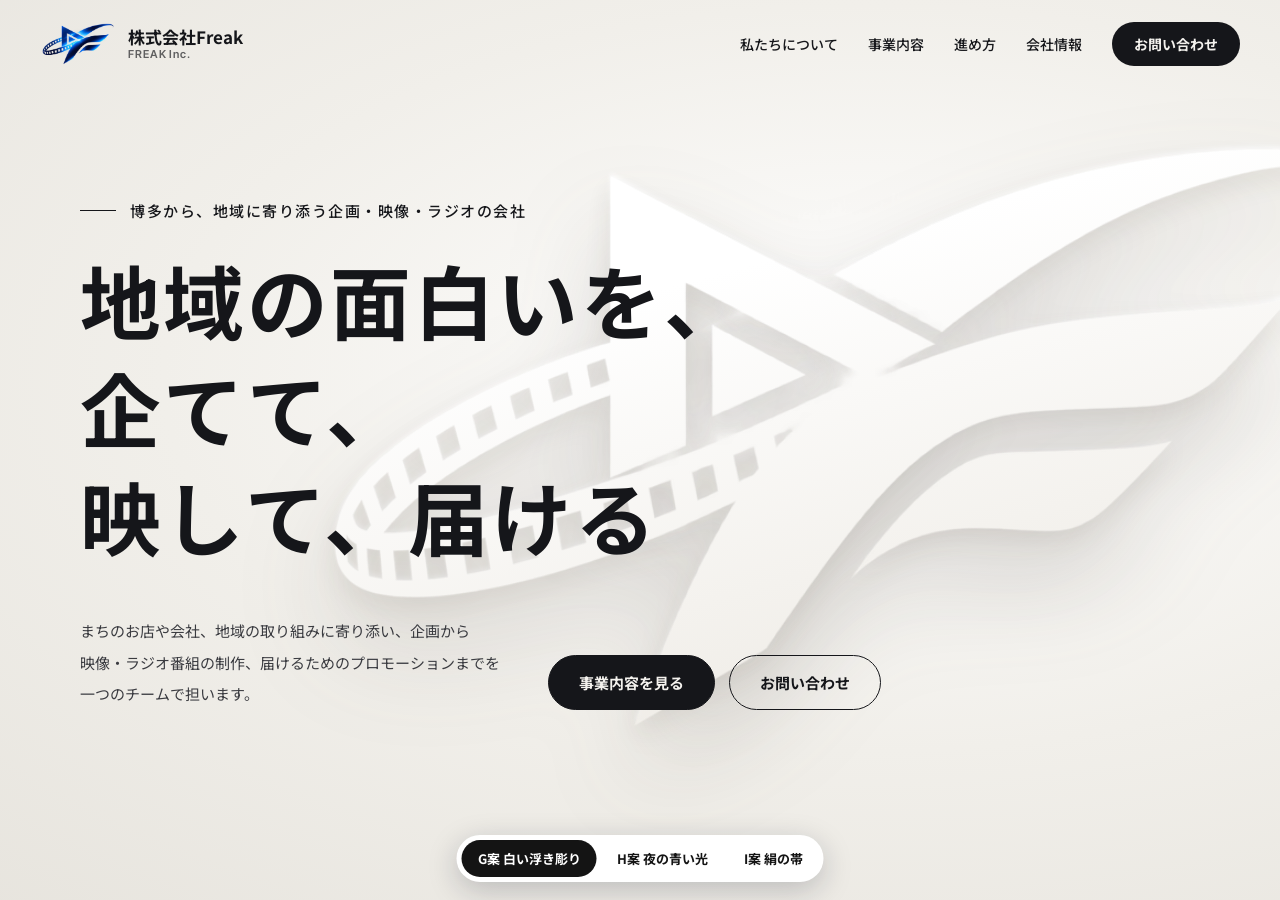
<file: hero-an/g.html>
<!doctype html>
<html lang="ja">
<head>
<meta charset="UTF-8">
<meta name="robots" content="noindex,nofollow">
<meta name="viewport" content="width=device-width, initial-scale=1">
<title>最初の画面 G案 白い浮き彫り | 株式会社Freak</title>
<link rel="preconnect" href="https://fonts.googleapis.com">
<link rel="preconnect" href="https://fonts.gstatic.com" crossorigin>
<link href="https://fonts.googleapis.com/css2?family=Inter+Tight:wght@600&family=Noto+Sans+JP:wght@400;500;700&family=Shippori+Mincho:wght@600&display=swap" rel="stylesheet">
<link rel="stylesheet" href="over.css">
<link rel="stylesheet" href="g.css">
</head>
<body>
<header class="hd">
  <a class="hd-brand" href="../index.html"><img src="../site/photos/logo.webp" alt="株式会社Freak ロゴ" width="480" height="264"><span>株式会社Freak<small>FREAK Inc.</small></span></a>
  <nav class="hd-nav" aria-label="メニュー"><a href="#">私たちについて</a><a href="#">事業内容</a><a href="#">進め方</a><a href="#">会社情報</a><a class="hd-cta" href="#">お問い合わせ</a></nav>
</header>
<main class="hero">
  <div class="art" aria-hidden="true"><div class="relief"><i></i></div></div>
  <div class="copy">
    <p class="lead">博多から、地域に寄り添う企画・映像・ラジオの会社</p>
    <h1 class="h1"><span><b>地域の面白いを、</b></span><span><b>企てて、</b></span><span><b>映して、届ける</b></span></h1>
  </div>
  <div class="foot">
    <p class="sub">まちのお店や会社、地域の取り組みに寄り添い、企画から映像・ラジオ番組の制作、届けるためのプロモーションまでを一つのチームで担います。</p>
    <div class="btns"><a class="btn btn-main" href="#">事業内容を見る</a><a class="btn" href="#">お問い合わせ</a></div>
  </div>
</main>
<nav class="sw" aria-label="案の切り替え"><a href="g.html" aria-current="page">G案<span> 白い浮き彫り</span></a><a href="h.html">H案<span> 夜の青い光</span></a><a href="i.html">I案<span> 絹の帯</span></a></nav>
</body>
</html>
</file>
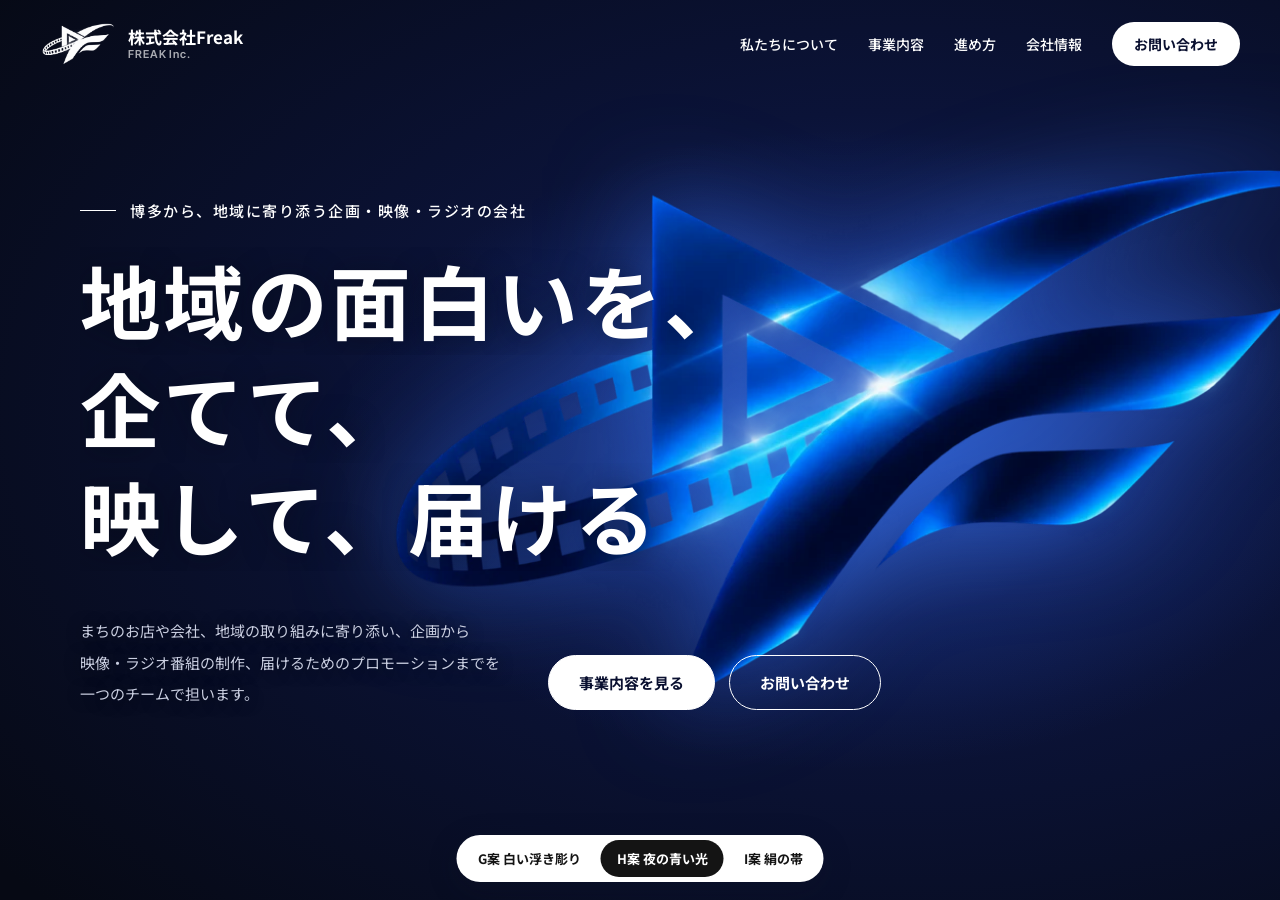
<file: hero-an/h.html>
<!doctype html>
<html lang="ja">
<head>
<meta charset="UTF-8">
<meta name="robots" content="noindex,nofollow">
<meta name="viewport" content="width=device-width, initial-scale=1">
<title>最初の画面 H案 夜の青い光 | 株式会社Freak</title>
<link rel="preconnect" href="https://fonts.googleapis.com">
<link rel="preconnect" href="https://fonts.gstatic.com" crossorigin>
<link href="https://fonts.googleapis.com/css2?family=Inter+Tight:wght@600&family=Noto+Sans+JP:wght@400;500;700&family=Shippori+Mincho:wght@600&display=swap" rel="stylesheet">
<link rel="stylesheet" href="over.css">
<link rel="stylesheet" href="h.css">
</head>
<body>
<header class="hd">
  <a class="hd-brand" href="../index.html"><img src="../site/photos/logo.webp" alt="株式会社Freak ロゴ" width="480" height="264"><span>株式会社Freak<small>FREAK Inc.</small></span></a>
  <nav class="hd-nav" aria-label="メニュー"><a href="#">私たちについて</a><a href="#">事業内容</a><a href="#">進め方</a><a href="#">会社情報</a><a class="hd-cta" href="#">お問い合わせ</a></nav>
</header>
<main class="hero">
  <div class="art" aria-hidden="true"><div class="bloom"></div><div class="mark"><img src="logo-big.webp" alt="" width="1000" height="551"></div></div>
  <div class="copy">
    <p class="lead">博多から、地域に寄り添う企画・映像・ラジオの会社</p>
    <h1 class="h1"><span><b>地域の面白いを、</b></span><span><b>企てて、</b></span><span><b>映して、届ける</b></span></h1>
  </div>
  <div class="foot">
    <p class="sub">まちのお店や会社、地域の取り組みに寄り添い、企画から映像・ラジオ番組の制作、届けるためのプロモーションまでを一つのチームで担います。</p>
    <div class="btns"><a class="btn btn-main" href="#">事業内容を見る</a><a class="btn" href="#">お問い合わせ</a></div>
  </div>
</main>
<nav class="sw" aria-label="案の切り替え"><a href="g.html">G案<span> 白い浮き彫り</span></a><a href="h.html" aria-current="page">H案<span> 夜の青い光</span></a><a href="i.html">I案<span> 絹の帯</span></a></nav>
</body>
</html>
</file>
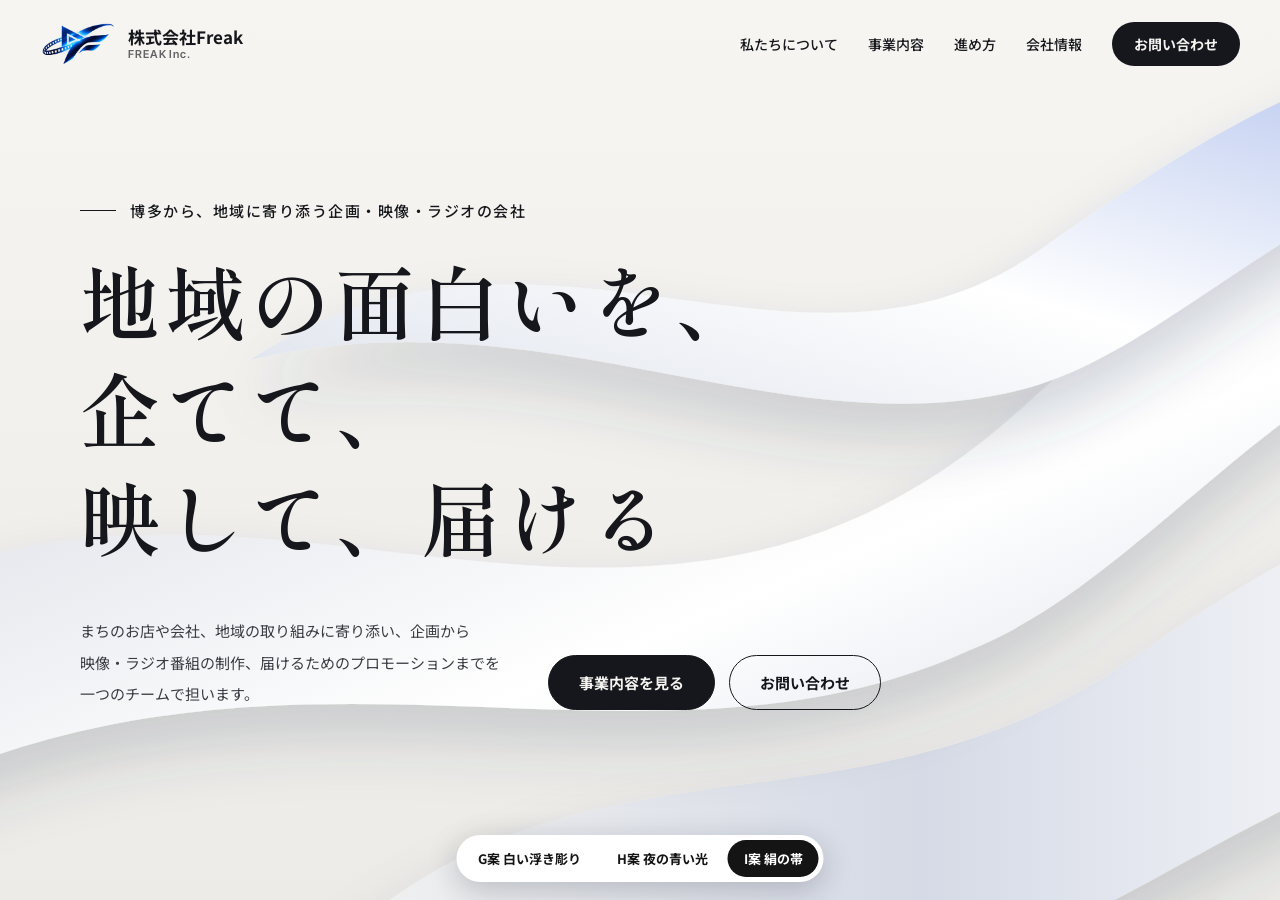
<file: hero-an/i.html>
<!doctype html>
<html lang="ja">
<head>
<meta charset="UTF-8">
<meta name="robots" content="noindex,nofollow">
<meta name="viewport" content="width=device-width, initial-scale=1">
<title>最初の画面 I案 絹の帯 | 株式会社Freak</title>
<link rel="preconnect" href="https://fonts.googleapis.com">
<link rel="preconnect" href="https://fonts.gstatic.com" crossorigin>
<link href="https://fonts.googleapis.com/css2?family=Inter+Tight:wght@600&family=Noto+Sans+JP:wght@400;500;700&family=Shippori+Mincho:wght@600&display=swap" rel="stylesheet">
<link rel="stylesheet" href="over.css">
<link rel="stylesheet" href="i.css">
</head>
<body>
<header class="hd">
  <a class="hd-brand" href="../index.html"><img src="../site/photos/logo.webp" alt="株式会社Freak ロゴ" width="480" height="264"><span>株式会社Freak<small>FREAK Inc.</small></span></a>
  <nav class="hd-nav" aria-label="メニュー"><a href="#">私たちについて</a><a href="#">事業内容</a><a href="#">進め方</a><a href="#">会社情報</a><a class="hd-cta" href="#">お問い合わせ</a></nav>
</header>
<main class="hero">
  <div class="art" aria-hidden="true">
    <svg viewBox="0 0 1440 900" preserveAspectRatio="xMidYMid slice">
      <defs>
        <linearGradient id="s1" x1="0" y1="0" x2="1" y2="1"><stop offset="0" stop-color="#FFFFFF"/><stop offset=".35" stop-color="#E7E9EE"/><stop offset=".6" stop-color="#FFFFFF"/><stop offset="1" stop-color="#C6CEDF"/></linearGradient>
        <linearGradient id="s2" x1="0" y1="1" x2="1" y2="0"><stop offset="0" stop-color="#DDE2EC"/><stop offset=".45" stop-color="#FFFFFF"/><stop offset="1" stop-color="#AFC0EC"/></linearGradient>
        <linearGradient id="s3" x1="0" y1="0" x2="1" y2="0"><stop offset="0" stop-color="#F3F3F1"/><stop offset=".5" stop-color="#D5DAE6"/><stop offset="1" stop-color="#FFFFFF"/></linearGradient>
        <filter id="sh" x="-20%" y="-40%" width="140%" height="200%"><feDropShadow dx="0" dy="34" stdDeviation="30" flood-color="#3A4460" flood-opacity=".2"/></filter>
      </defs>
      <g filter="url(#sh)"><path class="rb rb3" fill="url(#s3)" d="M380,980 C640,700 920,860 1210,660 S1500,520 1620,560 L1620,760 C1420,720 1260,900 1010,980 Z"/></g>
      <g filter="url(#sh)"><path class="rb rb1" fill="url(#s1)" d="M-120,640 C300,360 700,770 1100,410 S1500,110 1620,150 L1620,340 C1400,300 1250,570 1050,650 C700,810 320,570 -120,850 Z"/></g>
      <g filter="url(#sh)"><path class="rb rb2" fill="url(#s2)" d="M330,360 C620,170 880,420 1120,250 S1470,40 1620,60 L1620,150 C1400,160 1260,350 1100,390 C860,450 620,290 330,360 Z"/></g>
    </svg>
  </div>
  <div class="copy">
    <p class="lead">博多から、地域に寄り添う企画・映像・ラジオの会社</p>
    <h1 class="h1"><span><b>地域の面白いを、</b></span><span><b>企てて、</b></span><span><b>映して、届ける</b></span></h1>
  </div>
  <div class="foot">
    <p class="sub">まちのお店や会社、地域の取り組みに寄り添い、企画から映像・ラジオ番組の制作、届けるためのプロモーションまでを一つのチームで担います。</p>
    <div class="btns"><a class="btn btn-main" href="#">事業内容を見る</a><a class="btn" href="#">お問い合わせ</a></div>
  </div>
</main>
<nav class="sw" aria-label="案の切り替え"><a href="g.html">G案<span> 白い浮き彫り</span></a><a href="h.html">H案<span> 夜の青い光</span></a><a href="i.html" aria-current="page">I案<span> 絹の帯</span></a></nav>
</body>
</html>
</file>
<file: theme/assets/main.css>
/* ============================================================
   freak-creative-lab ─ 案 A「ファインダー」
   地＝生成り／文字＝墨／主＝REC の朱／暗転＝事業。読みやすさ：本文 16〜17px・行間 1.9・明暗差 7:1 以上。
   動きは「開いたとき」と「場面に入ったとき」だけ。読んでいる文字は動かさない。
   ============================================================ */
:root{
  --paper:#F3F1EC; --paper2:#E9E6DF; --ink:#141414; --text:#262420; --mute:#55514A;
  --line:#C9C5BC; --rec:#FF4B1F; --dark:#1B1B1D; --dark2:#242427; --on-dark:#EDEBE6; --on-dark-mute:#C3BFB7;
  --en:"Inter Tight","Helvetica Neue",Arial,sans-serif; --jp:"Noto Sans JP","Hiragino Sans","Hiragino Kaku Gothic ProN",sans-serif; --mono:"IBM Plex Mono",ui-monospace,Menlo,monospace;
  --w:1200px; --gut:24px; --ease:cubic-bezier(.22,1,.36,1); --io:cubic-bezier(.45,0,.55,1); --hdr:72px;
}
*,*::before,*::after{box-sizing:border-box}
html,body{overflow-x:clip}
html{scroll-behavior:smooth;scroll-padding-top:80px}
body{margin:0;background:var(--paper);color:var(--text);font-family:var(--jp);font-size:16px;line-height:1.9;letter-spacing:.02em;-webkit-font-smoothing:antialiased}
img{max-width:100%;height:auto;display:block}
a{color:inherit}
h1,h2,h3,p,dd,dt,li,small{word-break:auto-phrase;line-break:strict}
h1,h2,h3{text-wrap:balance;margin:0}
p,dd,li{text-wrap:pretty}
p{margin:0}
ul,ol,dl,dd,figure{margin:0;padding:0;list-style:none}
.wrap{max-width:calc(var(--w) + var(--gut)*2);margin-inline:auto;padding-inline:var(--gut)}
.sec{position:relative;padding-block:160px}
.bg-dark{background:var(--dark);color:var(--on-dark)}
.bg-rec{background:var(--rec);color:var(--ink)}
:focus-visible{outline:2px solid var(--rec);outline-offset:3px}

/* 行の箱（見出しを行ごとに下から滑り出させる） */
.ln{display:block;font-style:normal;overflow:hidden;padding-bottom:.08em;margin-bottom:-.08em}
.ln-in{display:inline-block;font-weight:inherit;transition:transform .7s var(--ease);transition-delay:calc(var(--i,0) * 80ms)}

/* REC の点 */
.rec-dot{display:inline-block;width:9px;height:9px;border-radius:50%;background:var(--rec);flex:none;animation:recBlink 1.6s steps(1) infinite}
@keyframes recBlink{50%{background:transparent;box-shadow:inset 0 0 0 1.5px var(--rec)}}

/* ファインダーの四隅の角（線だけ） */
.vf-c{position:absolute;width:26px;height:26px;border:0 solid var(--ink);pointer-events:none;transition:transform .6s var(--ease)}
.c-tl{top:0;left:0;border-top-width:2px;border-left-width:2px}
.c-tr{top:0;right:0;border-top-width:2px;border-right-width:2px}
.c-bl{bottom:0;left:0;border-bottom-width:2px;border-left-width:2px}
.c-br{bottom:0;right:0;border-bottom-width:2px;border-right-width:2px}

/* ---------- ボタン：ピル＋丸い矢印。乗せると丸の中の点が広がって朱で塗る ---------- */
.btn{display:inline-flex;align-items:center;gap:16px;min-height:56px;padding:6px 6px 6px 26px;border-radius:999px;background:var(--ink);color:var(--paper);text-decoration:none;font-weight:700;font-size:15px;letter-spacing:.06em;line-height:1.4;border:1px solid var(--ink);transition:background .4s var(--ease),color .4s var(--ease)}
.btn-dot{position:relative;width:44px;height:44px;border-radius:50%;background:var(--paper);color:var(--ink);display:grid;place-items:center;overflow:hidden;flex:none;transition:transform .5s var(--ease)}
.btn-fill{position:absolute;left:50%;top:50%;width:8px;height:8px;margin:-4px 0 0 -4px;border-radius:50%;background:var(--rec);transform:scale(0);transition:transform .9s cubic-bezier(.23,1,.32,1)}
.btn-ico{position:relative;font-size:18px;transition:transform .5s var(--ease),color .3s}
.btn:hover .btn-dot{transform:scale(1.12)}
.btn:hover .btn-fill{transform:scale(7)}
.btn:hover .btn-ico{color:#fff;transform:translateX(2px)}
.btn-line{background:transparent;color:var(--ink)}
.btn-line .btn-dot{background:var(--ink);color:var(--paper)}
.btn-line:hover{background:var(--ink);color:var(--paper)}
.btn-ink{background:var(--paper);color:var(--ink);border-color:var(--paper)}
.btn-ink .btn-dot{background:var(--ink);color:var(--paper)}
.btn-txt{white-space:nowrap}

/* ---------- 開いたときの幕 ---------- */
.intro{display:none}
html.js .intro{display:block;position:fixed;inset:0;z-index:300;background:var(--paper);pointer-events:none}
html.js .intro.is-open{background:transparent}
html.js .intro.is-gone{display:none}
.intro-tc{position:absolute;left:50%;top:50%;transform:translate(-50%,-50%);display:flex;align-items:center;gap:12px;font-family:var(--mono);font-size:22px;color:var(--ink);letter-spacing:.04em;transition:transform .9s cubic-bezier(.76,0,.24,1),opacity .3s;white-space:nowrap}
.intro-rec{width:12px;height:12px;border-radius:50%;background:var(--rec);animation:recBlink .5s steps(1) 2}
.intro-rec-t{font-size:14px;color:var(--rec);font-weight:500}
.intro.is-open .intro-tc,.intro.is-open .intro-corner{opacity:0}
.intro-corner{position:absolute;width:44px;height:44px;border:0 solid var(--ink);transition:transform .9s cubic-bezier(.76,0,.24,1),opacity .3s}
.intro-corner.c-tl{top:24px;left:24px;border-top-width:2px;border-left-width:2px}
.intro-corner.c-tr{top:24px;right:24px;border-top-width:2px;border-right-width:2px}
.intro-corner.c-bl{bottom:24px;left:24px;border-bottom-width:2px;border-left-width:2px}
.intro-corner.c-br{bottom:24px;right:24px;border-bottom-width:2px;border-right-width:2px}
.intro-curtain{position:absolute;inset:0;background:var(--ink);transform:translateY(-101%)}
.intro-curtain.is-run{transform:translateY(101%);transition:transform 1.8s var(--io)}

/* ---------- ヘッダー ---------- */
.site-header{position:fixed;top:0;left:0;right:0;z-index:100;height:var(--hdr);display:flex;align-items:center;gap:32px;padding:0 max(var(--gut),calc((100vw - 1360px)/2));background:rgba(243,241,236,.86);backdrop-filter:blur(10px);-webkit-backdrop-filter:blur(10px);border-bottom:1px solid transparent;transition:transform .65s var(--ease),border-color .3s}
body.is-scrolled .site-header{border-bottom-color:var(--line)}
html.js body:not(.is-ready) .site-header{transform:translateY(-110%)}
.brand{display:flex;align-items:center;gap:12px;text-decoration:none;color:var(--ink);margin-right:auto;min-width:0}
.brand-logo{display:block;height:44px;flex:none}
.brand-logo img{height:100%;width:auto;max-width:160px;object-fit:contain}
.brand-text{display:flex;flex-direction:column;line-height:1.2;min-width:0}
.brand-name{font-weight:700;font-size:16px;letter-spacing:.04em;white-space:nowrap}
.brand-sub{font-family:var(--en);font-size:11px;letter-spacing:.14em;color:var(--mute);white-space:nowrap}
.nav-links{display:flex;gap:28px}
.nav-links a{position:relative;text-decoration:none;font-size:14px;font-weight:500;color:var(--ink);padding:6px 0}
.nav-links a::after{content:"";position:absolute;left:0;right:0;bottom:0;height:1px;background:var(--rec);transform:scaleX(0);transform-origin:right;transition:transform 1.2s cubic-bezier(.23,1,.32,1)}
.nav-links a:hover::after{transform:scaleX(1);transform-origin:left}
.hdr-rec{display:flex;align-items:center;gap:6px;font-family:var(--mono);font-size:12px;color:var(--rec)}
.nav-contact{display:inline-flex;align-items:center;height:42px;padding:0 20px;border-radius:999px;background:var(--ink);color:var(--paper);text-decoration:none;font-size:14px;font-weight:700;transition:background .3s}
.nav-contact:hover{background:var(--rec);color:var(--ink)}
.menu-btn{display:none;width:44px;height:44px;border:1px solid var(--ink);border-radius:50%;background:transparent;position:relative;cursor:pointer;flex:none}
.menu-btn span{position:absolute;left:12px;right:12px;height:1.5px;background:var(--ink);transition:transform .3s}
.menu-btn span:nth-child(1){top:18px}.menu-btn span:nth-child(2){top:24px}
.menu-btn.open span:nth-child(1){transform:translateY(3px) rotate(45deg)}
.menu-btn.open span:nth-child(2){transform:translateY(-3px) rotate(-45deg)}
.mobile-nav{position:fixed;inset:0;z-index:90;background:var(--paper);opacity:1;visibility:hidden;pointer-events:none;transform:translateY(-100%);transition:transform .5s var(--ease),visibility 0s .5s;padding:calc(var(--hdr) + 32px) var(--gut) 40px;overflow:auto}
.mobile-nav.open{visibility:visible;pointer-events:auto;transform:none;opacity:1;transition:transform .5s var(--ease)}
.mnav-in{display:flex;flex-direction:column}
.mobile-nav a{display:flex;align-items:baseline;gap:16px;padding:18px 0;border-bottom:1px solid var(--line);text-decoration:none;font-size:20px;font-weight:700;color:var(--ink)}
.mnav-no{font-family:var(--mono);font-size:13px;color:var(--rec);font-weight:500}
.mobile-nav .mnav-tel{align-items:center;font-family:var(--en);font-size:24px;border-bottom:0;margin-top:16px}

/* ---------- SCENE 00 最初の画面 ---------- */
.sec-fv{min-height:max(100svh,720px);padding:calc(var(--hdr) + 56px) 0 96px;display:flex;align-items:center;overflow:hidden}
.fv-grid{position:absolute;inset:0;background:repeating-linear-gradient(90deg,rgba(20,20,20,.06) 0 1px,transparent 1px 120px);pointer-events:none}
.fv-in{position:relative;width:100%;max-width:1360px;margin-inline:auto;padding-inline:max(var(--gut),40px);display:grid;grid-template-columns:5fr 7fr;gap:56px;align-items:center}
.fv-copy{min-width:0}
.fv-eyebrow{display:inline-flex;align-items:center;gap:10px;font-size:14px;font-weight:700;color:var(--ink);letter-spacing:.08em;margin-bottom:28px}
.fv-eyebrow::before{content:"";width:28px;height:2px;background:var(--rec)}
.fv-title{font-size:clamp(36px,4.3vw,62px);line-height:1.28;font-weight:700;color:var(--ink);letter-spacing:.02em}
.fv-lead{margin-top:28px;font-size:16px;line-height:1.95;color:var(--text);max-width:30em}
.fv-btns{display:flex;flex-wrap:wrap;gap:14px;margin-top:40px}
.fv-stage{position:relative;min-width:0;padding:40px 28px 64px 36px}
.vf{position:relative;aspect-ratio:16/9;padding:14px}
.vf-screen{position:absolute;inset:14px;overflow:hidden;background:#1d1d1f}
.vf-shot{position:absolute;inset:0;z-index:1}
.vf-shot.is-prev{z-index:2}
.vf-shot.is-cur{z-index:3}
.vf-shot.is-wipe{animation:vfWipe 1.1s var(--io) both}
@keyframes vfWipe{from{clip-path:inset(0 0 100% 0)}to{clip-path:inset(0 0 0 0)}}
.vf-img{width:100%;height:100%;object-fit:cover;filter:saturate(.88) contrast(1.04)}
.vf-shot.is-cur .vf-img{animation:vfZoom 9s linear both}
@keyframes vfZoom{from{transform:scale(1.06)}to{transform:scale(1)}}
.vf-scan{position:absolute;left:0;right:0;top:0;height:2px;z-index:5;background:rgba(255,255,255,.85);box-shadow:0 0 18px 4px rgba(255,75,31,.55);transform:translateY(-10px);pointer-events:none}
.vf-scan.is-run{animation:vfScan 1.1s var(--io) both}
@keyframes vfScan{from{transform:translateY(-4px)}to{transform:translateY(var(--vfh,400px))}}
.vf-screen::after{content:"";position:absolute;inset:0;z-index:4;background:linear-gradient(180deg,rgba(0,0,0,.45),transparent 22%,transparent 78%,rgba(0,0,0,.5));pointer-events:none}
.vf .vf-c{width:34px;height:34px}
.vf-hud{position:absolute;z-index:6;font-family:var(--mono);font-size:12px;letter-spacing:.06em;color:#fff;display:flex;align-items:center;gap:8px;line-height:1}
.vf-hud-tl{top:30px;left:32px}.vf-hud-tr{top:30px;right:32px}.vf-hud-bl{bottom:30px;left:auto;right:84px}.vf-hud-br{bottom:30px;right:32px}
.vf-hud .rec-dot{width:8px;height:8px}
.win{position:absolute;z-index:7;width:clamp(120px,12vw,176px);background:var(--paper);border:1px solid var(--ink);padding:6px;transition:transform .8s var(--ease),filter .8s var(--ease)}
.win-ph{aspect-ratio:4/3;overflow:hidden;background:#222}
.win-img{width:100%;height:100%;object-fit:cover;filter:saturate(.88);transition:transform .6s var(--ease)}
.win:hover .win-img{transform:scale(1.06)}
.win-cap{font-family:var(--mono);font-size:12px;letter-spacing:.08em;color:var(--ink);padding:6px 2px 0;line-height:1.2}
.win-1{left:30%;top:-34px}
.win-2{right:-6px;top:38%}
.win-3{left:-6px;bottom:2px}
.fv-scroll{position:absolute;left:max(var(--gut),40px);bottom:28px;display:flex;align-items:center;gap:12px;font-family:var(--mono);font-size:12px;letter-spacing:.14em;color:var(--ink);text-decoration:none}
.fv-scroll-bar{width:64px;height:1px;background:var(--line);position:relative;overflow:hidden}
.fv-scroll-bar::after{content:"";position:absolute;inset:0;background:var(--ink);animation:scrollBar 2.2s var(--io) infinite}
@keyframes scrollBar{0%{transform:translateX(-100%)}60%,100%{transform:translateX(100%)}}

/* 開いたときの「出る前」の状態（JS が動いていて、まだ幕が抜けていないときだけ） */
html.js body:not(.is-ready) .fv-title .ln-in{transform:translateY(110%)}
html.js body:not(.is-ready) .fv-up{transform:translateY(24px);filter:blur(6px)}
html.js body:not(.is-ready) .win{transform:translateY(30px) scale(.92);filter:blur(4px)}
/* 2026-11-15：写真の窓は「切り抜き」で隠さず、上下 2 枚の幕（.vf-sh）で隠す。切り抜きだと写真が開く瞬間まで一度も描かれず、開いた瞬間に展開と描画がまとまって引っかかった（実測 1 コマ 約 400ms → 幕にすると約 90ms）。見た目は同じ（真ん中の線から上下に開く） */
html.js body:not(.is-ready) .vf-sh{transform:scaleY(1)}
.fv-up{transition:transform .8s var(--ease),filter .8s var(--ease)}
.vf-sh{position:absolute;left:0;right:0;height:50.5%;z-index:6;background:var(--paper);transform:scaleY(0);pointer-events:none}
body.is-ready .vf-sh{transition:transform 1.1s var(--io)}
.vf-sh-t{top:0;transform-origin:50% 0}
.vf-sh-b{bottom:0;transform-origin:50% 100%}
body.is-ready .fv-title .ln-in{transition-delay:calc(.15s + var(--i,0) * 80ms)}
body.is-ready .fv-eyebrow{transition-delay:.05s}
body.is-ready .fv-lead{transition-delay:.45s}
body.is-ready .fv-btns{transition-delay:.55s}
body.is-ready .win-1{transition-delay:.35s}
body.is-ready .win-2{transition-delay:.45s}
body.is-ready .win-3{transition-delay:.55s}

/* ---------- 場面の頭 ---------- */
.sec-head{margin-bottom:64px}
.sec-scene{display:grid;grid-template-columns:auto auto 1fr;align-items:center;column-gap:10px;font-family:var(--mono);font-size:13px;letter-spacing:.1em;color:var(--mute);line-height:1.4}
.sec-no{color:var(--rec)}
.sec-en{grid-column:1/-1;font-family:var(--en);font-size:clamp(48px,6vw,84px);font-weight:700;letter-spacing:-.04em;line-height:1;color:var(--ink);margin-top:18px}
.sec-eyebrow{font-size:15px;font-weight:700;letter-spacing:.12em;color:var(--ink);margin-top:14px;display:flex;align-items:center;gap:10px}
.sec-eyebrow::before{content:"";width:20px;height:1px;background:currentColor}
.sec-title{font-size:clamp(26px,2.7vw,38px);line-height:1.5;font-weight:700;color:var(--ink);margin-top:40px;letter-spacing:.03em}
.sec-lead{font-size:16px;color:var(--mute);margin-top:18px;line-height:1.9}
.on-dark .sec-scene{color:var(--on-dark-mute)}
.on-dark .sec-en,.on-dark .sec-eyebrow,.on-dark .sec-title{color:var(--on-dark)}
.on-dark .sec-lead{color:var(--on-dark-mute)}

/* 現れる演出（位置をずらす＋ぼかすだけ。opacity は使わない） */
html.js .reveal{opacity:1;transform:translateY(28px);filter:blur(6px);transition:transform .9s var(--ease),filter .9s var(--ease)}
html.js .reveal.is-in{transform:none;filter:none}
html.js .sec-title.reveal,html.js .cta-title.reveal{transform:none;filter:none}
html.js .sec-title.reveal .ln-in,html.js .cta-title.reveal .ln-in{transform:translateY(110%)}
html.js .sec-title.reveal.is-in .ln-in,html.js .cta-title.reveal.is-in .ln-in{transform:none}
/* 写真の枠：四隅の角が先に出て、写真が上から開く */
html.js .frame.reveal{transform:none;filter:none}
html.js .frame.reveal .vf-c{transform:scale(1.25)}
html.js .frame.reveal .frame-ph{clip-path:inset(0 0 100% 0);transition:clip-path 1s var(--io) .2s}
html.js .frame.reveal.is-in .vf-c{transform:none}
html.js .frame.reveal.is-in .frame-ph{clip-path:inset(0)}

.frame{position:relative;padding:12px}
.frame-ph{overflow:hidden;background:#d8d4cc}
.frame-img{width:100%;height:100%;object-fit:cover;filter:saturate(.88) contrast(1.03);transition:transform .9s var(--ease)}
.frame:hover .frame-img{transform:scale(1.04)}
.frame:hover .vf-c.c-tl{transform:translate(-6px,-6px)}
.frame:hover .vf-c.c-tr{transform:translate(6px,-6px)}
.frame:hover .vf-c.c-bl{transform:translate(-6px,6px)}
.frame:hover .vf-c.c-br{transform:translate(6px,6px)}
.frame-cap{font-family:var(--jp);font-size:12px;color:var(--mute);margin-top:8px}

/* ---------- SCENE 01 私たちについて ---------- */
.st-grid{display:grid;grid-template-columns:120px 1fr;gap:48px}
.st-side{position:relative;display:flex;flex-direction:column;align-items:center;gap:20px}
.st-no{font-family:var(--en);font-weight:700;font-size:96px;line-height:.9;letter-spacing:-.05em;color:transparent;-webkit-text-stroke:1.5px var(--ink)}
.st-line{flex:1;width:1px;background:linear-gradient(var(--rec) 0 80px,var(--line) 80px)}
.st-main{min-width:0}
.st-cols{display:grid;grid-template-columns:1fr 1.05fr;gap:64px;align-items:start}
.st-body{font-size:17px;line-height:2;color:var(--text)}
.st-fig .frame-ph{aspect-ratio:4/3}
.st-promise{display:grid;grid-template-columns:repeat(3,1fr);gap:24px;margin-top:88px}
.st-promise li{border-top:1px solid var(--ink);padding-top:20px;font-size:17px;font-weight:700;line-height:1.7;color:var(--ink);display:flex;flex-direction:column;gap:10px}
.pr-no{font-family:var(--mono);font-size:13px;font-weight:500;color:var(--rec)}

/* ---------- SCENE 02 事業内容（暗転・カードが重なる） ---------- */
.sec-service{padding-bottom:120px}
.sv-stack{display:flex;flex-direction:column;gap:40px}
.sv-card{position:sticky;top:calc(var(--hdr) + 24px + var(--n) * 22px);display:grid;grid-template-columns:1.15fr 1fr;gap:48px;align-items:center;padding:28px;background:var(--dark2);border:1px solid #3a3a3f;min-height:min(560px,calc(100svh - 140px));box-shadow:0 -24px 48px rgba(0,0,0,.35)}
.sv-fig{padding:12px;align-self:stretch;display:flex}
.sv-fig .frame-ph{flex:1;min-height:320px}
.sv-fig .vf-c{border-color:var(--on-dark)}
.sv-body{min-width:0;padding-right:16px}
.sv-no{display:flex;align-items:center;gap:14px;font-family:var(--mono);font-size:13px;color:var(--rec);letter-spacing:.1em}
.sv-en{font-family:var(--en);color:var(--on-dark-mute);letter-spacing:.16em;font-size:12px}
.sv-title{font-size:clamp(26px,2.6vw,36px);font-weight:700;line-height:1.4;color:var(--on-dark);margin-top:18px}
.sv-text{font-size:16px;line-height:1.95;color:var(--on-dark-mute);margin-top:22px}
.sv-tags{display:flex;flex-wrap:wrap;gap:10px;margin-top:28px}
.sv-tags li{border:1px solid #55555c;border-radius:999px;padding:6px 14px;font-size:14px;color:var(--on-dark);line-height:1.5}

/* ---------- SCENE 03 進め方（タイムライン） ---------- */
.sec-process{padding-bottom:0}
.tl{position:relative;padding-top:8px}
.tl-ruler{position:relative;height:2px;background:var(--line);margin:0 0 40px}
.tl-bar{position:absolute;inset:0;background:var(--ink);transform:scaleX(var(--p,0));transform-origin:left;transition:transform .2s linear}
.tl-head{position:absolute;top:-7px;left:0;width:2px;height:16px;background:var(--rec);transform:translateX(calc(var(--p,0) * var(--tlw,1000px)));transition:transform .2s linear}
.tl-list{display:grid;grid-template-columns:repeat(4,1fr);gap:32px}
.tl-item{position:relative;min-width:0}
html.js .tl-item.reveal{transition-delay:calc(var(--i) * 120ms)}
.tl-mark{position:absolute;top:-49px;left:0;width:14px;height:14px;border:2px solid var(--ink);background:var(--paper);transition:background .4s .3s}
.tl-item.is-in .tl-mark{background:var(--rec);border-color:var(--rec)}
.tl-meta{font-family:var(--mono);font-size:13px;color:var(--rec);letter-spacing:.1em}
.tl-title{font-size:22px;font-weight:700;color:var(--ink);margin-top:8px;line-height:1.5}
.tl-text{font-size:16px;line-height:1.9;color:var(--text);margin-top:12px}
.mq{margin-top:140px;border-block:1px solid var(--ink);overflow:hidden;padding:18px 0;background:var(--paper)}
.mq-track{display:flex;width:max-content;animation:mq 28s linear infinite}
.mq-unit{font-family:var(--en);font-weight:600;font-size:clamp(28px,3.4vw,48px);letter-spacing:-.02em;color:var(--ink);padding-right:.6em;white-space:nowrap;line-height:1.2}
@keyframes mq{to{transform:translateX(-50%)}}

/* ---------- SCENE 04 会社情報 ---------- */
.kh-grid{display:grid;grid-template-columns:5fr 7fr;gap:72px;align-items:start}
.kh-visual{position:relative;min-width:0;padding-bottom:56px}
.kh-fig .frame-ph{aspect-ratio:4/5}
.kh-logo{position:absolute;right:-28px;bottom:0;width:236px;padding:16px 18px;border-radius:16px;background:var(--paper);box-shadow:0 18px 40px rgba(20,20,20,.18)}
.kh-logo img{width:100%;height:auto}
.kh-list{border-top:1px solid var(--ink)}
.kh-row{display:grid;grid-template-columns:150px 1fr;gap:24px;padding:22px 0;border-bottom:1px solid var(--line)}
.kh-row dt{font-size:15px;font-weight:700;color:var(--ink)}
.kh-row dd{font-size:16px;line-height:1.85;color:var(--text);min-width:0}
.kh-map{margin-top:48px;display:flex;justify-content:flex-end}

/* ---------- SCENE 05 お問い合わせ ---------- */
.sec-cta{padding-block:140px}
.cta-grid{display:grid;grid-template-columns:1.1fr 1fr;gap:64px;align-items:center}
/* 朱の地に黒文字は読みづらい（2026-11-14 指摘）→ 地を深い朱にして文字を白に（白との差 5.3：1） */
.sec-cta.bg-rec{background:#C8360F;color:#fff}
.sec-cta .sec-scene,.sec-cta .sec-no,.sec-cta .sec-en{color:#fff}
.sec-cta .rec-dot{background:#fff}
@keyframes recBlinkInk{50%{background:transparent;box-shadow:inset 0 0 0 1.5px #fff}}
.sec-cta .rec-dot{animation-name:recBlinkInk}
.sec-cta .sec-en{font-size:clamp(44px,5vw,72px)}
.cta-title{font-size:clamp(32px,3.6vw,52px);font-weight:700;line-height:1.35;color:#fff;margin-top:36px}
.cta-lead{font-size:17px;line-height:1.95;color:#fff;font-weight:500;margin-top:24px;max-width:30em}
.cta-grid>*{min-width:0}
.cta-box{background:var(--ink);color:var(--paper);padding:48px 44px;position:relative}
.cta-box::before{content:"";position:absolute;inset:12px;border:1px solid rgba(243,241,236,.18);pointer-events:none}
.cta-label{font-size:15px;font-weight:700;letter-spacing:.06em}
.cta-tel{display:flex;align-items:center;gap:14px;margin-top:18px;font-family:var(--en);font-size:clamp(32px,3.4vw,46px);font-weight:600;letter-spacing:.01em;color:var(--paper);text-decoration:none;line-height:1.2;white-space:nowrap}
.cta-tel .wpp-ico{color:var(--rec);font-size:.7em}
.cta-hours{font-size:15px;color:#d6d2ca;margin-top:12px}
.cta-box .btn{margin-top:32px}

/* ---------- フッター ---------- */
.site-footer{position:relative;z-index:5;background:var(--dark);color:var(--on-dark);padding:88px 0 32px}
.ft-in{max-width:calc(var(--w) + var(--gut)*2);margin-inline:auto;padding-inline:var(--gut);display:grid;grid-template-columns:1.2fr 1.4fr 1fr;gap:48px}
.ft-brand{display:flex;align-items:center;gap:16px}
.ft-logo{width:120px;flex:none}
.ft-logo.is-white{padding:0;background:none}
.ft-logo.is-white img{border-radius:0}
.ft-name{display:flex;flex-direction:column;font-size:18px;font-weight:700;line-height:1.4}
.ft-name small{font-family:var(--en);font-size:12px;letter-spacing:.14em;color:var(--on-dark-mute);font-weight:500}
.ft-info{font-style:normal;display:flex;flex-direction:column;gap:10px;font-size:15px;color:var(--on-dark-mute)}
.ft-row{display:flex;gap:10px;align-items:flex-start;text-decoration:none;color:inherit}
.ft-row .wpp-ico{margin-top:.45em;color:var(--rec);flex:none}
.ft-nav{display:flex;flex-direction:column;gap:10px}
.ft-nav a{text-decoration:none;font-size:15px;color:var(--on-dark);width:fit-content;background:linear-gradient(var(--rec),var(--rec)) 0 100%/0 1px no-repeat;transition:background-size .6s var(--ease)}
.ft-nav a:hover{background-size:100% 1px}
.ft-bottom{max-width:calc(var(--w) + var(--gut)*2);margin:64px auto 0;padding:24px var(--gut) 0;border-top:1px solid #3a3a3f;display:flex;justify-content:space-between;align-items:center;gap:16px;font-size:13px;color:var(--on-dark-mute)}
.ft-top{display:inline-flex;align-items:center;gap:8px;color:var(--on-dark);text-decoration:none;font-size:13px}

/* ---------- 2026-11-14 追加：サブのテーマ・進行中のプロジェクト・共同事業者・フォーム 2 種 ---------- */
.fv-sub{margin-top:22px;padding-left:16px;border-left:3px solid var(--rec);font-size:clamp(16px,1.35vw,19px);font-weight:700;line-height:1.7;color:var(--ink);letter-spacing:.02em}
body.is-ready .fv-sub{transition-delay:.4s}
.sv-now{margin-top:22px;padding:14px 16px;border:1px solid var(--rec);background:rgba(255,75,31,.08)}
.sv-now-label{display:flex;align-items:center;gap:8px;font-family:var(--mono);font-size:12px;letter-spacing:.1em;color:var(--rec)}
.sv-now-label .rec-dot{width:7px;height:7px}
.sv-now-list li{margin-top:6px;font-size:18px;font-weight:700;color:var(--on-dark);line-height:1.5}
.sv-now-list li::before{content:"『"}.sv-now-list li::after{content:"』"}
.sv-partner{margin-top:96px;padding:48px;border:1px solid #3a3a3f;background:linear-gradient(135deg,var(--dark2),var(--dark));display:grid;grid-template-columns:1fr 1.2fr;gap:48px;align-items:center}
.pt-eyebrow{display:flex;align-items:center;gap:10px;font-family:var(--mono);font-size:13px;letter-spacing:.14em;color:var(--rec)}
.pt-title{margin-top:18px;display:flex;flex-wrap:wrap;align-items:baseline;gap:6px 14px;font-size:clamp(22px,2.2vw,30px);font-weight:700;color:var(--on-dark);line-height:1.3}
.pt-x{font-family:var(--en);font-weight:400;color:var(--rec)}
.pt-name{font-family:var(--en);font-size:clamp(34px,3.6vw,52px);font-weight:700;letter-spacing:-.01em}
.pt-lead{margin-top:18px;font-size:15.5px;line-height:1.9;color:var(--on-dark-mute)}
.pt-people{display:grid;grid-template-columns:1fr 1fr;gap:20px}
.pt-card{position:relative;padding:26px 24px;border:1px solid #4a4a50;background:rgba(255,255,255,.02)}
.pt-card+.pt-card::before{content:"×";position:absolute;left:-17px;top:50%;transform:translateY(-50%);width:24px;height:24px;display:grid;place-items:center;font-family:var(--en);font-size:16px;color:var(--rec);background:var(--dark)}
.pt-no{font-family:var(--mono);font-size:12px;color:var(--rec);letter-spacing:.1em}
.pt-org{margin-top:10px;font-family:var(--en);font-size:15px;font-weight:600;color:var(--on-dark-mute);letter-spacing:.04em}
.pt-person{margin-top:6px;display:flex;flex-direction:column;gap:2px}
.pt-role{font-size:13px;color:var(--on-dark-mute)}
.pt-pname{font-size:24px;font-weight:700;color:var(--on-dark);letter-spacing:.06em}
.pt-en{margin-top:8px;font-family:var(--en);font-size:11px;letter-spacing:.2em;color:#8d8a84}
.ct-go{margin-top:88px}
.sec-cpage{padding-top:calc(var(--hdr) + 64px);padding-bottom:120px;min-height:100svh;background:#C8360F;color:#fff}
.sec-cpage .sec-scene{color:#fff;margin-top:28px}
.sec-cpage .rec-dot{background:#fff}
.cp-back{display:inline-flex;align-items:center;gap:8px;font-size:14px;font-weight:700;color:#fff;text-decoration:none;border-bottom:1px solid rgba(255,255,255,.5);padding-bottom:4px}
.cp-back:hover{border-bottom-color:#fff}
.cp-sep::before{content:"／";margin:0 .6em;opacity:.8}
.cp-title{margin-top:18px;font-size:clamp(32px,3.6vw,52px);font-weight:700;line-height:1.3;color:#fff}
.cp-lead{margin-top:18px;font-size:16.5px;line-height:1.9;font-weight:500;max-width:40em}
.cp-switch{display:flex;gap:8px;margin-top:40px}
.cp-sw{padding:16px 28px;background:rgba(0,0,0,.18);color:#fff;font-size:16px;font-weight:700;text-decoration:none;transition:background .25s}
.cp-sw:hover{background:rgba(0,0,0,.3)}
.cp-sw.is-cur{background:var(--paper);color:var(--ink)}
.sec-cpage .ct-fields{margin-top:0}
.cp-tel{margin-top:32px;display:flex;flex-wrap:wrap;align-items:center;gap:6px 14px;font-size:15px;font-weight:700}
.cp-tel a{display:inline-flex;align-items:center;gap:8px;font-family:var(--en);font-size:24px;color:#fff;text-decoration:none}
.cp-hours{font-size:13.5px;font-weight:500;color:rgba(255,255,255,.85)}
/* プライバシーポリシー（/privacy/・2026-11-16） */
.sec-ppage{padding-top:calc(var(--hdr) + 64px);padding-bottom:120px;background:var(--paper);color:var(--text)}
.sec-ppage .sec-scene{margin-top:28px}
.pp-back{display:inline-flex;align-items:center;gap:8px;font-size:14px;font-weight:700;color:var(--ink);text-decoration:none;border-bottom:1px solid rgba(20,20,20,.35);padding-bottom:4px}
.pp-back:hover{border-bottom-color:var(--ink)}
.pp-title{margin-top:18px;font-size:clamp(30px,3.4vw,48px);font-weight:700;line-height:1.3;color:var(--ink)}
.pp-lead{margin-top:18px;font-size:16px;line-height:1.9;font-weight:500;max-width:44em}
.pp-body{margin-top:48px;max-width:46em;font-size:15.5px;line-height:2}
.pp-body h2{margin:48px 0 12px;padding-top:24px;border-top:1px solid rgba(20,20,20,.15);font-size:19px;font-weight:700;line-height:1.5;color:var(--ink)}
.pp-body h2:first-child{margin-top:0}
.pp-body p{margin:0 0 12px}
.pp-body ul{margin:0 0 12px;padding-left:1.4em;list-style:disc}
.pp-body li{margin:2px 0}
.ct-pp{margin-top:10px;font-size:13.5px;line-height:1.8}
.ct-pp a{color:inherit;text-decoration:underline;text-underline-offset:3px}
.ft-pp{color:var(--on-dark-mute);text-decoration:none;font-size:13px;margin-left:auto}
.ft-pp:hover{color:var(--on-dark)}
.ct-form-head{font-size:15px;font-weight:700;letter-spacing:.06em;color:#fff}
.ct-tabs{display:flex;gap:8px;margin-top:16px}
.ct-tab{flex:0 1 auto;padding:16px 28px;border:0;border-radius:0;background:rgba(0,0,0,.18);color:#fff;font:inherit;font-size:16px;font-weight:700;cursor:pointer;transition:background .25s,color .25s}
.ct-tab[aria-selected="true"]{background:var(--paper);color:var(--ink)}
.ct-tab:focus-visible{outline:2px solid #fff;outline-offset:2px}
.ct-panel{background:var(--paper);color:var(--text);padding:40px 44px 44px}
.ct-panel-lead{font-size:15.5px;line-height:1.9;color:var(--text)}
.ct-fields{display:grid;grid-template-columns:1fr 1fr;gap:22px 28px;margin-top:28px}
.ct-wide{grid-column:1/-1}
.ct-row{display:flex;flex-direction:column;gap:8px;min-width:0;border:0;padding:0;margin:0}
.ct-row legend,.ct-lb{font-size:14px;font-weight:700;color:var(--ink);display:flex;align-items:center;gap:8px;padding:0;margin-bottom:8px}
.ct-row .ct-lb{margin-bottom:0}
.ct-lb{flex-wrap:wrap}.ct-lb em{flex:none;white-space:nowrap;font-style:normal;font-size:11px;font-weight:700;color:#fff;background:#C8360F;padding:2px 7px;line-height:1.4}
.ct-row input,.ct-row select,.ct-row textarea{width:100%;font:inherit;font-size:16px;color:var(--ink);background:#fff;border:1px solid var(--line);border-radius:0;padding:12px 14px;line-height:1.6;transition:border-color .2s,box-shadow .2s}
.ct-row textarea{resize:vertical;min-height:140px}
.ct-row input:focus,.ct-row select:focus,.ct-row textarea:focus{outline:0;border-color:var(--ink);box-shadow:0 0 0 3px rgba(255,75,31,.25)}
.ct-row .is-ng{border-color:#C8360F;background:#fff6f3}
.ct-checks{display:flex;flex-wrap:wrap;gap:10px}
.ct-check{position:relative;cursor:pointer}
.ct-check input{position:absolute;opacity:0;width:1px;height:1px}
.ct-check span{display:inline-block;padding:9px 16px;border:1px solid var(--ink);font-size:14.5px;color:var(--ink);background:#fff;transition:background .2s,color .2s}
.ct-check input:checked+span{background:var(--ink);color:var(--paper)}
.ct-check input:focus-visible+span{box-shadow:0 0 0 3px rgba(255,75,31,.35)}
.ct-send{display:flex;flex-wrap:wrap;align-items:center;gap:16px 24px;margin-top:6px}
.ct-send .btn{margin:0;cursor:pointer;font-family:inherit}
.ct-note{font-size:13.5px;line-height:1.7;color:var(--mute)}
.ct-note.is-on{color:#C8360F;font-weight:700}
.ct-mail{margin-top:6px;font-size:13.5px;line-height:1.7;color:var(--mute)}
.ct-mail a{color:inherit;font-weight:700;text-decoration:underline;text-underline-offset:3px;word-break:break-all}


/* ---------- 2026-11-14 夜：ボタンと文字のデザイン ---------- */
/* 見出しの飾り：「」の中に朱の下線マーカー／数字は欧文で朱／行末の「。」を朱に */
.t-mark{font-weight:inherit;background:linear-gradient(transparent 68%,rgba(255,75,31,.32) 68% 92%,transparent 92%);padding:0 .04em}
.bg-dark .t-mark,.sec-service .t-mark{background:linear-gradient(transparent 70%,rgba(255,75,31,.45) 70% 92%,transparent 92%)}
.t-num{font-family:var(--en);font-weight:700;color:var(--rec);font-size:1.18em;letter-spacing:-.02em;line-height:1;margin-right:.04em}
.sec-cta .t-num{color:var(--ink)}
/* 私たちについて：3つの約束に大きな縁取り数字 */
.st-promise li{position:relative;padding-top:64px}
.pr-no{position:absolute;top:10px;left:0;font-family:var(--en);font-size:52px;font-weight:700;line-height:1;letter-spacing:-.04em;color:transparent;-webkit-text-stroke:1.2px var(--rec)}
/* 事業内容：カードの右下に大きな透かし番号 */
.sv-card{overflow:hidden}
.sv-body{position:relative}
.sv-card::after{content:"0" counter(sv);counter-increment:sv;position:absolute;right:20px;bottom:-34px;font-family:var(--en);font-weight:700;font-size:180px;line-height:1;letter-spacing:-.06em;color:transparent;-webkit-text-stroke:1px rgba(237,235,230,.13);pointer-events:none}
.sv-stack{counter-reset:sv}
.sv-body>*{position:relative;z-index:1}
/* 会社情報：項目名に朱の短い線 */
.kh-row dt{display:flex;align-items:baseline;gap:10px}
.kh-row dt::before{content:"";flex:none;width:10px;height:2px;background:var(--rec);transform:translateY(-4px)}
/* お問い合わせ：フォームへ進むボタン */
/* フォームの入口＝朱の地にそのまま置く（見出しは白・下に白い細線）。入口の帯は上の電話の黒い枠と同じ作り（黒地＋内側の細い線）。2026-11-14 依頼者「アウェイ感がある」 */
.ct-go-panel{position:relative}
.ct-go-head{display:flex;flex-wrap:wrap;align-items:baseline;gap:6px 18px;padding:0 0 18px;border-bottom:1px solid rgba(255,255,255,.55)}
.ct-go-kicker{display:flex;align-items:center;gap:8px;font-family:var(--mono);font-size:12px;letter-spacing:.16em;color:#fff}
.sec-cta .ct-go-kicker .rec-dot{width:8px;height:8px}
.sec-cta .ct-form-head{font-size:clamp(20px,1.9vw,26px);letter-spacing:.08em;color:#fff}
.ct-go-note{margin-left:auto;font-size:14px;color:rgba(255,255,255,.88)}
.ct-go-list{display:grid;grid-template-columns:1fr 1fr;gap:20px;margin-top:20px}
/* フォームへの入口＝横長のファインダーの帯（左に写真の小窓・中に名前・右に矢印）。2026-11-14 夜 */
.ct-go-btn{position:relative;display:grid;grid-template-columns:124px 1fr auto;align-items:center;gap:20px;padding:20px 28px 20px 20px;background:var(--ink);color:var(--paper);text-decoration:none;overflow:hidden;transition:transform .35s var(--ease),box-shadow .35s var(--ease)}
.ct-go-btn::before{content:"";position:absolute;inset:10px;border:1px solid rgba(243,241,236,.18);pointer-events:none;z-index:1}
.ct-go-btn::after{content:"";position:absolute;left:0;right:0;bottom:0;height:3px;background:var(--rec);transform:scaleX(0);transform-origin:left;transition:transform .5s var(--ease)}
.ct-go-btn:hover{transform:translateY(-3px);box-shadow:0 16px 32px rgba(0,0,0,.25)}
.ct-go-btn:hover::after{transform:scaleX(1)}
.ct-go-btn:focus-visible{outline:3px solid #fff;outline-offset:4px}
.ct-go-ph{position:relative;display:block;padding:6px;aspect-ratio:4/3}
.ct-go-img{position:absolute;inset:6px;overflow:hidden;background:#222}
.ct-go-pic{width:100%;height:100%;object-fit:cover;filter:saturate(.85) contrast(1.04);transition:transform .7s var(--ease)}
.ct-go-btn:hover .ct-go-pic{transform:scale(1.08)}
.ct-go-ph .vf-c{width:16px;height:16px;border-color:var(--paper)}
.ct-go-rec{position:absolute;left:14px;top:12px;z-index:2;display:flex;align-items:center;gap:6px;font-family:var(--mono);font-size:11px;letter-spacing:.08em;color:#fff;text-shadow:0 1px 4px rgba(0,0,0,.6)}
.ct-go-rec .rec-dot{width:7px;height:7px}
.ct-go-body{display:flex;flex-direction:column;gap:6px;min-width:0}
.ct-go-en{font-family:var(--mono);font-size:11.5px;letter-spacing:.16em;color:var(--rec)}
.ct-go-title{font-size:clamp(20px,1.9vw,26px);font-weight:700;line-height:1.35;letter-spacing:.02em}
.ct-go-lead{font-size:13px;line-height:1.7;color:#cfcac1;text-wrap:pretty;word-break:keep-all;overflow-wrap:anywhere}
.ct-go-arrow{position:relative;display:grid;place-items:center;width:46px;height:46px;border-radius:50%;border:1px solid rgba(243,241,236,.35);color:var(--paper);overflow:hidden;flex:none;transition:border-color .35s}
.ct-go-arrow .btn-fill{background:var(--rec)}
.ct-go-arrow .btn-ico{font-size:18px}
.ct-go-btn:hover .ct-go-arrow{border-color:var(--rec)}
.ct-go-btn:hover .ct-go-arrow .btn-fill{transform:scale(8)}
.ct-go-btn:hover .ct-go-arrow .btn-ico{color:#fff;transform:translateX(2px)}

/* ---------- タブレット・スマホ ---------- */
@media (max-width:1100px){
  .nav-links{gap:20px}
  .hdr-rec{display:none}
}
@media (max-width:960px){
  :root{--hdr:64px}
  .nav-links,.nav-contact{display:none}
  .menu-btn{display:block}
  .sec{padding-block:112px}
  .fv-in{grid-template-columns:1fr;gap:40px}
  .sec-fv{min-height:auto;padding-bottom:72px}
  .fv-stage{padding:8px 0 0}
  .win{position:relative;left:auto;right:auto;top:auto;bottom:auto;width:auto}
  .fv-stage{display:grid;grid-template-columns:repeat(3,1fr);gap:12px}
  .fv-stage .vf{grid-column:1/-1}
  .fv-scroll{display:none}
  .st-grid{grid-template-columns:1fr;gap:0}
  .st-side{display:none}
  .st-cols{grid-template-columns:1fr;gap:40px}
  /* スマホ・タブレットも PC と同じく「カードが上に重なっていく」動き（2026-11-14 指摘）。画面の高さに収まるよう詰める */
  .sv-stack{gap:28px}
  .sv-card{top:calc(var(--hdr) + 12px + var(--n) * 14px);grid-template-columns:1fr;gap:18px;min-height:0;padding:14px 14px 22px;box-shadow:0 -16px 32px rgba(0,0,0,.4)}
  .sv-fig{padding:8px}
  .sv-fig .frame-ph{min-height:0;aspect-ratio:16/8}
  .sv-body{padding:0 6px}
  .sv-title{margin-top:10px}
  .sv-text{font-size:14.5px;line-height:1.85;margin-top:12px}
  .sv-tags{gap:8px;margin-top:16px}
  .sv-tags li{font-size:12.5px;padding:4px 11px}
  .tl-ruler{display:none}
  .tl-list{grid-template-columns:1fr 1fr;gap:40px 28px}
  .tl-mark{position:static;display:block;margin-bottom:14px}
  .kh-grid{grid-template-columns:1fr;gap:48px}
  .kh-visual{max-width:520px}
  .cta-grid{grid-template-columns:1fr;gap:40px}
  .sv-partner{grid-template-columns:1fr;gap:28px;padding:32px 24px;margin-top:64px}
  .sv-now{margin-top:12px;padding:7px 10px;display:flex;flex-wrap:wrap;align-items:center;gap:2px 10px}
  .sv-now-label{font-size:11px;letter-spacing:.04em}
  .sv-now-list li{font-size:14.5px;margin-top:0}
  .sv-card:has(.sv-now) .sv-fig .frame-ph{aspect-ratio:16/6} /* 進行中の枠の分だけ写真を低くして画面に収める */
  .ct-go{margin-top:64px}
  .ct-go-list{grid-template-columns:1fr}
  .sv-card::after{font-size:120px;bottom:-22px;right:12px}
    .sec-cpage{padding-top:calc(var(--hdr) + 40px);padding-bottom:88px}
  .ct-panel{padding:28px 24px 32px}
  .ft-in{grid-template-columns:1fr 1fr}
  .ft-brand{grid-column:1/-1}
}
@media (max-width:560px){
  :root{--gut:20px}
  .sec{padding-block:96px}
  .brand-logo{height:38px}
  .brand-name{font-size:15px}
  .sec-fv{padding-top:calc(var(--hdr) + 36px)}
  .fv-in{padding-inline:var(--gut)}
  .fv-title{font-size:clamp(30px,8.6vw,38px)}
  .fv-lead{font-size:15.5px}
  .fv-btns .btn{width:100%;justify-content:space-between}
  .vf{padding:10px}.vf-screen{inset:10px}
  .vf .vf-c{width:22px;height:22px}
  .vf-hud{font-size:11px;letter-spacing:.02em}
  .vf-hud-tl,.vf-hud-tr{top:20px}.vf-hud-bl,.vf-hud-br{bottom:20px}
  .vf-hud-tl,.vf-hud-bl{left:20px}.vf-hud-tr,.vf-hud-br{right:20px}
  .vf-hud-bl{display:none}
  .win{padding:4px}
  .win-cap{font-size:11px;letter-spacing:0}
  .sec-head{margin-bottom:44px}
  .sec-title{margin-top:28px}
  .st-promise{grid-template-columns:1fr;gap:0;margin-top:56px}
  .st-promise li{padding:18px 0 18px 64px;flex-direction:row;align-items:baseline;gap:14px}
  .pr-no{top:14px;font-size:38px}
  .ct-go-btn{grid-template-columns:84px 1fr auto;gap:12px;padding:14px 16px 14px 14px}
  .ct-go-btn::before{inset:6px}
  .ct-go-ph{padding:4px}.ct-go-img{inset:4px}
  .ct-go-ph .vf-c{width:12px;height:12px}
  .ct-go-rec{left:9px;top:8px;font-size:10px}
  .ct-go-title{font-size:16.5px}
  .ct-go-lead{font-size:12.5px;line-height:1.6}
  .ct-go-arrow{width:32px;height:32px}
  .ct-go-head{padding:0 0 14px;gap:4px 12px}
  .ct-go-note{margin-left:0;flex-basis:100%;font-size:12.5px}
  .tl-list{grid-template-columns:1fr;gap:36px}
  .tl-item{padding-left:32px;border-left:1px solid var(--line)}
  .tl-mark{position:absolute;left:-8px;top:4px;margin:0}
  .mq{margin-top:96px}
  .kh-row{grid-template-columns:1fr;gap:4px;padding:18px 0}
  .kh-logo{width:170px;right:0;padding:12px}
  .kh-map{justify-content:flex-start}
  .cta-box{padding:36px 24px}
  .cta-tel{font-size:30px}
  .pt-people{grid-template-columns:1fr;gap:14px}
  .pt-card+.pt-card::before{left:50%;top:-19px;transform:translateX(-50%)}
      .cp-switch{gap:6px;margin-top:28px}
  .cp-sw{flex:1 1 0;padding:14px 8px;font-size:14px;text-align:center}
  .ct-panel{padding:24px 18px 28px}
  .ct-fields{grid-template-columns:1fr;gap:18px}
  .ct-send .btn{width:100%;justify-content:space-between}
  .ft-in{grid-template-columns:1fr;gap:32px}
  .ft-bottom{flex-direction:column;align-items:flex-start}
  .ft-pp{margin-left:0}
  .sec-ppage{padding-top:calc(var(--hdr) + 40px);padding-bottom:88px}
  .pp-body{margin-top:36px;font-size:15px}
}
@media (max-width:360px){
  .cta-box{padding:32px 18px}
  .cta-tel{font-size:25px;gap:10px}
  .sv-title{font-size:22px}
  .sv-card{padding:10px 10px 18px}
  .fv-btns .btn{padding-left:20px}
}
@media (max-width:960px) and (max-height:700px) and (orientation:landscape){
  .sec-fv{padding-top:calc(var(--hdr) + 24px)}
  .sv-card{position:relative;top:auto;box-shadow:none} /* 横向きスマホは高さが足りず重ねると読めない→縦に並べる */
}
@media (prefers-reduced-motion:reduce){
  html.js .intro{display:none}
  html.js .reveal,html.js .reveal.is-in{transform:none;filter:none;transition:none}
  html.js .sec-title.reveal .ln-in,html.js .cta-title.reveal .ln-in{transform:none}
  html.js .frame.reveal .frame-ph{clip-path:none}
  *{animation:none!important}
}
/* 2026-11-15 フォームを表へ保存：人には見えない欄・送信中のボタン・送信後の案内 */
.ct-hp{position:absolute;left:-9999px;width:1px;height:1px;overflow:hidden}
.ct-fields .btn[disabled]{opacity:.55;pointer-events:none}
.ct-fields.is-sent .ct-note.is-on{color:var(--ink,#1c1a17)}
/* 2026-11-15 スクロールの引っかかり対策：時刻の文字は書き換えても周りの配置を計算し直さない */
.vf-time{display:inline-block;contain:content;font-variant-numeric:tabular-nums}
/* 2026-11-15 写真送りの引っかかり対策：ファインダーの写真は 1 枚ずつ先に描いておく（切り替えの瞬間に初めて描くと止まる） */
.vf-img{will-change:transform}
/* 2026-11-17 リリース前チェック（コントラスト比）：朱 #FF4B1F は生成りの上で 2.96:1 と小さい文字の基準 4.5:1 に届かない。
   小さい文字だけ深い朱（5.1:1）にする。点・線・塗りの朱はそのまま。暗い場面とお問い合わせの帯は上書きしない（そちらの指定の方が強い） */
:root{--rec-ink:#BF300D}
.hdr-rec,.mnav-no,.sec-no,.pr-no,.sv-no,.tl-meta,.pt-eyebrow,.pt-x,.pt-no,.t-num{color:var(--rec-ink)}
/* 「進行中のプロジェクト」と「PRODUCTION／PARTNERSHIP」は暗い札の上＝明るい朱のまま（深い朱だと暗い地で読みにくい） */
.bg-dark .sec-no,.bg-dark .pr-no,.bg-dark .sv-no,.bg-dark .tl-meta,.bg-dark .pt-no,.bg-dark .t-num,.site-footer .t-num{color:var(--rec)}

/* 2026-11-17 最初の画面を I案「絹の帯」に（けいたろさん：I案で進める・継続的に動く・前のデザインの要素は残す）
   帯は 1 本ずつ別の SVG。影（drop-shadow）を付けた絵を 1 回だけ描き、あとは横へずらすだけ＝動かし続けても描き直さない。
   ファインダー・小窓・REC・SCROLL は前のまま上に乗る。見出しは明朝で大きくし、帯とファインダーの端に重ねる */
.fv-grid{opacity:.5}
.fv-silk{position:absolute;inset:0;overflow:hidden;pointer-events:none}
.fv-silk-in{position:absolute;inset:-12% -8%;transform:rotate(-9deg)}
.silk{position:absolute;left:0;top:0;width:max(200%,2400px);height:100%;will-change:transform;filter:drop-shadow(0 26px 26px rgba(58,68,96,.16));animation:silkFlow var(--t,70s) linear infinite}
.silk-1{--t:64s}
.silk-2{--t:46s;animation-direction:reverse}
.silk-3{--t:92s}
@keyframes silkFlow{to{transform:translate3d(-50%,0,0)}}
.fv-silk.is-off .silk{animation-play-state:paused}
.fv-in{z-index:2}
.fv-copy{position:relative;z-index:7}
.sec-fv .fv-eyebrow{margin-bottom:20px}
.fv-title{font-family:"Shippori Mincho","Hiragino Mincho ProN","Yu Mincho",serif;font-weight:600;font-size:clamp(40px,5.2vw,80px);line-height:1.22;letter-spacing:.05em;white-space:nowrap;width:max-content;max-width:none;text-shadow:0 0 22px var(--paper),0 0 6px var(--paper)}
.fv-title .t-num{font-family:inherit}
@media (max-width:900px){
  .fv-title{font-size:clamp(32px,9.4vw,46px);white-space:normal;width:auto}
  .fv-silk-in{inset:-6% -30%}
}
@media (prefers-reduced-motion:reduce){.silk{animation:none}}

/* 2026-11-17 最初の画面の帯：上下の端を透かして、次の場面との境目に線を出さない（けいたろさん「境目がはっきりしている」） */
.fv-silk{-webkit-mask-image:linear-gradient(180deg,transparent 0,#000 16%,#000 62%,transparent 100%);mask-image:linear-gradient(180deg,transparent 0,#000 16%,#000 62%,transparent 100%)}
.fv-grid{-webkit-mask-image:linear-gradient(180deg,#000 60%,transparent 100%);mask-image:linear-gradient(180deg,#000 60%,transparent 100%)}

/* 2026-11-17 事業内容（黒い背景）の動き＝光の点（E案に決定）。絵は画面の高さ分を貼り付けて（sticky）、カードを送っている間も見え続ける。
   上下の端は透かす＝場面の境目に線を出さない。場面が見えていない間は描かない（main.js） */
.sec-service>.wrap{position:relative;z-index:1}
.sv-bg{position:absolute;inset:0;overflow:clip;pointer-events:none;-webkit-mask-image:linear-gradient(180deg,transparent 0,#000 12%,#000 90%,transparent 100%);mask-image:linear-gradient(180deg,transparent 0,#000 12%,#000 90%,transparent 100%)}
.sv-bg-stage{position:sticky;top:0;height:100vh;overflow:hidden}
.svdots{position:absolute;inset:0;width:100%;height:100%;display:block}
/* 2026-11-18 スマホでラジオ番組制作の写真が見切れる（けいたろさん指摘・2回目「まだ切れている」）：
   「進行中」の枠の分だけ写真を細く（16/6）していたので、マイクの下半分が切れていた。
   →画面の高さに関係なく、他のカードと同じ高さ（16/8）に戻した。
   ★本当の原因は元の写真（マイクの下が写真の外）だった＝同日、写真を差し替え（マイクが真ん中の写真）。写す位置の指定は外した。
   低い画面（740px 未満）では、写真ではなく文字まわりのすき間を詰めて画面に収める */
@media (max-width:900px){
  .sv-card:has(.sv-now) .sv-fig .frame-ph{aspect-ratio:16/8}
}
@media (max-width:900px) and (max-height:739px){
  .sv-card:has(.sv-now){gap:12px;padding-bottom:14px}
  .sv-card:has(.sv-now) .sv-title{margin-top:6px}
  .sv-card:has(.sv-now) .sv-text{margin-top:8px;line-height:1.65}
  .sv-card:has(.sv-now) .sv-tags{margin-top:10px;gap:6px}
  .sv-card:has(.sv-now) .sv-now{margin-top:10px}
}
/* 2026-11-18 iPhone（Safari）で文章が言葉の途中で折れる対策：main.js が言葉のまとまりを .np で包む。まとまりの中では折らない */
.np{white-space:nowrap}
/* 2026-11-18 各場面の大きい見出しを、最初の画面と同じ明朝体に（けいたろさん決定＝B案）。お問い合わせ（.cta-title）だけはゴシック体のまま */
.sec-title{font-family:"Shippori Mincho","Hiragino Mincho ProN","Yu Mincho",serif;font-weight:600;letter-spacing:.04em}
/* 2026-11-18 事業内容の説明文が光の点に重なって見えにくい（けいたろさん指摘）：
   文字を明るい色にし、文字の後ろだけ点をやわらかく暗くする（端をぼかした黒い敷き＝枠には見えない） */
.sec-service .sec-lead{color:var(--on-dark);width:fit-content;max-width:100%;background:rgba(27,27,29,.86);box-shadow:0 0 22px 20px rgba(27,27,29,.86)}

/* 2026-11-18 PC の左右の余白を使う（けいたろさん決定＝B案）：背景・写真・見出しは端へ、文章は読める幅で止める。
   スマホ・タブレットは変えない。3段階＝1280 以上：幅だけ広げる／1440 以上：場面の並びを左右に組み直す／1600 以上：文字と写真を大きくして空きを埋める
   （1280〜1439 で並びまで変えると、見出しが言葉の途中で折れる・最初の画面の文章が下に切れる） */
@media (min-width:1280px){
  :root{--w:1760px;--gut:clamp(40px,5vw,112px)}
  .site-header{padding-inline:max(var(--gut),calc((100vw - var(--w))/2))}
  .fv-in{max-width:calc(var(--w) + var(--gut)*2);padding-inline:var(--gut)}
  /* フォーム2種・プライバシーポリシーは読む幅のまま（広げると入力欄と本文が伸びすぎる） */
  .sec-cpage>.wrap,.sec-ppage>.wrap{max-width:calc(1200px + var(--gut)*2)}
  .sv-partner{width:calc(100% - var(--gut)*2);max-width:var(--w)}
  /* フッター：ロゴ・連絡先・メニューを端から端へ均等に */
  .ft-in{grid-template-columns:auto auto auto;justify-content:space-between;gap:48px}
}
@media (min-width:1440px){
  /* 私たちについて：左＝見出しと文章／右＝大きい写真 */
  .st-grid{gap:64px}
  .st-main{display:grid;grid-template-columns:minmax(0,5fr) minmax(0,7fr);column-gap:clamp(56px,4.6vw,88px);align-items:start}
  .st-cols{display:contents}
  .st-main>.sec-head{grid-column:1;grid-row:1;margin-bottom:48px}
  .st-body{grid-column:1;grid-row:2;max-width:33em}
  .st-fig{grid-column:2;grid-row:1/span 2;align-self:center}
  .st-promise{grid-column:1/-1;grid-row:3;gap:40px}
  .sec-title{font-size:clamp(26px,2.5vw,46px)}
  /* 事業内容：見出しを左・説明を右 */
  .sec-service .sec-head{display:grid;grid-template-columns:minmax(0,5fr) minmax(0,7fr);column-gap:88px;align-items:end}
  .sec-service .sec-head>*{grid-column:1}
  .sec-service .sec-head>.sec-title{grid-column:2;grid-row:1;margin-top:0;align-self:end}
  .sec-service .sec-head>.sec-lead{grid-column:2;grid-row:2;align-self:start}
  .sv-card{grid-template-columns:1.25fr 1fr;gap:64px;padding:32px;min-height:min(660px,calc(100svh - 190px))}
  .sv-title{font-size:clamp(28px,2.7vw,50px)}
  .sv-partner{padding:64px 72px;gap:88px}
  /* 会社情報：左＝見出しと写真／右＝表 */
  .sec-kihon>.wrap{display:grid;grid-template-columns:minmax(0,5fr) minmax(0,7fr);column-gap:clamp(64px,5.4vw,104px);align-items:start}
  .kh-grid{display:contents}
  .sec-kihon .sec-head{grid-column:1;grid-row:1;margin-bottom:56px}
  .kh-visual{grid-column:1;grid-row:2}
  .kh-fig .frame-ph{aspect-ratio:4/3}
  .kh-list{grid-column:2;grid-row:1/span 2;margin-top:8px}
  .kh-row{grid-template-columns:clamp(150px,11.5vw,220px) 1fr;padding:26px 0}
  .kh-map{grid-column:2;grid-row:3;margin-top:28px}
  /* お問い合わせ：左右を半分ずつ。電話の枠を大きくして真ん中の空きをなくす */
  .cta-grid{grid-template-columns:minmax(0,1fr) minmax(0,1fr);gap:clamp(64px,5vw,104px)}
  .cta-title{font-size:clamp(32px,3.6vw,68px)}
  .cta-box{padding:clamp(48px,4vw,76px) clamp(44px,4vw,72px)}
  .cta-tel{font-size:clamp(32px,3.6vw,68px)}
}
@media (min-width:1600px){
  .fv-in{gap:72px}
  .fv-title{font-size:clamp(40px,5.2vw,96px)}
  .fv-lead{font-size:17px}
  .st-promise li{font-size:19px}
  /* 事業内容のカード：写真をさらに大きく、文字も大きくして右側の空きを埋める */
  .sv-card{grid-template-columns:1.45fr 1fr;gap:80px}
  .sv-body{padding-right:40px}
  .sv-no{font-size:14px}
  .sv-en{font-size:13px}
  .sv-title{margin-top:20px}
  .sv-text{font-size:clamp(17px,1.02vw,19px);line-height:2;margin-top:26px}
  .sv-tags{margin-top:32px;gap:12px}
  .sv-tags li{font-size:16px;padding:8px 18px}
  .sv-now{margin-top:28px;padding:18px 22px}
  .sv-now-list li{font-size:clamp(18px,1.2vw,22px)}
  .pt-lead{font-size:17px}
  .kh-row dt{font-size:16px}
  .kh-row dd{font-size:17px}
  .cta-lead{font-size:18px}
  .cta-label,.cta-hours{font-size:17px}
  /* 進め方：見出しを左・4つの段階を右（1440 では段階が細くなりすぎる＝縦並びのまま幅だけ広げる） */
  .sec-process>.wrap{display:grid;grid-template-columns:minmax(0,4fr) minmax(0,8fr);column-gap:88px;align-items:end}
  .sec-process .sec-head{margin-bottom:0}
  .tl-list{gap:40px}
  .tl-meta{font-size:15px}
  .tl-title{font-size:27px;margin-top:12px}
  .tl-text{font-size:17px;margin-top:14px}
  .mq{margin-top:120px}
}

/* 2026-11-18 夜 スマホ・タブレット：フッターの押せる文字を、指で押しやすい高さ（44px 以上）に。見た目の文字の大きさは変えない */
@media (max-width:960px){
  .ft-nav{gap:0}
  .ft-nav a{padding-block:9px}
  a.ft-row{padding-block:9px;margin-block:-9px}
  .ft-bottom{gap:0}
  .ft-bottom>*{padding-block:6px}
  .ft-pp,.ft-top{padding-block:11px}
}

/* 2026-11-28 最後の見直し（スマホ・PC の総点検で見つかった5点） */
/* ① フォーム2種の題名の上「● CONTACT ／ PRODUCTION」：3列の箱に4つ入って後半が次の行に落ちていた → 1行に並べる */
.sec-cpage .sec-scene{display:flex;flex-wrap:wrap;align-items:center;column-gap:10px}
.sec-cpage .cp-sep::before{margin:0 .1em}
/* ⑤ 上の固定メニュー：下の文字がロゴの後ろに透けて重なって見える → 透け具合を弱める */
.site-header{background:rgba(243,241,236,.95);backdrop-filter:blur(14px);-webkit-backdrop-filter:blur(14px)}
/* ④ 見出しの「」の中（マーカー）は途中で折らない */
.t-mark{white-space:nowrap}
@media (min-width:901px){
  /* ② PC の最初の画面：大見出しの最後の字が写真の枠に食い込んでいた → 文字の列を広げて、枠との間を空ける */
  .fv-in{grid-template-columns:46fr 54fr}
}
@media (min-width:901px) and (max-height:820px){
  /* ③ 高さの低いノート PC：最初の画面にボタンまで入るように、余白と文字を詰める */
  .sec-fv{min-height:100svh;padding:calc(var(--hdr) + 22px) 0 44px}
  .sec-fv .fv-eyebrow{margin-bottom:12px}
  .fv-title{font-size:clamp(34px,min(5.2vw,8.6vh),96px);line-height:1.2}
  .fv-lead{margin-top:16px;font-size:15px;line-height:1.75}
  .fv-btns{margin-top:22px}
  .fv-stage{padding-top:24px;padding-bottom:40px}
  .fv-scroll{display:none}
}
/* フォームの入口ボタンの題名と説明：Chrome 系は文節で折る。効かないブラウザ（iPhone）は main.js が言葉のまとまりで包むので、まとまりの間で折れるようにする */
.ct-go-title,.ct-go-lead{word-break:auto-phrase}
@supports not (word-break:auto-phrase){.ct-go-lead{word-break:normal}}
</file>
<file: theme/assets/extra.css>
/* 文字（fonts-subset.py が作る。サイトで使う文字だけに絞ったもの） */
@font-face{font-family:"Noto Sans JP";font-style:normal;font-weight:400 700;font-display:swap;src:url(fonts/notosansjp-c419647e81.woff2) format("woff2")}
@font-face{font-family:"Shippori Mincho";font-style:normal;font-weight:600;font-display:swap;src:url(fonts/shipporimincho-75be2f1555.woff2) format("woff2")}
@font-face{font-family:"Inter Tight";font-style:normal;font-weight:500 700;font-display:swap;src:url(fonts/intertight-c455b3504b.woff2) format("woff2")}
@font-face{font-family:"IBM Plex Mono";font-style:normal;font-weight:500;font-display:swap;src:url(fonts/ibmplexmono-d99b8ddc7c.woff2) format("woff2")}
.ct-row input,.ct-row select,.ct-row textarea{font-family:"Hiragino Sans","Hiragino Kaku Gothic ProN","Yu Gothic",Meiryo,sans-serif}
/* 線画アイコン（土台の wpp-icons をそのまま外へ出したもの） */
:root{--wpp-ico-tel:url("data:image/svg+xml,%3Csvg%20xmlns='http://www.w3.org/2000/svg'%20viewBox='0%200%2024%2024'%20fill='none'%20stroke='currentColor'%20stroke-width='2'%20stroke-linecap='round'%20stroke-linejoin='round'%3E%3Cpath%20d='M6%203h3l2%205-2%201.5c1.2%202.6%203%204.4%205.5%205.5L16%2013l5%202v3a3%203%200%200%201-3%203C9.5%2021%203%2014.5%203%206a3%203%200%200%201%203-3z'/%3E%3C/svg%3E");--wpp-ico-mail:url("data:image/svg+xml,%3Csvg%20xmlns='http://www.w3.org/2000/svg'%20viewBox='0%200%2024%2024'%20fill='none'%20stroke='currentColor'%20stroke-width='2'%20stroke-linecap='round'%20stroke-linejoin='round'%3E%3Crect%20x='3'%20y='5'%20width='18'%20height='14'%20rx='2'/%3E%3Cpath%20d='M3%207l9%206%209-6'/%3E%3C/svg%3E");--wpp-ico-map-pin:url("data:image/svg+xml,%3Csvg%20xmlns='http://www.w3.org/2000/svg'%20viewBox='0%200%2024%2024'%20fill='none'%20stroke='currentColor'%20stroke-width='2'%20stroke-linecap='round'%20stroke-linejoin='round'%3E%3Cpath%20d='M12%2022s7-6.5%207-12a7%207%200%200%200-14%200c0%205.5%207%2012%207%2012z'/%3E%3Ccircle%20cx='12'%20cy='10'%20r='2.5'/%3E%3C/svg%3E");--wpp-ico-clock:url("data:image/svg+xml,%3Csvg%20xmlns='http://www.w3.org/2000/svg'%20viewBox='0%200%2024%2024'%20fill='none'%20stroke='currentColor'%20stroke-width='2'%20stroke-linecap='round'%20stroke-linejoin='round'%3E%3Ccircle%20cx='12'%20cy='12'%20r='9'/%3E%3Cpath%20d='M12%207v5l3%202'/%3E%3C/svg%3E");--wpp-ico-calendar:url("data:image/svg+xml,%3Csvg%20xmlns='http://www.w3.org/2000/svg'%20viewBox='0%200%2024%2024'%20fill='none'%20stroke='currentColor'%20stroke-width='2'%20stroke-linecap='round'%20stroke-linejoin='round'%3E%3Crect%20x='3'%20y='5'%20width='18'%20height='16'%20rx='2'/%3E%3Cpath%20d='M3%2010h18M8%203v4M16%203v4'/%3E%3C/svg%3E");--wpp-ico-home:url("data:image/svg+xml,%3Csvg%20xmlns='http://www.w3.org/2000/svg'%20viewBox='0%200%2024%2024'%20fill='none'%20stroke='currentColor'%20stroke-width='2'%20stroke-linecap='round'%20stroke-linejoin='round'%3E%3Cpath%20d='M3%2011l9-8%209%208M5%2010v10h14V10M10%2020v-6h4v6'/%3E%3C/svg%3E");--wpp-ico-building:url("data:image/svg+xml,%3Csvg%20xmlns='http://www.w3.org/2000/svg'%20viewBox='0%200%2024%2024'%20fill='none'%20stroke='currentColor'%20stroke-width='2'%20stroke-linecap='round'%20stroke-linejoin='round'%3E%3Crect%20x='4'%20y='3'%20width='16'%20height='18'/%3E%3Cpath%20d='M8%207h3M13%207h3M8%2011h3M13%2011h3M8%2015h3M13%2015h3M10%2021v-3h4v3'/%3E%3C/svg%3E");--wpp-ico-globe:url("data:image/svg+xml,%3Csvg%20xmlns='http://www.w3.org/2000/svg'%20viewBox='0%200%2024%2024'%20fill='none'%20stroke='currentColor'%20stroke-width='2'%20stroke-linecap='round'%20stroke-linejoin='round'%3E%3Ccircle%20cx='12'%20cy='12'%20r='9'/%3E%3Cpath%20d='M3%2012h18M12%203a14%2014%200%200%201%200%2018M12%203a14%2014%200%200%200%200%2018'/%3E%3C/svg%3E");--wpp-ico-car:url("data:image/svg+xml,%3Csvg%20xmlns='http://www.w3.org/2000/svg'%20viewBox='0%200%2024%2024'%20fill='none'%20stroke='currentColor'%20stroke-width='2'%20stroke-linecap='round'%20stroke-linejoin='round'%3E%3Cpath%20d='M3%2013l2-5h14l2%205v6H3zM3%2013h18'/%3E%3Ccircle%20cx='7'%20cy='17'%20r='1.5'/%3E%3Ccircle%20cx='17'%20cy='17'%20r='1.5'/%3E%3C/svg%3E");--wpp-ico-train:url("data:image/svg+xml,%3Csvg%20xmlns='http://www.w3.org/2000/svg'%20viewBox='0%200%2024%2024'%20fill='none'%20stroke='currentColor'%20stroke-width='2'%20stroke-linecap='round'%20stroke-linejoin='round'%3E%3Crect%20x='5'%20y='3'%20width='14'%20height='14'%20rx='3'/%3E%3Cpath%20d='M5%2010h14M8%2021l2-4M16%2021l-2-4'/%3E%3Ccircle%20cx='9'%20cy='14'%20r='1'/%3E%3Ccircle%20cx='15'%20cy='14'%20r='1'/%3E%3C/svg%3E");--wpp-ico-parking:url("data:image/svg+xml,%3Csvg%20xmlns='http://www.w3.org/2000/svg'%20viewBox='0%200%2024%2024'%20fill='none'%20stroke='currentColor'%20stroke-width='2'%20stroke-linecap='round'%20stroke-linejoin='round'%3E%3Crect%20x='3'%20y='3'%20width='18'%20height='18'%20rx='3'/%3E%3Cpath%20d='M9%2017V7h4a3%203%200%200%201%200%206H9'/%3E%3C/svg%3E");--wpp-ico-arrow-right:url("data:image/svg+xml,%3Csvg%20xmlns='http://www.w3.org/2000/svg'%20viewBox='0%200%2024%2024'%20fill='none'%20stroke='currentColor'%20stroke-width='2'%20stroke-linecap='round'%20stroke-linejoin='round'%3E%3Cpath%20d='M4%2012h16M13%205l7%207-7%207'/%3E%3C/svg%3E");--wpp-ico-arrow-left:url("data:image/svg+xml,%3Csvg%20xmlns='http://www.w3.org/2000/svg'%20viewBox='0%200%2024%2024'%20fill='none'%20stroke='currentColor'%20stroke-width='2'%20stroke-linecap='round'%20stroke-linejoin='round'%3E%3Cpath%20d='M20%2012H4M11%205l-7%207%207%207'/%3E%3C/svg%3E");--wpp-ico-arrow-up:url("data:image/svg+xml,%3Csvg%20xmlns='http://www.w3.org/2000/svg'%20viewBox='0%200%2024%2024'%20fill='none'%20stroke='currentColor'%20stroke-width='2'%20stroke-linecap='round'%20stroke-linejoin='round'%3E%3Cpath%20d='M12%2020V4M5%2011l7-7%207%207'/%3E%3C/svg%3E");--wpp-ico-arrow-down:url("data:image/svg+xml,%3Csvg%20xmlns='http://www.w3.org/2000/svg'%20viewBox='0%200%2024%2024'%20fill='none'%20stroke='currentColor'%20stroke-width='2'%20stroke-linecap='round'%20stroke-linejoin='round'%3E%3Cpath%20d='M12%204v16M5%2013l7%207%207-7'/%3E%3C/svg%3E");--wpp-ico-chevron-right:url("data:image/svg+xml,%3Csvg%20xmlns='http://www.w3.org/2000/svg'%20viewBox='0%200%2024%2024'%20fill='none'%20stroke='currentColor'%20stroke-width='2'%20stroke-linecap='round'%20stroke-linejoin='round'%3E%3Cpath%20d='M9%205l7%207-7%207'/%3E%3C/svg%3E");--wpp-ico-chevron-left:url("data:image/svg+xml,%3Csvg%20xmlns='http://www.w3.org/2000/svg'%20viewBox='0%200%2024%2024'%20fill='none'%20stroke='currentColor'%20stroke-width='2'%20stroke-linecap='round'%20stroke-linejoin='round'%3E%3Cpath%20d='M15%205l-7%207%207%207'/%3E%3C/svg%3E");--wpp-ico-chevron-down:url("data:image/svg+xml,%3Csvg%20xmlns='http://www.w3.org/2000/svg'%20viewBox='0%200%2024%2024'%20fill='none'%20stroke='currentColor'%20stroke-width='2'%20stroke-linecap='round'%20stroke-linejoin='round'%3E%3Cpath%20d='M5%209l7%207%207-7'/%3E%3C/svg%3E");--wpp-ico-chevron-up:url("data:image/svg+xml,%3Csvg%20xmlns='http://www.w3.org/2000/svg'%20viewBox='0%200%2024%2024'%20fill='none'%20stroke='currentColor'%20stroke-width='2'%20stroke-linecap='round'%20stroke-linejoin='round'%3E%3Cpath%20d='M5%2015l7-7%207%207'/%3E%3C/svg%3E");--wpp-ico-external:url("data:image/svg+xml,%3Csvg%20xmlns='http://www.w3.org/2000/svg'%20viewBox='0%200%2024%2024'%20fill='none'%20stroke='currentColor'%20stroke-width='2'%20stroke-linecap='round'%20stroke-linejoin='round'%3E%3Cpath%20d='M14%204h6v6M20%204l-9%209M19%2014v5a2%202%200%200%201-2%202H5a2%202%200%200%201-2-2V7a2%202%200%200%201%202-2h5'/%3E%3C/svg%3E");--wpp-ico-check:url("data:image/svg+xml,%3Csvg%20xmlns='http://www.w3.org/2000/svg'%20viewBox='0%200%2024%2024'%20fill='none'%20stroke='currentColor'%20stroke-width='2'%20stroke-linecap='round'%20stroke-linejoin='round'%3E%3Cpath%20d='M4%2012.5l5%205L20%206.5'/%3E%3C/svg%3E");--wpp-ico-plus:url("data:image/svg+xml,%3Csvg%20xmlns='http://www.w3.org/2000/svg'%20viewBox='0%200%2024%2024'%20fill='none'%20stroke='currentColor'%20stroke-width='2'%20stroke-linecap='round'%20stroke-linejoin='round'%3E%3Cpath%20d='M12%205v14M5%2012h14'/%3E%3C/svg%3E");--wpp-ico-minus:url("data:image/svg+xml,%3Csvg%20xmlns='http://www.w3.org/2000/svg'%20viewBox='0%200%2024%2024'%20fill='none'%20stroke='currentColor'%20stroke-width='2'%20stroke-linecap='round'%20stroke-linejoin='round'%3E%3Cpath%20d='M5%2012h14'/%3E%3C/svg%3E");--wpp-ico-close:url("data:image/svg+xml,%3Csvg%20xmlns='http://www.w3.org/2000/svg'%20viewBox='0%200%2024%2024'%20fill='none'%20stroke='currentColor'%20stroke-width='2'%20stroke-linecap='round'%20stroke-linejoin='round'%3E%3Cpath%20d='M6%206l12%2012M18%206L6%2018'/%3E%3C/svg%3E");--wpp-ico-menu:url("data:image/svg+xml,%3Csvg%20xmlns='http://www.w3.org/2000/svg'%20viewBox='0%200%2024%2024'%20fill='none'%20stroke='currentColor'%20stroke-width='2'%20stroke-linecap='round'%20stroke-linejoin='round'%3E%3Cpath%20d='M4%207h16M4%2012h16M4%2017h16'/%3E%3C/svg%3E");--wpp-ico-search:url("data:image/svg+xml,%3Csvg%20xmlns='http://www.w3.org/2000/svg'%20viewBox='0%200%2024%2024'%20fill='none'%20stroke='currentColor'%20stroke-width='2'%20stroke-linecap='round'%20stroke-linejoin='round'%3E%3Ccircle%20cx='11'%20cy='11'%20r='7'/%3E%3Cpath%20d='M20%2020l-4-4'/%3E%3C/svg%3E");--wpp-ico-info:url("data:image/svg+xml,%3Csvg%20xmlns='http://www.w3.org/2000/svg'%20viewBox='0%200%2024%2024'%20fill='none'%20stroke='currentColor'%20stroke-width='2'%20stroke-linecap='round'%20stroke-linejoin='round'%3E%3Ccircle%20cx='12'%20cy='12'%20r='9'/%3E%3Cpath%20d='M12%2011v5M12%208h.01'/%3E%3C/svg%3E");--wpp-ico-question:url("data:image/svg+xml,%3Csvg%20xmlns='http://www.w3.org/2000/svg'%20viewBox='0%200%2024%2024'%20fill='none'%20stroke='currentColor'%20stroke-width='2'%20stroke-linecap='round'%20stroke-linejoin='round'%3E%3Ccircle%20cx='12'%20cy='12'%20r='9'/%3E%3Cpath%20d='M9.5%209.5a2.5%202.5%200%200%201%205%200c0%201.5-2.5%202-2.5%203.5M12%2017h.01'/%3E%3C/svg%3E");--wpp-ico-alert:url("data:image/svg+xml,%3Csvg%20xmlns='http://www.w3.org/2000/svg'%20viewBox='0%200%2024%2024'%20fill='none'%20stroke='currentColor'%20stroke-width='2'%20stroke-linecap='round'%20stroke-linejoin='round'%3E%3Cpath%20d='M12%203l10%2018H2zM12%2010v4M12%2017h.01'/%3E%3C/svg%3E");--wpp-ico-link:url("data:image/svg+xml,%3Csvg%20xmlns='http://www.w3.org/2000/svg'%20viewBox='0%200%2024%2024'%20fill='none'%20stroke='currentColor'%20stroke-width='2'%20stroke-linecap='round'%20stroke-linejoin='round'%3E%3Cpath%20d='M10%2014a4%204%200%200%200%205.7%200l3-3a4%204%200%200%200-5.7-5.7l-1%201M14%2010a4%204%200%200%200-5.7%200l-3%203a4%204%200%200%200%205.7%205.7l1-1'/%3E%3C/svg%3E");--wpp-ico-download:url("data:image/svg+xml,%3Csvg%20xmlns='http://www.w3.org/2000/svg'%20viewBox='0%200%2024%2024'%20fill='none'%20stroke='currentColor'%20stroke-width='2'%20stroke-linecap='round'%20stroke-linejoin='round'%3E%3Cpath%20d='M12%203v12M6%2010l6%206%206-6M4%2021h16'/%3E%3C/svg%3E");--wpp-ico-send:url("data:image/svg+xml,%3Csvg%20xmlns='http://www.w3.org/2000/svg'%20viewBox='0%200%2024%2024'%20fill='none'%20stroke='currentColor'%20stroke-width='2'%20stroke-linecap='round'%20stroke-linejoin='round'%3E%3Cpath%20d='M21%203L10%2014M21%203l-7%2018-4-7-7-4z'/%3E%3C/svg%3E");--wpp-ico-play:url("data:image/svg+xml,%3Csvg%20xmlns='http://www.w3.org/2000/svg'%20viewBox='0%200%2024%2024'%20fill='none'%20stroke='currentColor'%20stroke-width='2'%20stroke-linecap='round'%20stroke-linejoin='round'%3E%3Cpath%20d='M7%204l13%208-13%208z'/%3E%3C/svg%3E");--wpp-ico-quote:url("data:image/svg+xml,%3Csvg%20xmlns='http://www.w3.org/2000/svg'%20viewBox='0%200%2024%2024'%20fill='none'%20stroke='currentColor'%20stroke-width='2'%20stroke-linecap='round'%20stroke-linejoin='round'%3E%3Cpath%20d='M6%207h5v6H6v2a2%202%200%200%200%202%202M14%207h5v6h-5v2a2%202%200%200%200%202%202'/%3E%3C/svg%3E");--wpp-ico-user:url("data:image/svg+xml,%3Csvg%20xmlns='http://www.w3.org/2000/svg'%20viewBox='0%200%2024%2024'%20fill='none'%20stroke='currentColor'%20stroke-width='2'%20stroke-linecap='round'%20stroke-linejoin='round'%3E%3Ccircle%20cx='12'%20cy='8'%20r='4'/%3E%3Cpath%20d='M4%2021a8%208%200%200%201%2016%200'/%3E%3C/svg%3E");--wpp-ico-users:url("data:image/svg+xml,%3Csvg%20xmlns='http://www.w3.org/2000/svg'%20viewBox='0%200%2024%2024'%20fill='none'%20stroke='currentColor'%20stroke-width='2'%20stroke-linecap='round'%20stroke-linejoin='round'%3E%3Ccircle%20cx='9'%20cy='8'%20r='3.5'/%3E%3Cpath%20d='M2%2020a7%207%200%200%201%2014%200M16%204.5a3.5%203.5%200%200%201%200%207M22%2020a7%207%200%200%200-5-6.7'/%3E%3C/svg%3E");--wpp-ico-star:url("data:image/svg+xml,%3Csvg%20xmlns='http://www.w3.org/2000/svg'%20viewBox='0%200%2024%2024'%20fill='none'%20stroke='currentColor'%20stroke-width='2'%20stroke-linecap='round'%20stroke-linejoin='round'%3E%3Cpath%20d='M12%203l2.8%205.9%206.4.8-4.7%204.5%201.2%206.4L12%2017.5l-5.7%203.1%201.2-6.4-4.7-4.5%206.4-.8z'/%3E%3C/svg%3E");--wpp-ico-heart:url("data:image/svg+xml,%3Csvg%20xmlns='http://www.w3.org/2000/svg'%20viewBox='0%200%2024%2024'%20fill='none'%20stroke='currentColor'%20stroke-width='2'%20stroke-linecap='round'%20stroke-linejoin='round'%3E%3Cpath%20d='M12%2020s-7.5-4.6-9-9.3A4.6%204.6%200%200%201%2012%207a4.6%204.6%200%200%201%209%203.7c-1.5%204.7-9%209.3-9%209.3z'/%3E%3C/svg%3E");--wpp-ico-thumbs-up:url("data:image/svg+xml,%3Csvg%20xmlns='http://www.w3.org/2000/svg'%20viewBox='0%200%2024%2024'%20fill='none'%20stroke='currentColor'%20stroke-width='2'%20stroke-linecap='round'%20stroke-linejoin='round'%3E%3Cpath%20d='M7%2011v10H3V11zM7%2011l4-8c2%200%203%201%203%203v3h5a2%202%200%200%201%202%202l-1.5%208a2%202%200%200%201-2%202H7'/%3E%3C/svg%3E");--wpp-ico-award:url("data:image/svg+xml,%3Csvg%20xmlns='http://www.w3.org/2000/svg'%20viewBox='0%200%2024%2024'%20fill='none'%20stroke='currentColor'%20stroke-width='2'%20stroke-linecap='round'%20stroke-linejoin='round'%3E%3Ccircle%20cx='12'%20cy='9'%20r='6'/%3E%3Cpath%20d='M8.5%2014l-1.5%207%205-3%205%203-1.5-7'/%3E%3C/svg%3E");--wpp-ico-shield:url("data:image/svg+xml,%3Csvg%20xmlns='http://www.w3.org/2000/svg'%20viewBox='0%200%2024%2024'%20fill='none'%20stroke='currentColor'%20stroke-width='2'%20stroke-linecap='round'%20stroke-linejoin='round'%3E%3Cpath%20d='M12%203l8%203v6c0%205-3.5%208-8%209-4.5-1-8-4-8-9V6z'/%3E%3C/svg%3E");--wpp-ico-cart:url("data:image/svg+xml,%3Csvg%20xmlns='http://www.w3.org/2000/svg'%20viewBox='0%200%2024%2024'%20fill='none'%20stroke='currentColor'%20stroke-width='2'%20stroke-linecap='round'%20stroke-linejoin='round'%3E%3Ccircle%20cx='9'%20cy='20'%20r='1.5'/%3E%3Ccircle%20cx='18'%20cy='20'%20r='1.5'/%3E%3Cpath%20d='M2%203h3l2.5%2011h11L21%207H6'/%3E%3C/svg%3E");--wpp-ico-tag:url("data:image/svg+xml,%3Csvg%20xmlns='http://www.w3.org/2000/svg'%20viewBox='0%200%2024%2024'%20fill='none'%20stroke='currentColor'%20stroke-width='2'%20stroke-linecap='round'%20stroke-linejoin='round'%3E%3Cpath%20d='M3%203h8l10%2010-8%208L3%2011z'/%3E%3Ccircle%20cx='8'%20cy='8'%20r='1.5'/%3E%3C/svg%3E");--wpp-ico-gift:url("data:image/svg+xml,%3Csvg%20xmlns='http://www.w3.org/2000/svg'%20viewBox='0%200%2024%2024'%20fill='none'%20stroke='currentColor'%20stroke-width='2'%20stroke-linecap='round'%20stroke-linejoin='round'%3E%3Crect%20x='3'%20y='9'%20width='18'%20height='12'%20rx='1'/%3E%3Cpath%20d='M12%209v12M3%2013h18M7.5%209a2.5%202.5%200%201%201%202.5-2.5C10%208%2012%209%2012%209s2-1%202-2.5A2.5%202.5%200%201%201%2016.5%209'/%3E%3C/svg%3E");--wpp-ico-yen:url("data:image/svg+xml,%3Csvg%20xmlns='http://www.w3.org/2000/svg'%20viewBox='0%200%2024%2024'%20fill='none'%20stroke='currentColor'%20stroke-width='2'%20stroke-linecap='round'%20stroke-linejoin='round'%3E%3Cpath%20d='M7%204l5%207%205-7M12%2011v9M8%2013h8M8%2016h8'/%3E%3C/svg%3E");--wpp-ico-camera:url("data:image/svg+xml,%3Csvg%20xmlns='http://www.w3.org/2000/svg'%20viewBox='0%200%2024%2024'%20fill='none'%20stroke='currentColor'%20stroke-width='2'%20stroke-linecap='round'%20stroke-linejoin='round'%3E%3Cpath%20d='M4%208h3l2-3h6l2%203h3v12H4z'/%3E%3Ccircle%20cx='12'%20cy='13'%20r='3.5'/%3E%3C/svg%3E");--wpp-ico-image:url("data:image/svg+xml,%3Csvg%20xmlns='http://www.w3.org/2000/svg'%20viewBox='0%200%2024%2024'%20fill='none'%20stroke='currentColor'%20stroke-width='2'%20stroke-linecap='round'%20stroke-linejoin='round'%3E%3Crect%20x='3'%20y='4'%20width='18'%20height='16'%20rx='2'/%3E%3Ccircle%20cx='8.5'%20cy='9'%20r='1.5'/%3E%3Cpath%20d='M21%2016l-5-5-9%209'/%3E%3C/svg%3E");--wpp-ico-chat:url("data:image/svg+xml,%3Csvg%20xmlns='http://www.w3.org/2000/svg'%20viewBox='0%200%2024%2024'%20fill='none'%20stroke='currentColor'%20stroke-width='2'%20stroke-linecap='round'%20stroke-linejoin='round'%3E%3Cpath%20d='M4%205h16v11H9l-5%204z'/%3E%3C/svg%3E");--wpp-ico-file:url("data:image/svg+xml,%3Csvg%20xmlns='http://www.w3.org/2000/svg'%20viewBox='0%200%2024%2024'%20fill='none'%20stroke='currentColor'%20stroke-width='2'%20stroke-linecap='round'%20stroke-linejoin='round'%3E%3Cpath%20d='M6%202h8l5%205v15H6zM14%202v5h5M9%2013h6M9%2017h6'/%3E%3C/svg%3E");--wpp-ico-pen:url("data:image/svg+xml,%3Csvg%20xmlns='http://www.w3.org/2000/svg'%20viewBox='0%200%2024%2024'%20fill='none'%20stroke='currentColor'%20stroke-width='2'%20stroke-linecap='round'%20stroke-linejoin='round'%3E%3Cpath%20d='M4%2020l4-1L19%208l-3-3L5%2016z'/%3E%3C/svg%3E");--wpp-ico-lock:url("data:image/svg+xml,%3Csvg%20xmlns='http://www.w3.org/2000/svg'%20viewBox='0%200%2024%2024'%20fill='none'%20stroke='currentColor'%20stroke-width='2'%20stroke-linecap='round'%20stroke-linejoin='round'%3E%3Crect%20x='5'%20y='11'%20width='14'%20height='10'%20rx='2'/%3E%3Cpath%20d='M8%2011V7a4%204%200%200%201%208%200v4'/%3E%3C/svg%3E");--wpp-ico-truck:url("data:image/svg+xml,%3Csvg%20xmlns='http://www.w3.org/2000/svg'%20viewBox='0%200%2024%2024'%20fill='none'%20stroke='currentColor'%20stroke-width='2'%20stroke-linecap='round'%20stroke-linejoin='round'%3E%3Cpath%20d='M2%206h12v10H2zM14%2010h4l3%203v3h-7z'/%3E%3Ccircle%20cx='6'%20cy='18'%20r='2'/%3E%3Ccircle%20cx='17'%20cy='18'%20r='2'/%3E%3C/svg%3E");--wpp-ico-wrench:url("data:image/svg+xml,%3Csvg%20xmlns='http://www.w3.org/2000/svg'%20viewBox='0%200%2024%2024'%20fill='none'%20stroke='currentColor'%20stroke-width='2'%20stroke-linecap='round'%20stroke-linejoin='round'%3E%3Cpath%20d='M21%207a5%205%200%200%201-6.7%204.7L7%2019l-2-2%207.3-7.3A5%205%200%200%201%2017%203l-3%203%201%201%203-3z'/%3E%3C/svg%3E");--wpp-ico-bulb:url("data:image/svg+xml,%3Csvg%20xmlns='http://www.w3.org/2000/svg'%20viewBox='0%200%2024%2024'%20fill='none'%20stroke='currentColor'%20stroke-width='2'%20stroke-linecap='round'%20stroke-linejoin='round'%3E%3Cpath%20d='M9%2018h6M10%2021h4M8.5%2014a6%206%200%201%201%207%200c-.8.7-1.5%201.5-1.5%202.5v1.5h-4v-1.5c0-1-.7-1.8-1.5-2.5z'/%3E%3C/svg%3E");--wpp-ico-leaf:url("data:image/svg+xml,%3Csvg%20xmlns='http://www.w3.org/2000/svg'%20viewBox='0%200%2024%2024'%20fill='none'%20stroke='currentColor'%20stroke-width='2'%20stroke-linecap='round'%20stroke-linejoin='round'%3E%3Cpath%20d='M4%2020C4%209%2012%204%2021%204c0%209-5%2017-16%2016M4%2020c3-5%207-8%2011-11'/%3E%3C/svg%3E");--wpp-ico-sun:url("data:image/svg+xml,%3Csvg%20xmlns='http://www.w3.org/2000/svg'%20viewBox='0%200%2024%2024'%20fill='none'%20stroke='currentColor'%20stroke-width='2'%20stroke-linecap='round'%20stroke-linejoin='round'%3E%3Ccircle%20cx='12'%20cy='12'%20r='4'/%3E%3Cpath%20d='M12%202v3M12%2019v3M2%2012h3M19%2012h3M5%205l2%202M17%2017l2%202M5%2019l2-2M17%207l2-2'/%3E%3C/svg%3E");--wpp-ico-coffee:url("data:image/svg+xml,%3Csvg%20xmlns='http://www.w3.org/2000/svg'%20viewBox='0%200%2024%2024'%20fill='none'%20stroke='currentColor'%20stroke-width='2'%20stroke-linecap='round'%20stroke-linejoin='round'%3E%3Cpath%20d='M4%208h13v6a4%204%200%200%201-4%204H8a4%204%200%200%201-4-4zM17%209h2a2%202%200%200%201%200%204h-2M6%2021h12'/%3E%3C/svg%3E");--wpp-ico-bed:url("data:image/svg+xml,%3Csvg%20xmlns='http://www.w3.org/2000/svg'%20viewBox='0%200%2024%2024'%20fill='none'%20stroke='currentColor'%20stroke-width='2'%20stroke-linecap='round'%20stroke-linejoin='round'%3E%3Cpath%20d='M3%2018V8M3%2012h18v6M3%2016h18'/%3E%3Ccircle%20cx='7'%20cy='10'%20r='1.5'/%3E%3C/svg%3E");--wpp-ico-scissors:url("data:image/svg+xml,%3Csvg%20xmlns='http://www.w3.org/2000/svg'%20viewBox='0%200%2024%2024'%20fill='none'%20stroke='currentColor'%20stroke-width='2'%20stroke-linecap='round'%20stroke-linejoin='round'%3E%3Ccircle%20cx='6'%20cy='6'%20r='3'/%3E%3Ccircle%20cx='6'%20cy='18'%20r='3'/%3E%3Cpath%20d='M20%204L8.5%2015.5M8.5%208.5L20%2020'/%3E%3C/svg%3E");--wpp-ico-stethoscope:url("data:image/svg+xml,%3Csvg%20xmlns='http://www.w3.org/2000/svg'%20viewBox='0%200%2024%2024'%20fill='none'%20stroke='currentColor'%20stroke-width='2'%20stroke-linecap='round'%20stroke-linejoin='round'%3E%3Cpath%20d='M5%203v6a5%205%200%200%200%2010%200V3M10%2014v3a4%204%200%200%200%208%200v-2'/%3E%3Ccircle%20cx='18'%20cy='13'%20r='2'/%3E%3C/svg%3E");--wpp-ico-instagram:url("data:image/svg+xml,%3Csvg%20xmlns='http://www.w3.org/2000/svg'%20viewBox='0%200%2024%2024'%20fill='none'%20stroke='currentColor'%20stroke-width='2'%20stroke-linecap='round'%20stroke-linejoin='round'%3E%3Crect%20x='3'%20y='3'%20width='18'%20height='18'%20rx='5'/%3E%3Ccircle%20cx='12'%20cy='12'%20r='4'/%3E%3Cpath%20d='M17.5%206.5h.01'/%3E%3C/svg%3E")}.wpp-ico{display:inline-block;width:1em;height:1em;vertical-align:-.15em;flex:0 0 auto;background-color:currentColor;-webkit-mask:var(--ico) center/contain no-repeat;mask:var(--ico) center/contain no-repeat}.wpp-ico-tel{--ico:var(--wpp-ico-tel)}.wpp-ico-mail{--ico:var(--wpp-ico-mail)}.wpp-ico-map-pin{--ico:var(--wpp-ico-map-pin)}.wpp-ico-clock{--ico:var(--wpp-ico-clock)}.wpp-ico-calendar{--ico:var(--wpp-ico-calendar)}.wpp-ico-home{--ico:var(--wpp-ico-home)}.wpp-ico-building{--ico:var(--wpp-ico-building)}.wpp-ico-globe{--ico:var(--wpp-ico-globe)}.wpp-ico-car{--ico:var(--wpp-ico-car)}.wpp-ico-train{--ico:var(--wpp-ico-train)}.wpp-ico-parking{--ico:var(--wpp-ico-parking)}.wpp-ico-arrow-right{--ico:var(--wpp-ico-arrow-right)}.wpp-ico-arrow-left{--ico:var(--wpp-ico-arrow-left)}.wpp-ico-arrow-up{--ico:var(--wpp-ico-arrow-up)}.wpp-ico-arrow-down{--ico:var(--wpp-ico-arrow-down)}.wpp-ico-chevron-right{--ico:var(--wpp-ico-chevron-right)}.wpp-ico-chevron-left{--ico:var(--wpp-ico-chevron-left)}.wpp-ico-chevron-down{--ico:var(--wpp-ico-chevron-down)}.wpp-ico-chevron-up{--ico:var(--wpp-ico-chevron-up)}.wpp-ico-external{--ico:var(--wpp-ico-external)}.wpp-ico-check{--ico:var(--wpp-ico-check)}.wpp-ico-plus{--ico:var(--wpp-ico-plus)}.wpp-ico-minus{--ico:var(--wpp-ico-minus)}.wpp-ico-close{--ico:var(--wpp-ico-close)}.wpp-ico-menu{--ico:var(--wpp-ico-menu)}.wpp-ico-search{--ico:var(--wpp-ico-search)}.wpp-ico-info{--ico:var(--wpp-ico-info)}.wpp-ico-question{--ico:var(--wpp-ico-question)}.wpp-ico-alert{--ico:var(--wpp-ico-alert)}.wpp-ico-link{--ico:var(--wpp-ico-link)}.wpp-ico-download{--ico:var(--wpp-ico-download)}.wpp-ico-send{--ico:var(--wpp-ico-send)}.wpp-ico-play{--ico:var(--wpp-ico-play)}.wpp-ico-quote{--ico:var(--wpp-ico-quote)}.wpp-ico-user{--ico:var(--wpp-ico-user)}.wpp-ico-users{--ico:var(--wpp-ico-users)}.wpp-ico-star{--ico:var(--wpp-ico-star)}.wpp-ico-heart{--ico:var(--wpp-ico-heart)}.wpp-ico-thumbs-up{--ico:var(--wpp-ico-thumbs-up)}.wpp-ico-award{--ico:var(--wpp-ico-award)}.wpp-ico-shield{--ico:var(--wpp-ico-shield)}.wpp-ico-cart{--ico:var(--wpp-ico-cart)}.wpp-ico-tag{--ico:var(--wpp-ico-tag)}.wpp-ico-gift{--ico:var(--wpp-ico-gift)}.wpp-ico-yen{--ico:var(--wpp-ico-yen)}.wpp-ico-camera{--ico:var(--wpp-ico-camera)}.wpp-ico-image{--ico:var(--wpp-ico-image)}.wpp-ico-chat{--ico:var(--wpp-ico-chat)}.wpp-ico-file{--ico:var(--wpp-ico-file)}.wpp-ico-pen{--ico:var(--wpp-ico-pen)}.wpp-ico-lock{--ico:var(--wpp-ico-lock)}.wpp-ico-truck{--ico:var(--wpp-ico-truck)}.wpp-ico-wrench{--ico:var(--wpp-ico-wrench)}.wpp-ico-bulb{--ico:var(--wpp-ico-bulb)}.wpp-ico-leaf{--ico:var(--wpp-ico-leaf)}.wpp-ico-sun{--ico:var(--wpp-ico-sun)}.wpp-ico-coffee{--ico:var(--wpp-ico-coffee)}.wpp-ico-bed{--ico:var(--wpp-ico-bed)}.wpp-ico-scissors{--ico:var(--wpp-ico-scissors)}.wpp-ico-stethoscope{--ico:var(--wpp-ico-stethoscope)}.wpp-ico-instagram{--ico:var(--wpp-ico-instagram)}
.v-i0{--i:0}
.v-i1{--i:1}
.v-i2{--i:2}
.v-i3{--i:3}
.v-n0{--n:0}
.v-n1{--n:1}
.v-n2{--n:2}
.v-n3{--n:3}
/* 404 ページ */
.pg-404{max-width:720px;margin:0 auto;padding:calc(var(--hdr,72px) + 96px) 24px 140px}
.pg-404 h1{font-size:clamp(26px,3.2vw,40px);line-height:1.4;margin:18px 0 20px}
.pg-404 p{line-height:2}
.pg-404-btn{margin-top:36px}
</file>
<file: hero-an/base.css>
/* 2026-11-17 最初の画面（ヒーロー）の3案の共通部分。本番のテーマにはまだ入れていない＝見比べ用 */
*,*::before,*::after{box-sizing:border-box}
html,body{margin:0}
body{font-family:"Noto Sans JP",sans-serif;-webkit-font-smoothing:antialiased;overflow-x:hidden}
a{color:inherit;text-decoration:none}
.hd{position:absolute;inset:0 0 auto 0;z-index:20;display:flex;align-items:center;justify-content:space-between;padding:22px 40px}
.hd-brand{display:flex;align-items:center;gap:12px;font-weight:700;font-size:17px;line-height:1.2}
.hd-brand img{width:76px;height:auto}
.hd-brand small{display:block;font-family:"Inter Tight",sans-serif;font-weight:600;font-size:11px;letter-spacing:.08em;opacity:.7}
.hd-nav{display:flex;align-items:center;gap:30px;font-size:14px;font-weight:500}
.hd-nav a:not(.hd-cta){position:relative;padding:6px 0}
.hd-nav a:not(.hd-cta)::after{content:"";position:absolute;left:0;right:0;bottom:0;height:1px;background:currentColor;transform:scaleX(0);transform-origin:right;transition:transform .5s cubic-bezier(.23,1,.32,1)}
.hd-nav a:not(.hd-cta):hover::after{transform:scaleX(1);transform-origin:left}
.hd-cta{padding:12px 22px;border-radius:999px;font-weight:700}
.hero{position:relative;min-height:max(100svh,640px);overflow:hidden}
.lead{margin:0 0 22px;font-size:15px;font-weight:700;letter-spacing:.04em}
.h1{margin:0;font-weight:900;line-height:1.22;letter-spacing:.01em;font-size:clamp(38px,5.6vw,88px)}
.h1 span{display:block;overflow:hidden}
.h1 b{display:block;font-weight:inherit;transform:translateY(105%);animation:up 1s cubic-bezier(.19,1,.22,1) forwards}
.h1 span:nth-child(2) b{animation-delay:.12s}.h1 span:nth-child(3) b{animation-delay:.24s}
@keyframes up{to{transform:none}}
.sub{margin:28px 0 0;max-width:30em;font-size:15px;line-height:2}
.btns{display:flex;flex-wrap:wrap;gap:14px;margin-top:36px}
.btn{display:inline-flex;align-items:center;gap:14px;padding:16px 26px;border-radius:999px;font-weight:700;font-size:15px;border:1.5px solid currentColor;transition:background .3s,color .3s}
.btn:focus-visible,.hd a:focus-visible,.sw a:focus-visible{outline:3px solid #2A6BFF;outline-offset:3px}
.sw{position:fixed;left:50%;bottom:18px;transform:translateX(-50%);z-index:50;display:flex;gap:4px;padding:5px;border-radius:999px;background:#fff;border:1px solid #000;font-size:13px;font-weight:700;white-space:nowrap}
.sw a{padding:9px 16px;border-radius:999px;color:#000}
.sw a[aria-current]{background:#000;color:#fff}
@media (max-width:820px){
  .hd{padding:16px 20px}.hd-nav a:not(.hd-cta){display:none}.hd-brand img{width:58px}.hd-brand{font-size:15px}
  .hd-cta{padding:10px 16px;font-size:13px}
  .sw span{display:none}.sw a{padding:9px 20px}
  .sub{font-size:14px}.btn{padding:14px 20px;font-size:14px}
}
@media (prefers-reduced-motion:reduce){*,*::before,*::after{animation-duration:.01s!important;animation-iteration-count:1!important;transition:none!important}}
</file>
<file: hero-an/a.css>
/* A案 三つの図形：四角＝企てる・三角（再生の形）＝映す・丸＝届ける。白地に黒、重なりは白く抜ける */
body{background:#fff;color:#000}
.hd-cta{background:#000;color:#fff}
.hero{display:grid;grid-template-columns:minmax(0,1fr) minmax(0,1.05fr);align-items:center;padding:120px 40px 110px 80px;gap:20px}
.copy{position:relative;z-index:3}
.h1{font-size:clamp(36px,4.9vw,78px);white-space:nowrap}
.btn-main{background:#000;color:#fff;border-color:#000}
.btn:hover{background:#000;color:#fff}.btn-main:hover{background:#fff;color:#000}
.art{position:relative;z-index:1;isolation:isolate;background:#fff;align-self:stretch;display:grid;place-items:center;margin-right:-40px}
.art svg{width:min(100%,74vh);height:auto;overflow:visible}
.art svg *{fill:#fff;mix-blend-mode:difference;transform-box:fill-box;transform-origin:center}
.s-sq{animation:inA 1.1s cubic-bezier(.19,1,.22,1) .1s both,sq 26s ease-in-out 1.2s infinite alternate}
.s-tr{animation:inA 1.1s cubic-bezier(.19,1,.22,1) .28s both,tr 18s ease-in-out 1.4s infinite alternate}
.s-ci{animation:inA 1.1s cubic-bezier(.19,1,.22,1) .46s both,ci 22s ease-in-out 1.6s infinite alternate}
@keyframes inA{from{transform:scale(0)}to{transform:scale(1)}}
@keyframes sq{to{transform:rotate(90deg) translate(30px,-20px)}}
@keyframes tr{to{transform:translate(-70px,26px)}}
@keyframes ci{to{transform:translate(-120px,-150px)}}
.legend{position:absolute;right:56px;bottom:104px;z-index:3;display:flex;gap:30px;margin:0;padding:0;list-style:none;font-weight:700;font-size:14px}
.legend li{display:flex;align-items:center;gap:9px}
.legend small{font-weight:500;font-size:12px;color:#444}
.legend i{display:block;width:13px;height:13px;background:#000;flex:none}
.legend .g-tr{clip-path:polygon(0 0,100% 50%,0 100%)}
.legend .g-ci{border-radius:50%}
@media (max-width:820px){
  .hero{display:block;padding:96px 20px 84px}
  .h1{white-space:normal}
  .art{margin:34px -20px 0 0;display:block;text-align:right}
  .art svg{width:88%;margin-right:-6%}
  .legend{position:static;margin-top:18px;gap:16px;font-size:13px;flex-wrap:wrap}
  .legend small{display:none}
}
</file>
<file: hero-an/b.css>
/* B案 ラジオの波：黒地に白い音の波。下の目盛りは FM の周波数。針はマウス（指）についてくる */
body{background:#000;color:#fff}
.hd-brand img{filter:brightness(0) invert(1)}
.hd-cta{background:#fff;color:#000}
.hero{padding:128px 80px 0}
.copy{position:relative;z-index:3;display:grid;grid-template-columns:minmax(0,1.3fr) minmax(0,1fr);column-gap:60px;align-items:end}
.lead,.h1{grid-column:1}
.sub{grid-column:2;grid-row:1/3;align-self:end;margin:0 0 8px}
.btns{grid-column:2;margin-top:26px}
.sub{color:#D0D0D0}
.btn-main{background:#fff;color:#000;border-color:#fff}
.btn:hover{background:#fff;color:#000}.btn-main:hover{background:#000;color:#fff}
#wave{position:absolute;left:0;right:0;bottom:0;width:100%;height:38%;z-index:1;display:block}
.onair{position:absolute;left:80px;bottom:calc(38% + 10px);z-index:3;margin:0;display:flex;align-items:center;gap:10px;font-family:"Inter Tight",sans-serif;font-weight:800;font-size:13px;letter-spacing:.14em}
.onair i{width:9px;height:9px;border-radius:50%;background:#fff;animation:bl 1.4s steps(2) infinite}
.onair span{margin-left:14px;font-weight:600;letter-spacing:.04em;font-variant-numeric:tabular-nums;min-width:6.5em}
@keyframes bl{50%{opacity:.15}}
@media (max-width:820px){
  .hero{padding:104px 20px 0}
  .copy{display:block}.sub{margin-top:22px}
  #wave{height:30%}.onair{left:20px;bottom:calc(30% + 4px)}
}
</file>
<file: hero-an/c.css>
/* C案 ロゴが主役：ロゴの F の斜めの線を、画面を割る黒い面にする。境目はロゴのフィルムの穴。青はロゴだけ */
body{background:#fff;color:#000}
.hd-brand{color:#fff}.hd-brand img{filter:brightness(0) invert(1)}
.hd-cta{background:#000;color:#fff}
.hero{display:flex;align-items:center;padding:120px 80px 150px}
.panel{position:absolute;inset:0;background:#000;clip-path:polygon(0 0,56% 0,40% 100%,0 100%);z-index:1;animation:pn 1.2s cubic-bezier(.19,1,.22,1) both}
@keyframes pn{from{clip-path:polygon(0 0,0 0,-16% 100%,0 100%)}}
.perf{position:absolute;inset:0;width:100%;height:100%;z-index:2;pointer-events:none}
.perf line{stroke:#fff;stroke-width:12px;stroke-dasharray:12 14;vector-effect:non-scaling-stroke;animation:pf 1.1s linear infinite}
@keyframes pf{to{stroke-dashoffset:-26}}
.copy{position:relative;z-index:4;color:#fff}
.h1{font-size:clamp(34px,4.1vw,64px);white-space:nowrap}
.sub{color:#D0D0D0;max-width:24em}
.btn-main{background:#fff;color:#000;border-color:#fff}
.btn:hover{background:#fff;color:#000}.btn-main:hover{background:transparent;color:#fff}
.mark{position:absolute;z-index:3;right:5%;top:50%;width:min(46vw,720px);transform:translateY(-54%);animation:mk 1.3s cubic-bezier(.19,1,.22,1) .3s both}
.mark img{display:block;width:100%;height:auto;animation:fl 7s ease-in-out infinite alternate}
@keyframes mk{from{opacity:0;transform:translateY(-54%) translateX(60px)}}
@keyframes fl{to{transform:translateY(-14px) rotate(-1.2deg)}}
.tape{position:absolute;left:0;right:0;bottom:62px;z-index:5;overflow:hidden;mix-blend-mode:difference;pointer-events:none}
.tape div{display:flex;width:max-content;animation:tp 38s linear infinite}
.tape span{font-family:"Helvetica Neue",Arial,sans-serif;font-weight:700;font-size:clamp(44px,6.4vw,104px);line-height:1.1;white-space:nowrap;color:transparent;-webkit-text-stroke:1.5px #fff}
@keyframes tp{to{transform:translateX(-50%)}}
@media (max-width:820px){
  .hero{display:block;padding:100px 20px 0;min-height:max(100svh,700px)}
  .panel{clip-path:polygon(0 0,100% 0,100% 60%,0 70%)}
  @keyframes pn{from{clip-path:polygon(0 0,100% 0,100% 0,0 0)}}
  .perf{display:none}
  .hd-cta{background:#fff;color:#000}
  .h1{white-space:normal}
  .mark{right:6%;left:6%;width:auto;top:auto;bottom:120px;transform:none}
  @keyframes mk{from{opacity:0}}
  .tape{bottom:66px}
}
</file>
<file: hero-an/soft.css>
/* 2026-11-17 やわらかい3案（D・E・F）の共通部分。色は今のサイトと同じ：生成り #F3F1EC・墨 #141414・朱 #FF4B1F */
*,*::before,*::after{box-sizing:border-box}
html,body{margin:0}
body{font-family:"Noto Sans JP",sans-serif;-webkit-font-smoothing:antialiased;overflow-x:hidden;background:#F3F1EC;color:#262420}
a{color:inherit;text-decoration:none}
.hd{position:absolute;inset:0 0 auto 0;z-index:20;display:flex;align-items:center;justify-content:space-between;padding:22px 40px}
.hd-brand{display:flex;align-items:center;gap:12px;font-weight:700;font-size:17px;line-height:1.2;color:#141414}
.hd-brand img{width:76px;height:auto}
.hd-brand small{display:block;font-family:"Inter Tight",sans-serif;font-weight:600;font-size:11px;letter-spacing:.08em;color:#55514A}
.hd-nav{display:flex;align-items:center;gap:30px;font-size:14px;font-weight:500}
.hd-cta{padding:12px 22px;border-radius:999px;font-weight:700;background:#141414;color:#fff}
.hero{position:relative;min-height:max(100svh,660px);overflow:hidden;display:grid;grid-template-columns:minmax(0,1fr) minmax(0,1.1fr);align-items:center;gap:30px;padding:120px 60px 110px 80px}
.copy{position:relative;z-index:5}
.lead{display:flex;align-items:center;gap:12px;margin:0 0 24px;font-size:15px;font-weight:700;letter-spacing:.04em;color:#141414}
.lead::before{content:"";width:28px;height:2px;background:#FF4B1F;flex:none}
.h1{margin:0;font-weight:700;line-height:1.3;letter-spacing:.02em;font-size:clamp(34px,4.6vw,72px);color:#141414;white-space:nowrap}
.h1 span{display:block;overflow:hidden}
.h1 b{display:block;font-weight:inherit;transform:translateY(105%);animation:up 1.1s cubic-bezier(.19,1,.22,1) forwards}
.h1 span:nth-child(2) b{animation-delay:.12s}.h1 span:nth-child(3) b{animation-delay:.24s}
@keyframes up{to{transform:none}}
.sub{margin:28px 0 0;max-width:30em;font-size:15px;line-height:2.1;word-break:auto-phrase}
.btns{display:flex;flex-wrap:wrap;gap:14px;margin-top:36px}
.btn{display:inline-flex;align-items:center;padding:16px 28px;border-radius:999px;font-weight:700;font-size:15px;border:1.5px solid #141414;color:#141414;transition:background .3s,color .3s}
.btn-main{background:#141414;color:#fff}
.btn:hover{background:#141414;color:#fff}.btn-main:hover{background:transparent;color:#141414}
.btn:focus-visible,.hd a:focus-visible,.sw a:focus-visible{outline:3px solid #2A6BFF;outline-offset:3px}
.art{position:relative;z-index:1;align-self:stretch}
.sw{position:fixed;left:50%;bottom:18px;transform:translateX(-50%);z-index:50;display:flex;gap:4px;padding:5px;border-radius:999px;background:#fff;box-shadow:0 8px 30px rgba(60,50,30,.16);font-size:13px;font-weight:700;white-space:nowrap}
.sw a{padding:9px 16px;border-radius:999px;color:#141414}
.sw a[aria-current]{background:#141414;color:#fff}
@media (max-width:820px){
  .hd{padding:16px 20px}.hd-nav a:not(.hd-cta){display:none}.hd-brand img{width:58px}.hd-brand{font-size:15px}
  .hd-cta{padding:10px 16px;font-size:13px}
  .hero{display:block;padding:100px 20px 90px}
  .h1{white-space:normal}.sub{font-size:14px}.btn{padding:14px 22px;font-size:14px}
  .sw span{display:none}.sw a{padding:9px 20px}
}
@media (prefers-reduced-motion:reduce){*,*::before,*::after{animation-duration:.01s!important;animation-iteration-count:1!important;transition:none!important}}
</file>
<file: hero-an/d.css>
/* D案 白いロゴの浮き彫り：ロゴを白一色にして、紙から浮き上がったように見せる。色はつけない（影とやわらかい光だけ） */
.art{display:grid;place-items:center}
.glow{position:absolute;left:50%;top:50%;width:120%;aspect-ratio:1;transform:translate(-50%,-50%);background:radial-gradient(closest-side,#fff 0,rgba(255,255,255,.75) 34%,rgba(255,255,255,0) 70%);animation:gl 9s ease-in-out infinite alternate}
@keyframes gl{to{transform:translate(-44%,-56%) scale(1.08)}}
.relief{position:relative;width:min(100%,860px);filter:drop-shadow(0 34px 36px rgba(84,70,44,.2)) drop-shadow(0 8px 10px rgba(84,70,44,.12)) drop-shadow(0 -3px 2px #fff);animation:rl 1.4s cubic-bezier(.19,1,.22,1) .2s both,flo 8s ease-in-out 1.6s infinite alternate}
.relief i{display:block;aspect-ratio:1000/551;background:linear-gradient(165deg,#fff 30%,#ECE8E0);-webkit-mask:url(logo-big.webp) center/contain no-repeat;mask:url(logo-big.webp) center/contain no-repeat}
@keyframes rl{from{opacity:0;transform:translateY(40px) scale(.96)}}
@keyframes flo{to{transform:translateY(-16px)}}
@media (max-width:820px){.art{margin:30px -10px 0}.glow{width:150%}}
</file>
<file: hero-an/e.css>
/* E案 ピントの外の光：カメラのピントが外れたときの丸い光（玉ボケ）。朱・桃・ロゴの青をにじませる */
.hero{grid-template-columns:minmax(0,1fr) minmax(0,1fr)}
.art{position:absolute;inset:0;z-index:1}
.bk{position:absolute;border-radius:50%;width:var(--s);height:var(--s);left:var(--x);top:var(--y);background:radial-gradient(closest-side,var(--c) 0,var(--c) 52%,transparent 100%);filter:blur(var(--b,10px));opacity:0;animation:bi 2.2s ease-out var(--d,0s) forwards,bf var(--t,16s) ease-in-out 2.2s infinite alternate}
@keyframes bi{from{opacity:0;transform:scale(.6)}to{opacity:var(--o,.8);transform:none}}
@keyframes bf{to{transform:translate(var(--mx,30px),var(--my,-40px)) scale(1.06)}}
.ring{position:absolute;left:66%;top:50%;width:min(38vw,520px);aspect-ratio:1;transform:translate(-50%,-50%);border-radius:50%;border:1.5px solid rgba(20,20,20,.5)}
.ring::before,.ring::after{content:"";position:absolute;background:rgba(20,20,20,.5)}
.ring::before{left:50%;top:-14px;bottom:-14px;width:1px}.ring::after{top:50%;left:-14px;right:-14px;height:1px}
.ring{-webkit-mask:radial-gradient(closest-side,transparent 78%,#000 79%);mask:radial-gradient(closest-side,transparent 78%,#000 79%)}
@media (max-width:820px){
  .hero{padding-bottom:78vw}
  .art{inset:auto 0 0 0;height:105vw}
  .ring{left:50%;top:52%;width:56vw}
  .bk{width:calc(var(--s) * 1.7);height:calc(var(--s) * 1.7);left:calc(var(--x) * 1.5 - 62%)}
}
.bk0{--s:46vw;--x:58%;--y:8%;--c:rgba(255,75,31,.30);--b:26px;--o:0.9;--d:0s;--t:19s;--mx:-40px;--my:30px}
.bk1{--s:24vw;--x:44%;--y:52%;--c:rgba(255,176,138,.55);--b:16px;--o:0.9;--d:0.2s;--t:15s;--mx:30px;--my:-36px}
.bk2{--s:17vw;--x:80%;--y:58%;--c:rgba(157,187,255,.55);--b:12px;--o:0.9;--d:0.4s;--t:13s;--mx:-26px;--my:-30px}
.bk3{--s:11vw;--x:52%;--y:14%;--c:rgba(255,255,255,.95);--b:6px;--o:1;--d:0.6s;--t:11s;--mx:20px;--my:26px}
.bk4{--s:8vw;--x:88%;--y:22%;--c:rgba(255,75,31,.45);--b:5px;--o:0.9;--d:0.8s;--t:9s;--mx:-18px;--my:22px}
.bk5{--s:30vw;--x:-8%;--y:62%;--c:rgba(255,214,190,.6);--b:30px;--o:0.8;--d:0.3s;--t:21s;--mx:36px;--my:-20px}
.bk6{--s:6vw;--x:40%;--y:80%;--c:rgba(157,187,255,.7);--b:4px;--o:0.9;--d:1s;--t:10s;--mx:16px;--my:-18px}
</file>
<file: hero-an/f.css>
/* F案 やわらかい窓：今のサイトの写真を、角のない縦長の窓3つに入れる（企画・映像・ラジオ）。窓はゆっくり上下する */
.art{display:flex;align-items:center;justify-content:center;gap:26px}
.win{position:relative;flex:none;width:min(15vw,230px);border-radius:999px;overflow:hidden;box-shadow:0 40px 70px rgba(84,70,44,.22),0 10px 20px rgba(84,70,44,.1);animation:wi 1.3s cubic-bezier(.19,1,.22,1) var(--d) both,wf var(--t) ease-in-out 1.6s infinite alternate}
.win img{display:block;width:100%;height:100%;object-fit:cover;animation:wz 14s ease-in-out infinite alternate}
.win figcaption{position:absolute;left:0;right:0;bottom:26px;text-align:center;color:#fff;font-weight:700;font-size:14px;letter-spacing:.1em;text-shadow:0 1px 10px rgba(0,0,0,.5)}
.win::after{content:"";position:absolute;inset:50% 0 0;background:linear-gradient(180deg,transparent,rgba(0,0,0,.4));pointer-events:none}
.win figcaption{z-index:2}
.w1{height:min(56vh,520px);--d:.15s;--t:9s;margin-top:90px}
.w2{height:min(70vh,640px);--d:.3s;--t:11s;width:min(17vw,260px)}
.w3{height:min(52vh,480px);--d:.45s;--t:8s;margin-top:-80px}
figure{margin:0}
@keyframes wi{from{opacity:0;transform:translateY(70px)}}
@keyframes wf{to{transform:translateY(-18px)}}
@keyframes wz{to{transform:scale(1.08)}}
@media (max-width:820px){
  .art{gap:12px;margin-top:38px}
  .win{width:29vw}.w2{width:31vw}
  .w1{height:58vw;margin-top:40px}.w2{height:74vw}.w3{height:54vw;margin-top:-30px}
  .win figcaption{font-size:12px;bottom:16px}
}
</file>
<file: hero-an/over.css>
/* 2026-11-17 「文字が大きな絵に重なる」3案（G・H・I）の共通部分。絵は画面いっぱい、見出しはその上に乗る */
*,*::before,*::after{box-sizing:border-box}
html,body{margin:0}
body{font-family:"Noto Sans JP",sans-serif;-webkit-font-smoothing:antialiased;overflow-x:hidden;background:var(--bg);color:var(--text)}
a{color:inherit;text-decoration:none}
.hd{position:absolute;inset:0 0 auto 0;z-index:20;display:flex;align-items:center;justify-content:space-between;padding:22px 40px;color:var(--ink)}
.hd-brand{display:flex;align-items:center;gap:12px;font-weight:700;font-size:17px;line-height:1.2}
.hd-brand img{width:76px;height:auto}
.hd-brand small{display:block;font-family:"Inter Tight",sans-serif;font-weight:600;font-size:11px;letter-spacing:.08em;opacity:.65}
.hd-nav{display:flex;align-items:center;gap:30px;font-size:14px;font-weight:500}
.hd-cta{padding:12px 22px;border-radius:999px;font-weight:700;background:var(--ink);color:var(--bg-solid)}
.hero{position:relative;min-height:max(100svh,680px);overflow:hidden;display:flex;flex-direction:column;justify-content:center;padding:130px 80px 120px}
.art{position:absolute;inset:0;z-index:1;pointer-events:none}
.copy{position:relative;z-index:5}
.lead{display:flex;align-items:center;gap:14px;margin:0 0 26px;font-size:15px;font-weight:500;letter-spacing:.1em;color:var(--ink)}
.lead::before{content:"";width:36px;height:1px;background:currentColor;flex:none}
.h1{margin:0;font-weight:700;line-height:1.28;letter-spacing:.03em;font-size:clamp(40px,6.3vw,104px);color:var(--ink)}
.h1 span{display:block;overflow:hidden;padding-bottom:.06em}
.h1 b{display:block;font-weight:inherit;transform:translateY(108%);animation:up 1.3s cubic-bezier(.19,1,.22,1) forwards}
.h1 span:nth-child(2) b{animation-delay:.14s}.h1 span:nth-child(3) b{animation-delay:.28s}
@keyframes up{to{transform:none}}
.foot{position:relative;z-index:5;display:flex;align-items:flex-end;gap:48px;margin-top:44px;opacity:0;animation:fd 1.2s ease .7s forwards}
@keyframes fd{to{opacity:1}}
.sub{margin:0;max-width:28em;font-size:15px;line-height:2.1;word-break:auto-phrase}
.btns{display:flex;flex-wrap:wrap;gap:14px}
.btn{display:inline-flex;align-items:center;padding:16px 30px;border-radius:999px;font-weight:700;font-size:15px;border:1px solid var(--ink);color:var(--ink);transition:background .3s,color .3s;white-space:nowrap}
.btn-main{background:var(--ink);color:var(--bg-solid)}
.btn:hover{background:var(--ink);color:var(--bg-solid)}.btn-main:hover{background:transparent;color:var(--ink)}
.btn:focus-visible,.hd a:focus-visible,.sw a:focus-visible{outline:3px solid #5B8CFF;outline-offset:3px}
.sw{position:fixed;left:50%;bottom:18px;transform:translateX(-50%);z-index:50;display:flex;gap:4px;padding:5px;border-radius:999px;background:#fff;box-shadow:0 8px 30px rgba(20,24,40,.22);font-size:13px;font-weight:700;white-space:nowrap}
.sw a{padding:9px 16px;border-radius:999px;color:#141414}
.sw a[aria-current]{background:#141414;color:#fff}
@media (max-width:820px){
  .hd{padding:16px 20px}.hd-nav a:not(.hd-cta){display:none}.hd-brand img{width:58px}.hd-brand{font-size:15px}
  .hd-cta{padding:10px 16px;font-size:13px}
  .hero{padding:110px 20px 100px;justify-content:flex-end}
  .lead{font-size:13px;letter-spacing:.04em;margin-bottom:18px}
  .h1{font-size:clamp(34px,10.4vw,48px)}
  .foot{display:block;margin-top:26px}.sub{font-size:14px}.btns{margin-top:26px}.btn{padding:14px 22px;font-size:14px}
  .sw span{display:none}.sw a{padding:9px 20px}
}
@media (prefers-reduced-motion:reduce){*,*::before,*::after{animation-duration:.01s!important;animation-iteration-count:1!important;transition:none!important}}
</file>
<file: hero-an/g.css>
/* G案 白い浮き彫り：真珠のような白。ロゴを白一色で画面いっぱいに置き、見出しがその上に重なる */
:root{--bg:radial-gradient(120% 90% at 68% 42%,#FFFFFF 0,#F1EFEA 46%,#E4E1DA 100%);--bg-solid:#F4F2EE;--ink:#15161A;--text:#3A3B40}
.relief{position:absolute;right:-9vw;top:50%;width:min(86vw,1320px);transform:translateY(-52%);filter:drop-shadow(0 50px 50px rgba(70,62,48,.2)) drop-shadow(0 10px 12px rgba(70,62,48,.12)) drop-shadow(0 -3px 2px #fff);animation:rl 1.8s cubic-bezier(.19,1,.22,1) both,flo 9s ease-in-out 1.8s infinite alternate}
.relief i{display:block;aspect-ratio:1000/551;background:linear-gradient(165deg,#fff 28%,#E9E5DD);-webkit-mask:url(logo-big.webp) center/contain no-repeat;mask:url(logo-big.webp) center/contain no-repeat}
@keyframes rl{from{opacity:0;transform:translateY(-46%) scale(.94)}}
@keyframes flo{to{transform:translateY(-54%)}}
@media (max-width:820px){.relief{right:-34vw;top:30%;width:150vw}}
</file>
<file: hero-an/h.css>
/* H案 夜の青い光：ロゴの紺を地の色に。ロゴは色のまま大きく光らせ、白い見出しがその上に重なる */
:root{--bg:radial-gradient(90% 80% at 70% 46%,#16286A 0,#0B1338 42%,#060914 100%);--bg-solid:#0A1030;--ink:#FFFFFF;--text:#C9CEE0}
.hd-brand img{filter:brightness(0) invert(1)}
.bloom{position:absolute;right:-6vw;top:50%;width:min(80vw,1240px);aspect-ratio:1.6;transform:translateY(-50%);background:radial-gradient(closest-side,rgba(64,128,255,.5),rgba(40,90,230,.16) 55%,transparent 100%);animation:bl 8s ease-in-out infinite alternate}
@keyframes bl{to{opacity:.6;transform:translateY(-50%) scale(1.1)}}
.mark{position:absolute;right:-8vw;top:50%;width:min(80vw,1240px);transform:translateY(-52%);animation:mk 1.8s cubic-bezier(.19,1,.22,1) both,flo 9s ease-in-out 1.8s infinite alternate}
.mark img{display:block;width:100%;height:auto;filter:drop-shadow(0 0 50px rgba(56,120,255,.55))}
@keyframes mk{from{opacity:0;transform:translateY(-46%) scale(.94)}}
@keyframes flo{to{transform:translateY(-54%)}}
.h1{text-shadow:0 2px 30px rgba(6,9,20,.55)}
.sub{text-shadow:0 1px 16px rgba(6,9,20,.7)}
@media (max-width:820px){.mark,.bloom{right:-34vw;top:30%;width:150vw}}
</file>
<file: hero-an/i.css>
/* I案 絹の帯：ロゴの F の流れる線を、やわらかい布の帯にして画面を横切らせる。見出しは明朝で帯に重ねる */
:root{--bg:linear-gradient(180deg,#F6F5F2,#ECEBE7);--bg-solid:#F4F3F0;--ink:#16171C;--text:#3C3D44}
.h1{font-family:"Shippori Mincho",serif;font-weight:600;letter-spacing:.05em}
.art svg{position:absolute;inset:0;width:100%;height:100%}
.rb{animation:sway var(--t,14s) ease-in-out infinite alternate;transform-origin:50% 50%}
.rb1{--t:15s}.rb2{--t:11s}.rb3{--t:18s}
@keyframes sway{to{transform:translate(-40px,22px) rotate(-1.4deg)}}
.art{animation:ai 2s ease both}
@keyframes ai{from{opacity:0;transform:translateX(60px)}}
</file>
